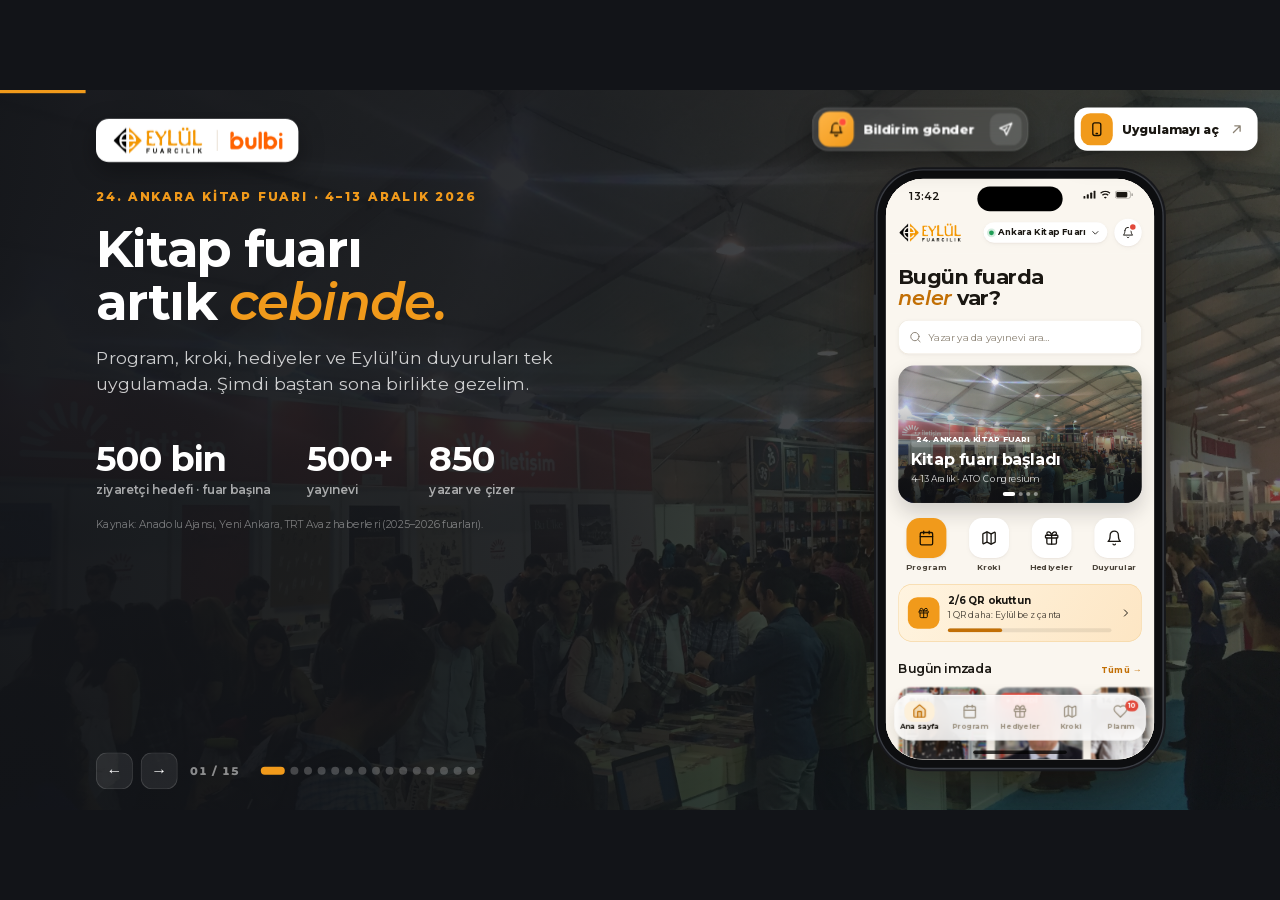
<file: index.html>
<!doctype html>
<html lang="tr">
<head>
  <meta charset="utf-8">
  <meta name="viewport" content="width=device-width, initial-scale=1">
  <title>Eylül Fuar Rehberi — Sunum</title>
  <meta name="description" content="Eylül Fuarcılık için Bulbi'nin hazırladığı mobil fuar rehberi konsept sunumu.">
  <link rel="icon" type="image/png" href="assets/eylul-fuarcilik-logo.png">
  <link rel="stylesheet" href="assets/fonts/fonts.css">
  <link rel="stylesheet" href="sunum.css?v=41">
</head>
<body>
  <div class="viewport" id="viewport">
    <div class="stage" id="stage">
      <div class="bg" id="bg"></div>
      <div class="slides" id="slides"></div>

      <div class="topbrand"><img class="eylul" src="assets/eylul-fuarcilik-logo.png" alt="Eylül Fuarcılık"><i></i><img class="bulbi" src="assets/bulbi-logo.png" alt="Bulbi"></div>
      <a class="open-app" href="app/" target="_blank" rel="noopener"><span class="oa-ico"><svg viewBox="0 0 24 24" aria-hidden="true"><rect x="6" y="2.5" width="12" height="19" rx="3"/><path d="M11 18.5h2"/></svg></span><span><b>Uygulamayı aç</b><small>Yeni sekmede, tam ekran</small></span><svg class="oa-go" viewBox="0 0 24 24" aria-hidden="true"><path d="M7 17 17 7M9 7h8v8"/></svg></a>

      <button class="demo-push" id="demo-push" type="button" aria-label="Telefona örnek bildirim gönder">
        <span class="dp-ico"><svg viewBox="0 0 24 24" aria-hidden="true"><path d="M18 9a6 6 0 0 0-12 0c0 6.5-2.5 8-2.5 8h17S18 15.5 18 9M10 20.5a2.2 2.2 0 0 0 4 0"/></svg></span>
        <span class="dp-txt"><b>Bildirim gönder</b><small>Telefona örnek bildirim</small></span>
        <span class="dp-go"><svg viewBox="0 0 24 24" aria-hidden="true"><path d="M21 3 3 10.5l7 3 3 7z"/><path d="m10 13.5 4-4"/></svg></span>
      </button>

      <div class="device" id="device" aria-label="Canlı uygulama">
        <span class="btn-l1"></span><span class="btn-l2"></span><span class="btn-r"></span>
        <div class="screen">
          <iframe id="phone" title="Eylül Fuar Rehberi uygulaması" src="app/?v=41&embed=1&reset=1#/"></iframe>
          <div class="island"></div>
          <div class="home-ind"></div>
        </div>
        <div class="device-caption">Canlı uygulama · dokunabilirsiniz</div>
      </div>

      <div class="browser" id="browser" aria-label="Organizatör paneli">
        <div class="bar"><i></i><i></i><i></i><span>panel.eylulfuar · Organizatör paneli</span></div>
        <iframe id="panel" title="Eylül organizatör paneli" data-src="panel.html"></iframe>
      </div>

      <footer class="foot">
        <div class="nav">
          <button id="prev" aria-label="Önceki slayt">←</button>
          <button id="next" aria-label="Sonraki slayt">→</button>
          <span class="count" id="count">01 / 08</span>
        </div>
        <div class="dots" id="dots"></div>
      </footer>
      <div class="progress"><b id="bar"></b></div>
    </div>
  </div>

  <aside class="notes" id="notes" hidden>
    <div class="notes-head"><strong>Konuşmacı notu</strong><span id="notes-step"></span><button id="notes-close" aria-label="Kapat">×</button></div>
    <div id="notes-body"></div>
    <small>N: notları aç/kapat · F: tam ekran · ←/→: slayt</small>
  </aside>

  <script src="assets/qrcode.min.js"></script>
  <script src="sunum.js?v=41"></script>
</body>
</html>
</file>
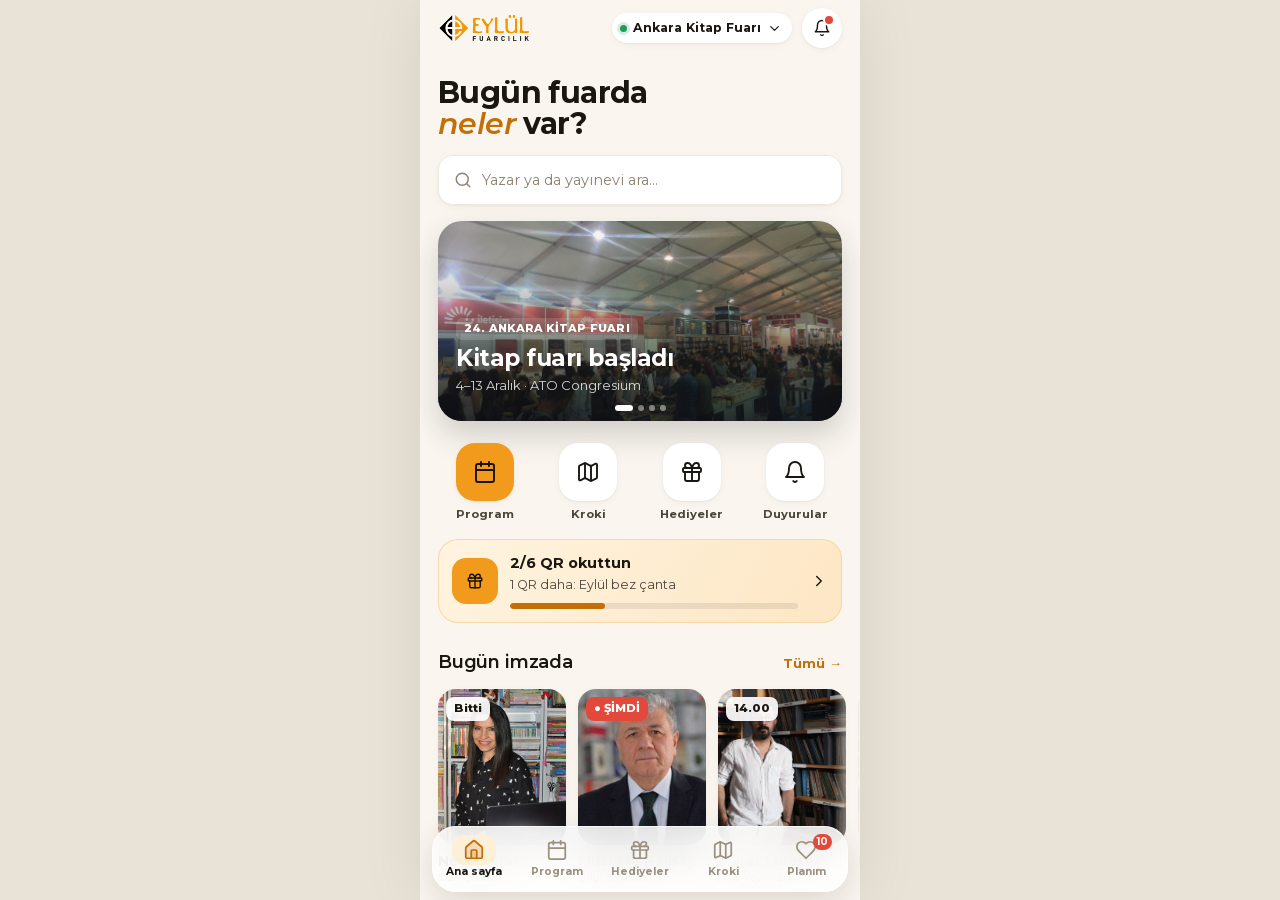
<file: app/index.html>
<!doctype html>
<html lang="tr">
<head>
  <meta charset="utf-8">
  <script>if (/\/app$/.test(location.pathname)) location.replace(location.pathname + '/' + location.search + location.hash);</script>
  <meta name="viewport" content="width=device-width, initial-scale=1, viewport-fit=cover">
  <meta name="theme-color" content="#faf6ef">
  <meta name="apple-mobile-web-app-capable" content="yes">
  <title>Eylül Fuar Rehberi</title>
  <link rel="icon" type="image/png" href="../assets/eylul-fuarcilik-logo.png">
  <link rel="stylesheet" href="style.css?v=41">
</head>
<body>
  <div class="app" id="app">
    <div class="fake-status" aria-hidden="true">
      <span id="clock">13:42</span>
      <span class="ind">
        <svg viewBox="0 0 18 12"><rect x="0" y="8" width="3" height="4" rx="1"/><rect x="5" y="5.5" width="3" height="6.5" rx="1"/><rect x="10" y="3" width="3" height="9" rx="1"/><rect x="15" y="0" width="3" height="12" rx="1"/></svg>
        <svg viewBox="0 0 16 12"><path d="M8 2.2c2.4 0 4.6.9 6.2 2.5l1.3-1.4C13.5 1.3 10.9.2 8 .2S2.5 1.3.5 3.3l1.3 1.4C3.4 3.1 5.6 2.2 8 2.2zm0 3.9c1.4 0 2.6.5 3.5 1.4l1.4-1.4C11.6 4.8 9.9 4.1 8 4.1s-3.6.7-4.9 2l1.4 1.4c.9-.9 2.1-1.4 3.5-1.4zM8 12l2.2-2.2c-1.2-1.2-3.2-1.2-4.4 0z"/></svg>
        <svg viewBox="0 0 27 12"><rect x=".5" y=".5" width="22" height="11" rx="3" fill="none" stroke="currentColor" opacity=".4"/><rect x="2" y="2" width="16" height="8" rx="1.6"/><rect x="24" y="4" width="2" height="4" rx="1" opacity=".4"/></svg>
      </span>
    </div>
    <header class="topbar" id="topbar"></header>
    <main class="view" id="view" tabindex="-1"></main>
    <nav class="tabbar" id="tabbar" aria-label="Ana menü"></nav>
    <button class="push" id="push" type="button" aria-live="assertive"></button>
    <div class="backdrop" id="backdrop"></div>
    <div class="sheet" id="sheet" role="dialog" aria-modal="true"></div>
    <div class="bookview" id="bookview" role="dialog" aria-modal="true"></div>
    <div class="scanner" id="scanner" role="dialog" aria-modal="true"></div>
    <div class="toast" id="toast" role="status"></div>
  </div>
  <script src="data.js?v=41"></script>
  <script src="app.js?v=41"></script>
</body>
</html>
</file>
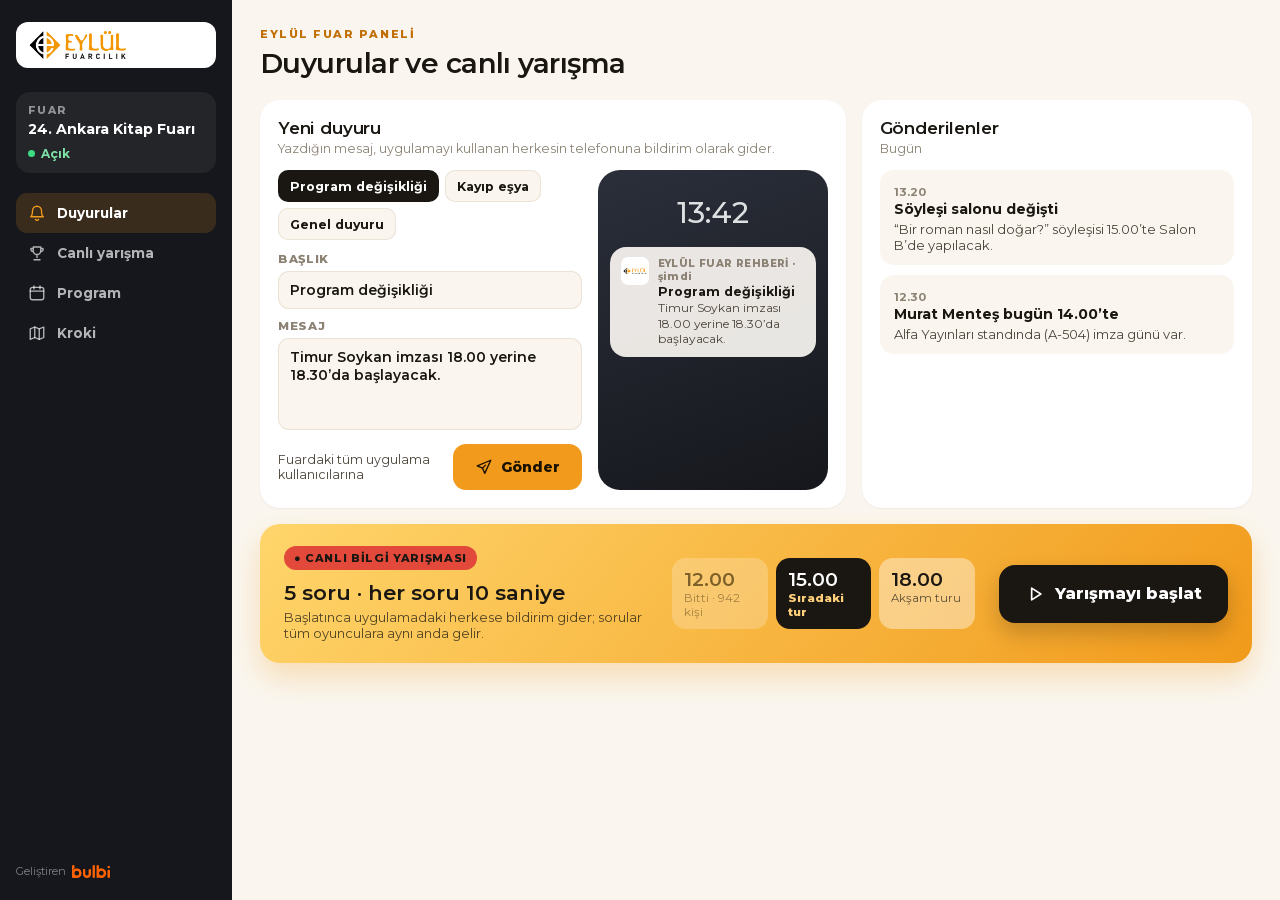
<file: panel.html>
<!doctype html>
<html lang="tr">
<head>
  <meta charset="utf-8">
  <meta name="viewport" content="width=device-width, initial-scale=1">
  <title>Eylül Fuar Paneli</title>
  <link rel="icon" type="image/png" href="assets/eylul-fuarcilik-logo.png">
  <link rel="stylesheet" href="assets/fonts/fonts.css">
  <style>
    :root {
      --paper: #faf6ef; --paper-2: #f2ebdf; --card: #fff; --ink: #1a1712; --ink-2: #4b443a; --muted: #8b8274; --line: #ebe3d6;
      --brand: #f19a1b; --brand-deep: #c26f05; --brand-soft: #fdf0d9; --night: #15171c; --ok: #1f9d55; --hot: #e2493b; --indigo: #5a57d6;
      --serif: 'Montserrat', -apple-system, 'Segoe UI', sans-serif; --sans: 'Montserrat', -apple-system, 'Segoe UI', sans-serif;
    }
    * { box-sizing: border-box; }
    html, body { margin: 0; height: 100%; }
    body { font-family: var(--sans); background: var(--paper); color: var(--ink); font-size: 14px; -webkit-font-smoothing: antialiased; }
    button, input, select, textarea { font: inherit; color: inherit; }
    button { cursor: pointer; border: 0; background: none; padding: 0; }
    .shell { display: grid; grid-template-columns: 232px 1fr; min-height: 100%; }
    aside { background: var(--night); color: #fff; padding: 22px 16px; display: flex; flex-direction: column; gap: 6px; }
    aside .logo { background: #fff; border-radius: 12px; padding: 9px 12px; margin-bottom: 18px; }
    aside .logo img { height: 28px; display: block; }
    aside .fair { padding: 12px; border-radius: 14px; background: rgba(255,255,255,.06); margin-bottom: 14px; }
    aside .fair small { display: block; font-size: 10.5px; letter-spacing: .14em; color: rgba(255,255,255,.5); font-weight: 800; }
    aside .fair b { display: block; margin-top: 3px; font-size: 14px; }
    aside .fair span { display: inline-flex; align-items: center; gap: 6px; margin-top: 8px; font-size: 12px; color: #7ee2a8; font-weight: 700; }
    aside .fair span::before { content: ''; width: 7px; height: 7px; border-radius: 50%; background: #3ddc84; }
    aside nav button { display: flex; width: 100%; align-items: center; gap: 11px; padding: 11px 12px; border-radius: 11px; color: rgba(255,255,255,.68); font-weight: 700; font-size: 13.5px; }
    aside nav button.on { background: rgba(241,154,27,.16); color: #fff; }
    aside nav button.on svg { color: var(--brand); }
    aside nav svg, .i { width: 18px; height: 18px; fill: none; stroke: currentColor; stroke-width: 1.8; stroke-linecap: round; stroke-linejoin: round; flex: none; }
    aside nav .n { margin-left: auto; background: var(--hot); color: #fff; font-size: 11px; padding: 1px 7px; border-radius: 8px; }
    aside .credit { margin-top: auto; font-size: 11px; color: rgba(255,255,255,.45); display: flex; align-items: center; gap: 6px; }
    aside .credit img { height: 13px; }
    main { padding: 24px 28px 34px; overflow: auto; }
    .head { display: flex; align-items: flex-end; justify-content: space-between; gap: 20px; margin-bottom: 20px; }
    .head small { font-size: 11px; letter-spacing: .14em; color: var(--brand-deep); font-weight: 800; }
    .head h1 { font-family: var(--serif); font-size: 28px; font-weight: 600; letter-spacing: -.02em; margin: 4px 0 0; }
    .head .live { display: inline-flex; align-items: center; gap: 8px; height: 36px; padding: 0 14px; border-radius: 11px; background: var(--card); box-shadow: inset 0 0 0 1px var(--line); font-weight: 700; font-size: 13px; }
    .head .live::before { content: ''; width: 8px; height: 8px; border-radius: 50%; background: var(--hot); animation: bl 1.4s infinite; }
    @keyframes bl { 50% { opacity: .2; } }
    .kpis { display: grid; grid-template-columns: repeat(5, 1fr); gap: 12px; margin-bottom: 14px; }
    .kpi { background: var(--card); border-radius: 18px; padding: 15px 16px; box-shadow: 0 1px 2px rgba(40,28,10,.05); }
    .kpi small { display: block; color: var(--muted); font-weight: 700; font-size: 12px; }
    .kpi b { display: block; font-family: var(--serif); font-size: 26px; font-weight: 600; letter-spacing: -.02em; margin-top: 4px; line-height: 1; }
    .kpi em { font-style: normal; font-size: 12px; font-weight: 800; color: var(--ok); }
    .grid { display: grid; grid-template-columns: 1.15fr 1fr; gap: 14px; }
    .card { background: var(--card); border-radius: 20px; padding: 18px; box-shadow: 0 1px 2px rgba(40,28,10,.05); }
    .card h2 { font-family: var(--serif); font-size: 17px; font-weight: 600; margin: 0 0 3px; letter-spacing: -.01em; }
    .card .sub { color: var(--muted); font-size: 12.5px; margin: 0 0 14px; }
    .tpl { display: flex; gap: 6px; flex-wrap: wrap; margin-bottom: 12px; }
    .tpl button { height: 32px; padding: 0 12px; border-radius: 10px; background: var(--paper); box-shadow: inset 0 0 0 1px var(--line); font-weight: 700; font-size: 12.5px; }
    .tpl button.on { background: var(--ink); color: #fff; box-shadow: none; }
    label.f { display: block; margin-bottom: 10px; }
    label.f span { display: block; font-size: 11.5px; font-weight: 800; color: var(--muted); letter-spacing: .06em; text-transform: uppercase; margin-bottom: 5px; }
    label.f input, label.f textarea, label.f select { width: 100%; border: 0; border-radius: 11px; background: var(--paper); box-shadow: inset 0 0 0 1px var(--line); padding: 10px 12px; font-weight: 600; outline: none; resize: none; }
    label.f input:focus, label.f textarea:focus { box-shadow: inset 0 0 0 2px var(--brand); }
    .compose { display: grid; grid-template-columns: 1fr 230px; gap: 16px; }
    .preview { background: linear-gradient(160deg, #2b2f3a, #15171c); border-radius: 22px; padding: 16px 12px; display: flex; flex-direction: column; gap: 10px; }
    .preview .time { color: rgba(255,255,255,.85); text-align: center; font-family: var(--serif); font-size: 30px; font-weight: 500; margin: 8px 0 6px; }
    .pv { background: rgba(250,247,242,.92); border-radius: 16px; padding: 10px 11px; display: flex; gap: 9px; }
    .pv img { width: 28px; height: 28px; border-radius: 7px; background: #fff; object-fit: contain; padding: 2px; flex: none; }
    .pv small { display: block; font-size: 10px; color: var(--muted); font-weight: 800; letter-spacing: .04em; }
    .pv b { display: block; font-size: 12.5px; margin-top: 1px; }
    .pv p { margin: 1px 0 0; font-size: 12px; color: var(--ink-2); line-height: 1.3; }
    .reach { display: flex; align-items: center; justify-content: space-between; gap: 12px; margin-top: 4px; }
    .reach div { font-size: 12.5px; color: var(--ink-2); }
    .reach b { font-size: 16px; }
    .send { height: 46px; padding: 0 22px; border-radius: 13px; background: var(--brand); color: #1a1100; font-weight: 800; display: inline-flex; align-items: center; gap: 8px; transition: transform .1s; }
    .send:active { transform: scale(.97); }
    .send.sent { background: var(--ok); color: #fff; }
    .zones { display: grid; grid-template-columns: repeat(5, 1fr); gap: 6px; }
    .zone { height: 64px; border-radius: 12px; padding: 8px 10px; display: flex; flex-direction: column; justify-content: space-between; color: #fff; font-size: 11.5px; font-weight: 700; }
    .zone b { font-family: var(--serif); font-size: 18px; font-weight: 600; }
    .bars { display: flex; align-items: flex-end; gap: 6px; height: 120px; margin-top: 10px; }
    .bars div { flex: 1; display: flex; flex-direction: column; align-items: center; gap: 5px; height: 100%; justify-content: flex-end; }
    .bars span { width: 100%; border-radius: 6px 6px 2px 2px; background: #efe5d4; }
    .bars span.now { background: var(--brand); }
    .bars small { font-size: 10.5px; color: var(--muted); font-weight: 700; }
    table { width: 100%; border-collapse: collapse; }
    th { text-align: left; font-size: 11px; color: var(--muted); letter-spacing: .08em; text-transform: uppercase; font-weight: 800; padding: 0 8px 8px; }
    td { padding: 9px 8px; border-top: 1px solid var(--line); font-weight: 600; font-size: 13.5px; vertical-align: middle; }
    td .who { white-space: nowrap; display: flex; align-items: center; gap: 10px; }
    td .who img { width: 34px; height: 34px; border-radius: 50%; object-fit: cover; }
    .pill { white-space: nowrap; display: inline-flex; align-items: center; height: 22px; padding: 0 8px; border-radius: 6px; font-size: 11px; font-weight: 800; }
    .pill.hot { background: #fde4e1; color: #b8291c; }
    .pill.ok { background: #dff3e6; color: #157a40; }
    .pill.wait { background: var(--brand-soft); color: #a85a00; }
    .mini { white-space: nowrap; height: 30px; padding: 0 11px; border-radius: 9px; background: var(--ink); color: #fff; font-weight: 800; font-size: 12px; }
    .rank { display: flex; flex-direction: column; gap: 9px; }
    .rank div { display: grid; grid-template-columns: 22px 1fr 54px; align-items: center; gap: 8px; font-weight: 700; font-size: 13px; }
    .rank i { display: block; height: 8px; border-radius: 4px; background: linear-gradient(90deg, var(--brand), #ffd38a); }
    .rank em { font-style: normal; color: var(--muted); font-size: 12px; text-align: right; }
    .row3 { display: grid; grid-template-columns: 1.4fr 1fr 1fr; gap: 14px; margin-top: 14px; }
    .toast { position: fixed; right: 24px; bottom: 24px; background: var(--ink); color: #fff; padding: 12px 16px; border-radius: 13px; font-weight: 700; transform: translateY(20px); opacity: 0; transition: .3s; }
    .toast.show { transform: none; opacity: 1; }
  .layout { display: grid; grid-template-columns: 1.5fr 1fr; gap: 16px; }
    .sent { display: flex; flex-direction: column; gap: 10px; }
    .sent div { padding: 12px 14px; border-radius: 14px; background: var(--paper); }
    .sent b { display: block; font-size: 14px; }
    .sent p { margin: 3px 0 0; font-size: 13px; color: var(--ink-2); }
    .sent small { font-size: 11.5px; color: var(--muted); font-weight: 700; }
    .quiz-panel { margin-top: 16px; display: grid; grid-template-columns: 1.2fr 1fr auto; gap: 24px; align-items: center; padding: 22px 24px; border-radius: 20px; color: var(--ink); background: linear-gradient(130deg, #ffd56b, #f19a1b); box-shadow: 0 14px 30px rgba(241, 154, 27, .28); }
    .quiz-panel .lp { display: inline-flex; align-items: center; gap: 6px; height: 24px; padding: 0 10px; border-radius: 99px; background: #e2493b; font-size: 11px; font-weight: 800; letter-spacing: .06em; }
    .quiz-panel h2 { font-family: var(--serif); font-size: 21px; font-weight: 600; margin: 10px 0 4px; }
    .quiz-panel p { margin: 0; font-size: 13px; color: rgba(26,23,18,.75); }
    .sess-row { display: flex; gap: 8px; }
    .sess-row div { flex: 1; padding: 10px 12px; border-radius: 14px; background: rgba(255,255,255,.4); }
    .sess-row b { display: block; font-family: var(--serif); font-size: 19px; font-weight: 600; }
    .sess-row small { display: block; font-size: 11.5px; color: rgba(26,23,18,.7); }
    .sess-row .now { background: var(--ink); color: #fff; }
    .sess-row .now small { color: #ffcf7a; font-weight: 800; }
    .sess-row .done { opacity: .55; }
    .quiz-go { height: 58px; padding: 0 26px; border-radius: 16px; background: var(--ink); color: #fff; font-weight: 800; font-size: 16px; display: inline-flex; align-items: center; gap: 10px; box-shadow: 0 10px 22px rgba(0,0,0,.2); white-space: nowrap; }
    .quiz-go.live { background: #fff; color: var(--ink); }
    .quiz-go svg { width: 20px; height: 20px; fill: none; stroke: currentColor; stroke-width: 2; stroke-linecap: round; stroke-linejoin: round; }
  </style>
</head>
<body>
<div class="shell">
  <aside>
    <div class="logo"><img src="assets/eylul-fuarcilik-logo.png" alt="Eylül Fuarcılık"></div>
    <div class="fair"><small>FUAR</small><b>24. Ankara Kitap Fuarı</b><span>Açık</span></div>
    <nav>
      <button class="on"><svg viewBox="0 0 24 24"><path d="M18 9a6 6 0 0 0-12 0c0 6.5-2.5 8-2.5 8h17S18 15.5 18 9M10 20.5a2.2 2.2 0 0 0 4 0"/></svg>Duyurular</button>
      <button><svg viewBox="0 0 24 24"><path d="M7 4h10v5a5 5 0 0 1-10 0zM7 6H4a3 3 0 0 0 3 4M17 6h3a3 3 0 0 1-3 4M12 14v4M8 21h8"/></svg>Canlı yarışma</button>
      <button><svg viewBox="0 0 24 24"><rect x="3" y="4.5" width="18" height="16.5" rx="3"/><path d="M8 2.5v4M16 2.5v4M3 9.5h18"/></svg>Program</button>
      <button><svg viewBox="0 0 24 24"><path d="m9 4-6 2.5v14L9 18l6 2.5 6-2.5v-14L15 6.5z"/><path d="M9 4v14M15 6.5v14"/></svg>Kroki</button>
    </nav>
    <div class="credit">Geliştiren <img src="assets/bulbi-logo.png" alt="Bulbi"></div>
  </aside>
  <main>
    <div class="head">
      <div><small>EYLÜL FUAR PANELİ</small><h1>Duyurular ve canlı yarışma</h1></div>
    </div>
    <div class="layout">
      <div class="card">
        <h2>Yeni duyuru</h2>
        <p class="sub">Yazdığın mesaj, uygulamayı kullanan herkesin telefonuna bildirim olarak gider.</p>
        <div class="compose">
          <div>
            <div class="tpl" id="tpl">
              <button class="on" data-t="0">Program değişikliği</button>
              <button data-t="1">Kayıp eşya</button>
              <button data-t="2">Genel duyuru</button>
            </div>
            <label class="f"><span>Başlık</span><input id="title" maxlength="48"></label>
            <label class="f"><span>Mesaj</span><textarea id="body" rows="4" maxlength="140"></textarea></label>
            <div class="reach"><div>Fuardaki tüm uygulama kullanıcılarına</div><button class="send" id="send"><svg class="i" viewBox="0 0 24 24"><path d="M21 3 3 10.5l7 3 3 7z"/><path d="m10 13.5 4-4"/></svg>Gönder</button></div>
          </div>
          <div class="preview">
            <div class="time">13:42</div>
            <div class="pv"><img src="assets/eylul-fuarcilik-logo.png" alt=""><div><small>EYLÜL FUAR REHBERİ · şimdi</small><b id="pv-t"></b><p id="pv-b"></p></div></div>
          </div>
        </div>
      </div>
      <div class="card">
        <h2>Gönderilenler</h2>
        <p class="sub">Bugün</p>
        <div class="sent" id="sent">
          <div><small>13.20</small><b>Söyleşi salonu değişti</b><p>“Bir roman nasıl doğar?” söyleşisi 15.00’te Salon B’de yapılacak.</p></div>
          <div><small>12.30</small><b>Murat Menteş bugün 14.00’te</b><p>Alfa Yayınları standında (A-504) imza günü var.</p></div>
        </div>
      </div>
    </div>
    <div class="quiz-panel">
      <div><span class="lp">● CANLI BİLGİ YARIŞMASI</span><h2>5 soru · her soru 10 saniye</h2><p>Başlatınca uygulamadaki herkese bildirim gider; sorular tüm oyunculara aynı anda gelir.</p></div>
      <div class="sess-row"><div class="done"><b>12.00</b><small>Bitti · 942 kişi</small></div><div class="now"><b>15.00</b><small>Sıradaki tur</small></div><div><b>18.00</b><small>Akşam turu</small></div></div>
      <button class="quiz-go" id="quiz-go"><svg viewBox="0 0 24 24"><path d="m8 5 11 7-11 7z"/></svg><span>Yarışmayı başlat</span></button>
    </div>
  </main>
</div>
<div class="toast" id="toast"></div>
<script>
  const $ = s => document.querySelector(s);
  const esc = v => String(v).replace(/[&<>"']/g, c => ({ '&': '&amp;', '<': '&lt;', '>': '&gt;', '"': '&quot;', "'": '&#39;' }[c]));
  const TEMPLATES = [
    { type: 'change', title: 'Program değişikliği', body: 'Timur Soykan imzası 18.00 yerine 18.30’da başlayacak.', link: '#/etkinlik/e11' },
    { type: 'eylul', title: 'Kayıp eşya', body: 'Mavi bir sırt çantası Danışma’ya teslim edildi. Girişin hemen sağında.', link: '#/harita?yer=danisma' },
    { type: 'eylul', title: 'Hoş geldiniz', body: 'Fuarımız bugün 20.00’ye kadar açık. Programa uygulamadan ulaşabilirsiniz.', link: '#/program' }
  ];
  let cur = 0;
  function setTpl(i) {
    cur = i; const t = TEMPLATES[i];
    document.querySelectorAll('#tpl button').forEach(b => b.classList.toggle('on', Number(b.dataset.t) === i));
    $('#title').value = t.title; $('#body').value = t.body; sync();
  }
  function sync() { $('#pv-t').textContent = $('#title').value; $('#pv-b').textContent = $('#body').value; }
  $('#tpl').addEventListener('click', e => { const b = e.target.closest('button'); if (b) setTpl(Number(b.dataset.t)); });
  ['title', 'body'].forEach(id => $('#' + id).addEventListener('input', sync));
  let bc; try { bc = new BroadcastChannel('eylul-demo'); } catch {}
  $('#send').addEventListener('click', () => {
    const t = TEMPLATES[cur];
    const notice = { type: t.type, title: $('#title').value, body: $('#body').value, link: t.link, nid: Date.now() + '-' + Math.random() };
    bc && bc.postMessage({ type: 'push', notice });
    parent !== window && parent.postMessage({ type: 'panel-push', notice }, '*');
    $('#sent').insertAdjacentHTML('afterbegin', `<div><small>şimdi</small><b>${esc(notice.title)}</b><p>${esc(notice.body)}</p></div>`);
    const b = $('#send'); b.classList.add('sent'); b.lastChild.textContent = 'Gönderildi ✓';
    toast('Duyuru gönderildi');
    setTimeout(() => { b.classList.remove('sent'); b.lastChild.textContent = 'Gönder'; }, 2200);
  });
  function toast(m) { const t = $('#toast'); t.textContent = m; t.classList.add('show'); setTimeout(() => t.classList.remove('show'), 2200); }
  $('#quiz-go').addEventListener('click', () => {
    const msg = { type: 'quiz-live', nid: Date.now() + '-' + Math.random() };
    bc && bc.postMessage(msg);
    parent !== window && parent.postMessage({ type: 'panel-quiz', nid: msg.nid }, '*');
    const b = $('#quiz-go'); b.classList.add('live'); b.lastChild.textContent = 'Yarışma canlıda ●';
    $('#sent').insertAdjacentHTML('afterbegin', `<div><small>şimdi</small><b>Canlı yarışma başladı!</b><p>1.284 kişi bekliyor. İlk soru 3 saniye içinde geliyor.</p></div>`);
    toast('Canlı yarışma başlatıldı · 1.284 oyuncu');
    setTimeout(() => { b.classList.remove('live'); b.lastChild.textContent = 'Yarışmayı başlat'; }, 6000);
  });
  setTpl(0);
</script>
</body>
</html>
</file>
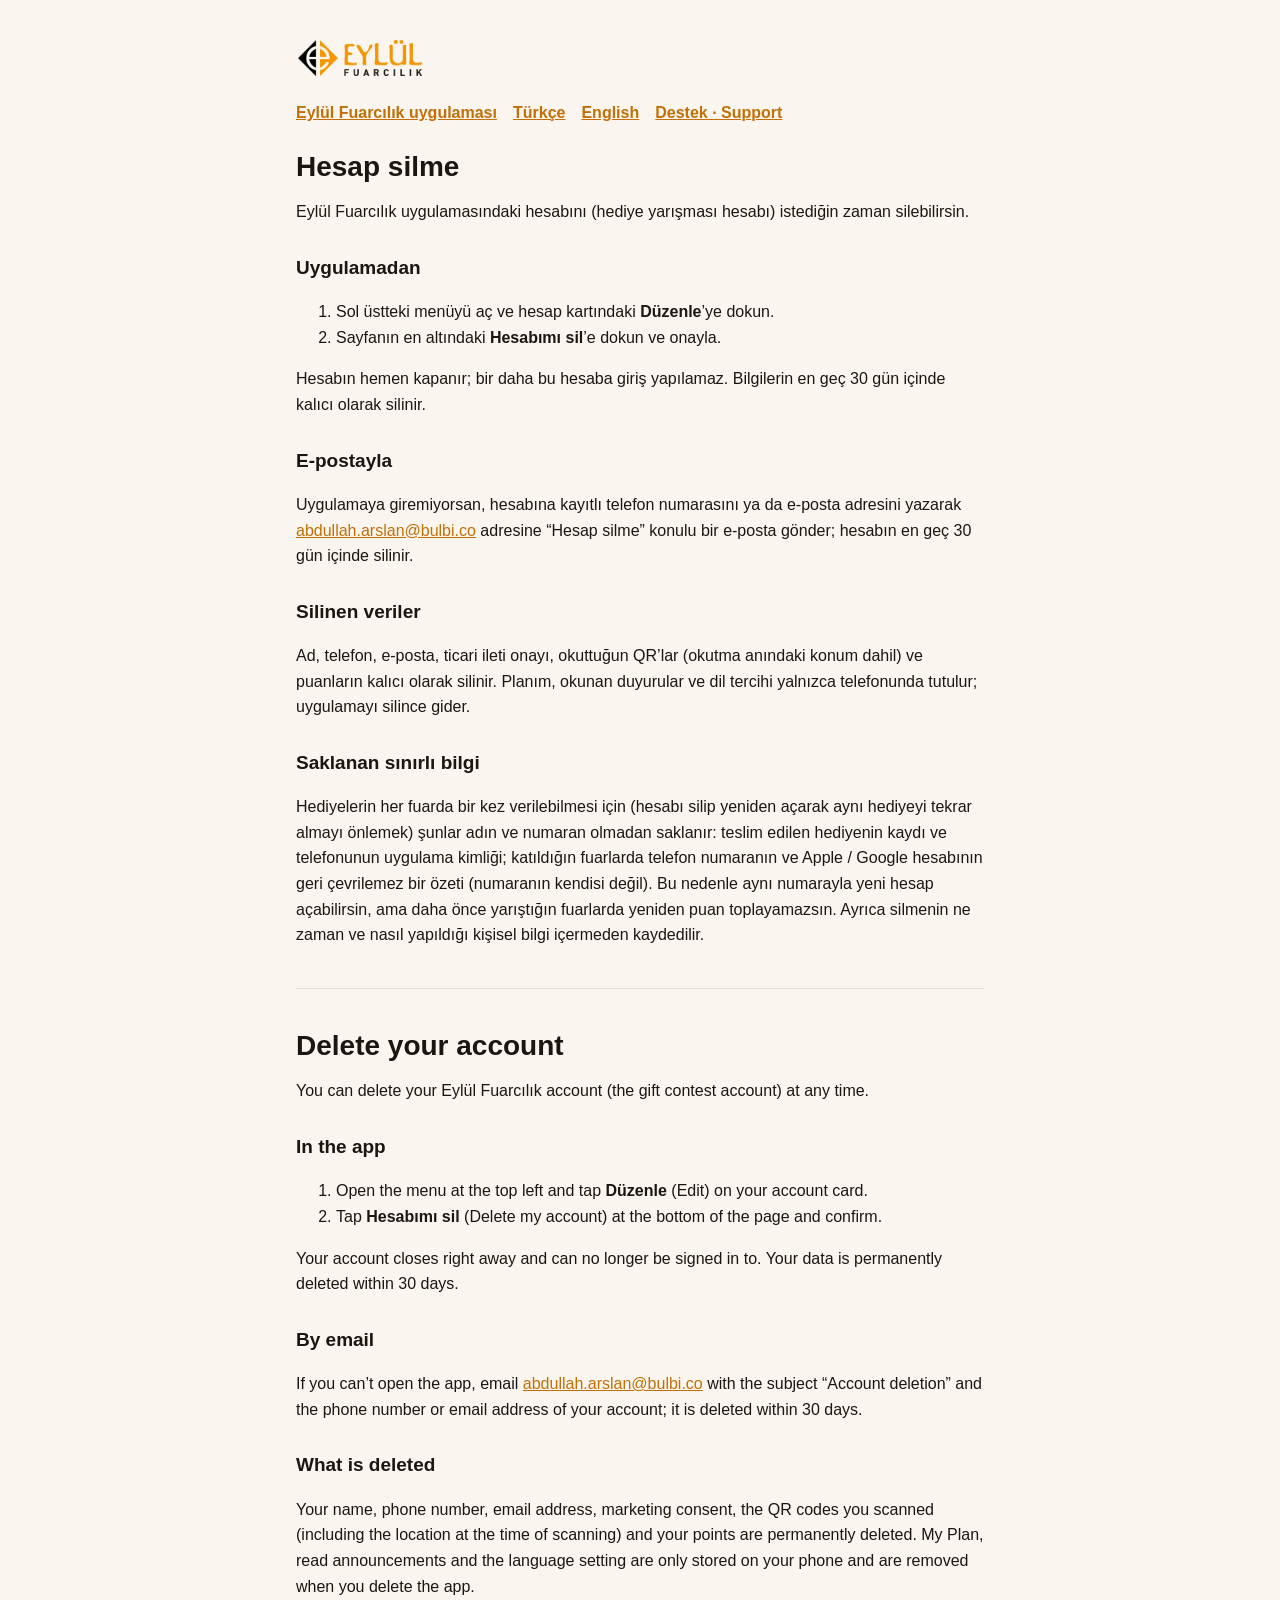
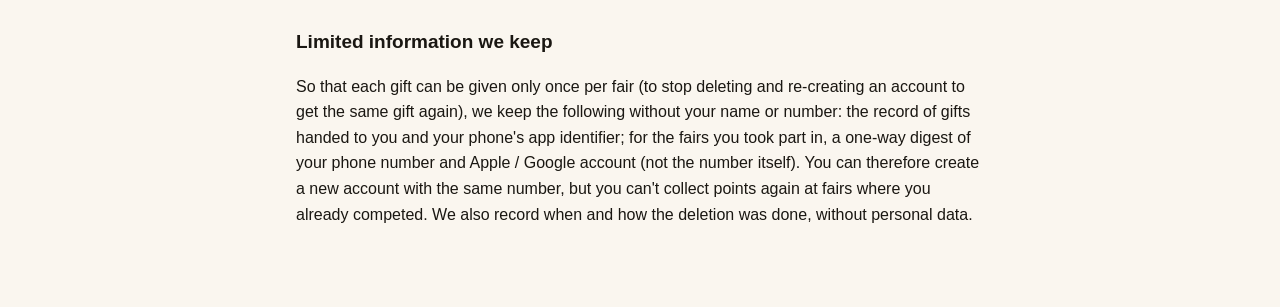
<file: legal/delete-account.html>
<!doctype html>
<html lang="tr">
<head>
<meta charset="utf-8">
<meta name="viewport" content="width=device-width, initial-scale=1">
<meta name="description" content="Eylül Fuarcılık uygulamasında hesabınızı nasıl silersiniz: uygulamadan ya da e-postayla, silinen ve saklanan veriler. How to delete your account.">
<link rel="canonical" href="https://fuar.bulbi.co/uploads/legal/delete-account.html">
<title>Hesap silme · Eylül Fuarcılık</title>
<link rel="icon" type="image/png" href="../assets/eylul-fuarcilik-logo.png">
<link rel="stylesheet" href="style.css">
</head>
<body>
<main>
  <header><img src="../assets/eylul-fuarcilik-logo.png" alt="Eylül Fuarcılık"></header>
  <nav><a href="https://fuar.bulbi.co/">Eylül Fuarcılık uygulaması</a><a href="#tr">Türkçe</a><a href="#en">English</a><a href="support.html">Destek · Support</a></nav>

  <section id="tr">
    <h1>Hesap silme</h1>
    <p>Eylül Fuarcılık uygulamasındaki hesabını (hediye yarışması hesabı) istediğin zaman silebilirsin.</p>
    <h2>Uygulamadan</h2>
    <ol>
      <li>Sol üstteki menüyü aç ve hesap kartındaki <strong>Düzenle</strong>’ye dokun.</li>
      <li>Sayfanın en altındaki <strong>Hesabımı sil</strong>’e dokun ve onayla.</li>
    </ol>
    <p>Hesabın hemen kapanır; bir daha bu hesaba giriş yapılamaz. Bilgilerin en geç 30 gün içinde kalıcı olarak silinir.</p>
    <h2>E-postayla</h2>
    <p>Uygulamaya giremiyorsan, hesabına kayıtlı telefon numarasını ya da e-posta adresini yazarak
      <a href="mailto:abdullah.arslan@bulbi.co?subject=Hesap%20silme%20-%20Ey%C3%BCl%20Fuarc%C4%B1l%C4%B1k">abdullah.arslan@bulbi.co</a>
      adresine “Hesap silme” konulu bir e-posta gönder; hesabın en geç 30 gün içinde silinir.</p>
    <h2>Silinen veriler</h2>
    <p>Ad, telefon, e-posta, ticari ileti onayı, okuttuğun QR’lar (okutma anındaki konum dahil) ve puanların kalıcı olarak
      silinir. Planım, okunan duyurular ve dil tercihi yalnızca telefonunda tutulur; uygulamayı silince gider.</p>
    <h2>Saklanan sınırlı bilgi</h2>
    <p>Hediyelerin her fuarda bir kez verilebilmesi için (hesabı silip yeniden açarak aynı hediyeyi tekrar almayı önlemek)
      şunlar adın ve numaran olmadan saklanır: teslim edilen hediyenin kaydı ve telefonunun uygulama kimliği; katıldığın
      fuarlarda telefon numaranın ve Apple / Google hesabının geri çevrilemez bir özeti (numaranın kendisi değil). Bu nedenle
      aynı numarayla yeni hesap açabilirsin, ama daha önce yarıştığın fuarlarda yeniden puan toplayamazsın. Ayrıca silmenin
      ne zaman ve nasıl yapıldığı kişisel bilgi içermeden kaydedilir.</p>
  </section>

  <hr>

  <section id="en" lang="en">
    <h1>Delete your account</h1>
    <p>You can delete your Eylül Fuarcılık account (the gift contest account) at any time.</p>
    <h2>In the app</h2>
    <ol>
      <li>Open the menu at the top left and tap <strong>Düzenle</strong> (Edit) on your account card.</li>
      <li>Tap <strong>Hesabımı sil</strong> (Delete my account) at the bottom of the page and confirm.</li>
    </ol>
    <p>Your account closes right away and can no longer be signed in to. Your data is permanently deleted within 30 days.</p>
    <h2>By email</h2>
    <p>If you can’t open the app, email
      <a href="mailto:abdullah.arslan@bulbi.co?subject=Account%20deletion%20-%20Ey%C3%BCl%20Fuarc%C4%B1l%C4%B1k">abdullah.arslan@bulbi.co</a>
      with the subject “Account deletion” and the phone number or email address of your account; it is deleted within 30 days.</p>
    <h2>What is deleted</h2>
    <p>Your name, phone number, email address, marketing consent, the QR codes you scanned (including the location at the time
      of scanning) and your points are permanently deleted. My Plan, read announcements and the language setting are only
      stored on your phone and are removed when you delete the app.</p>
    <h2>Limited information we keep</h2>
    <p>So that each gift can be given only once per fair (to stop deleting and re-creating an account to get the same gift
      again), we keep the following without your name or number: the record of gifts handed to you and your phone's app
      identifier; for the fairs you took part in, a one-way digest of your phone number and Apple / Google account (not the
      number itself). You can therefore create a new account with the same number, but you can't collect points again at
      fairs where you already competed. We also record when and how the deletion was done, without personal data.</p>
  </section>
</main>
</body>
</html>
</file>
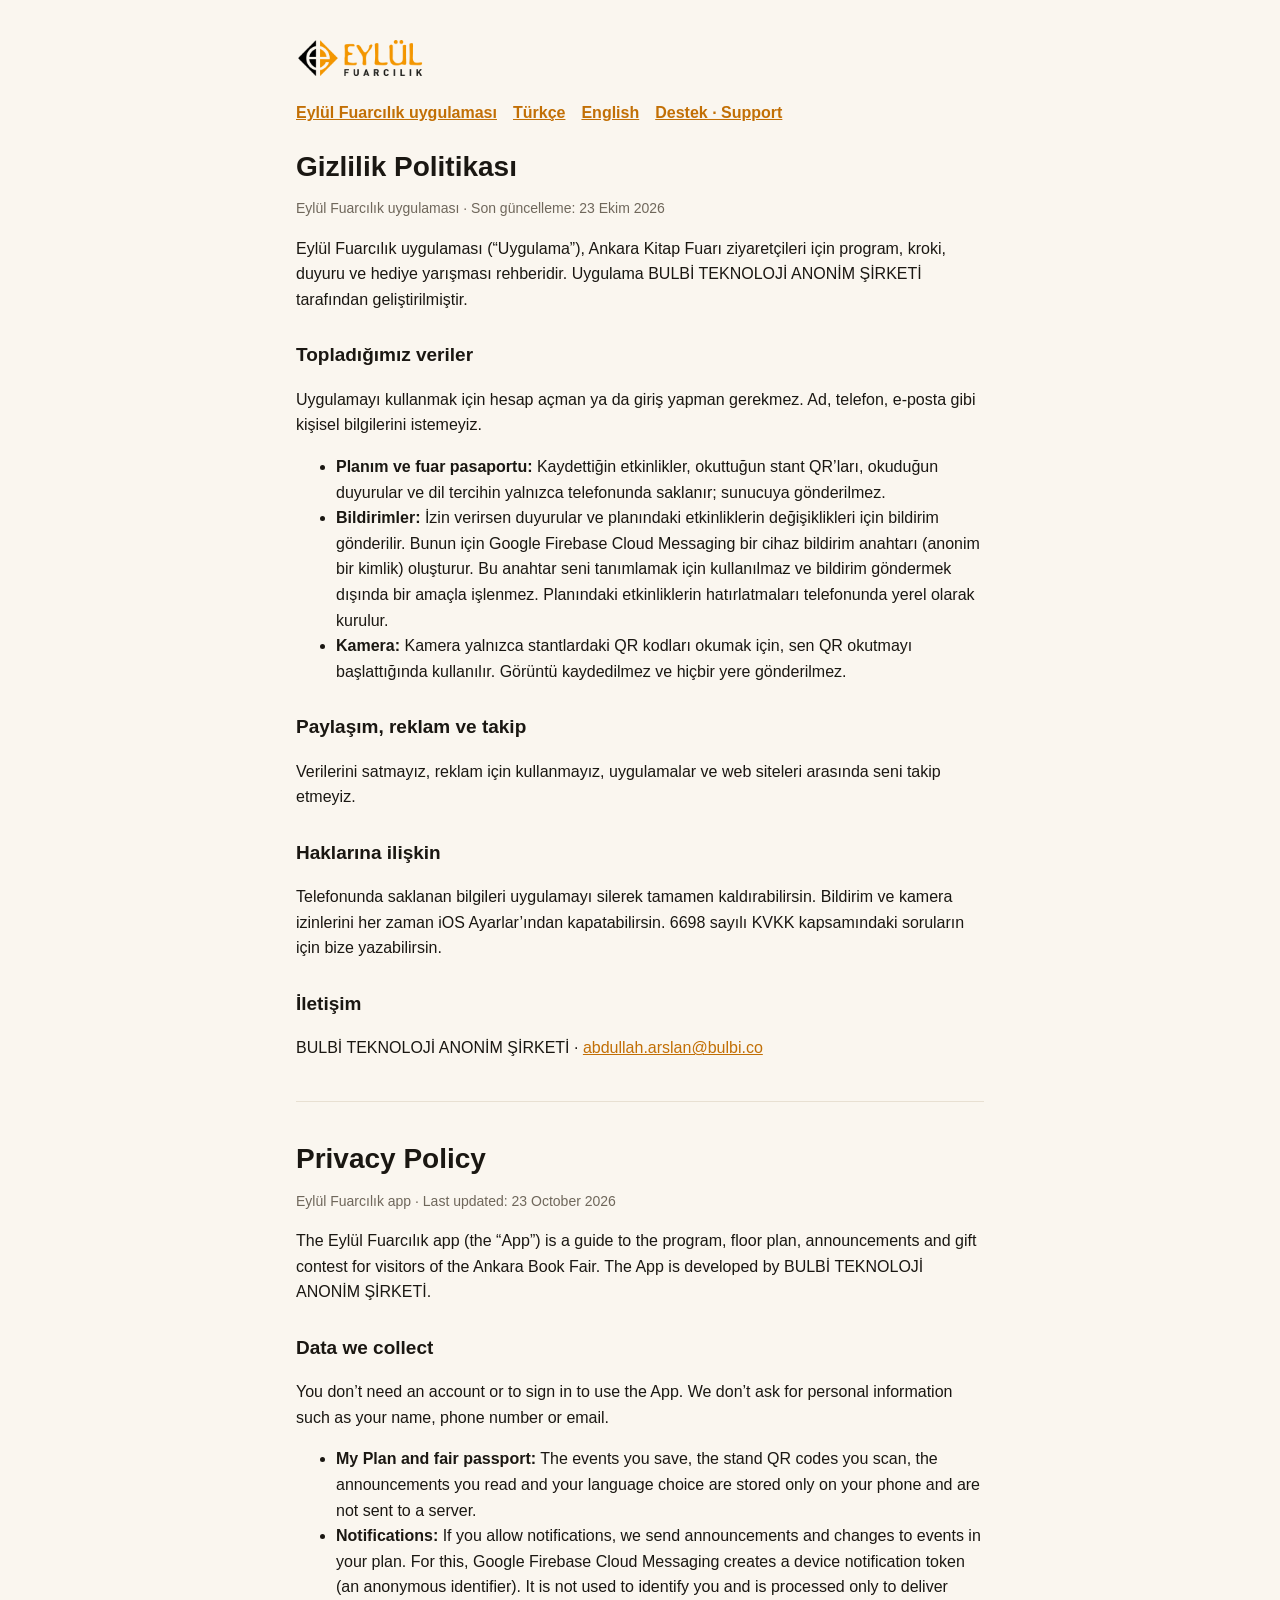
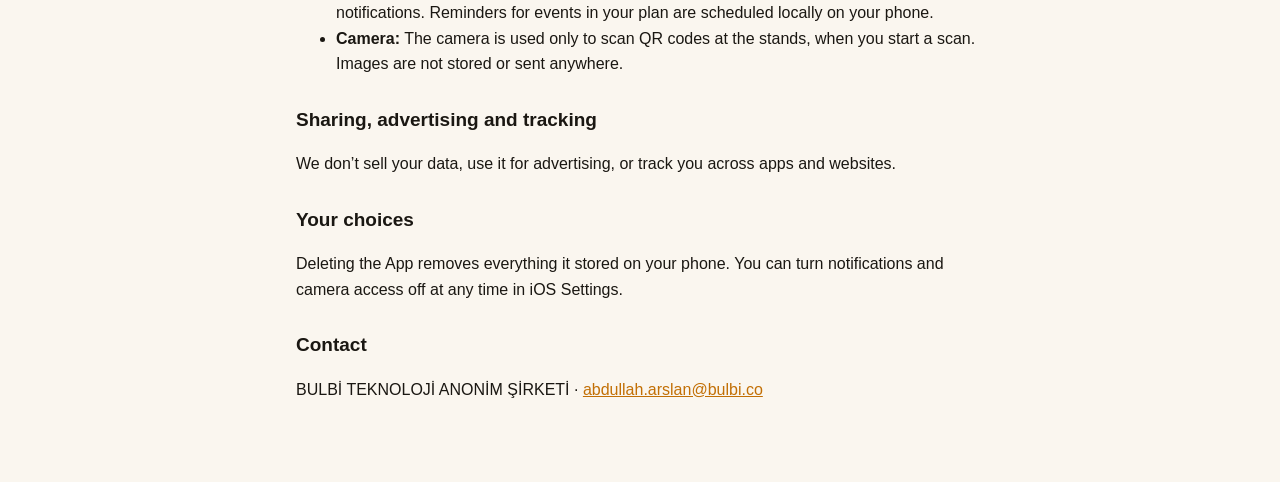
<file: legal/privacy.html>
<!doctype html>
<html lang="tr">
<head>
<meta charset="utf-8">
<meta name="viewport" content="width=device-width, initial-scale=1">
<meta name="description" content="Eylül Fuarcılık uygulaması gizlilik politikası: hangi verilerin toplandığı, nasıl kullanıldığı, paylaşım ve haklarınız. Privacy policy of the app.">
<link rel="canonical" href="https://fuar.bulbi.co/uploads/legal/privacy.html">
<title>Gizlilik Politikası · Eylül Fuarcılık</title>
<link rel="icon" type="image/png" href="../assets/eylul-fuarcilik-logo.png">
<link rel="stylesheet" href="style.css">
</head>
<body>
<main>
  <header><img src="../assets/eylul-fuarcilik-logo.png" alt="Eylül Fuarcılık"></header>
  <nav><a href="https://fuar.bulbi.co/">Eylül Fuarcılık uygulaması</a><a href="#tr">Türkçe</a><a href="#en">English</a><a href="support.html">Destek · Support</a></nav>

  <section id="tr">
    <h1>Gizlilik Politikası</h1>
    <p class="muted">Eylül Fuarcılık uygulaması · Son güncelleme: 23 Ekim 2026</p>
    <p>Eylül Fuarcılık uygulaması (“Uygulama”), Ankara Kitap Fuarı ziyaretçileri için program, kroki, duyuru ve hediye yarışması rehberidir. Uygulama BULBİ TEKNOLOJİ ANONİM ŞİRKETİ tarafından geliştirilmiştir.</p>
    <h2>Topladığımız veriler</h2>
    <p>Uygulamayı kullanmak için hesap açman ya da giriş yapman gerekmez. Ad, telefon, e-posta gibi kişisel bilgilerini istemeyiz.</p>
    <ul>
      <li><strong>Planım ve fuar pasaportu:</strong> Kaydettiğin etkinlikler, okuttuğun stant QR’ları, okuduğun duyurular ve dil tercihin yalnızca telefonunda saklanır; sunucuya gönderilmez.</li>
      <li><strong>Bildirimler:</strong> İzin verirsen duyurular ve planındaki etkinliklerin değişiklikleri için bildirim gönderilir. Bunun için Google Firebase Cloud Messaging bir cihaz bildirim anahtarı (anonim bir kimlik) oluşturur. Bu anahtar seni tanımlamak için kullanılmaz ve bildirim göndermek dışında bir amaçla işlenmez. Planındaki etkinliklerin hatırlatmaları telefonunda yerel olarak kurulur.</li>
      <li><strong>Kamera:</strong> Kamera yalnızca stantlardaki QR kodları okumak için, sen QR okutmayı başlattığında kullanılır. Görüntü kaydedilmez ve hiçbir yere gönderilmez.</li>
    </ul>
    <h2>Paylaşım, reklam ve takip</h2>
    <p>Verilerini satmayız, reklam için kullanmayız, uygulamalar ve web siteleri arasında seni takip etmeyiz.</p>
    <h2>Haklarına ilişkin</h2>
    <p>Telefonunda saklanan bilgileri uygulamayı silerek tamamen kaldırabilirsin. Bildirim ve kamera izinlerini her zaman iOS Ayarlar’ından kapatabilirsin. 6698 sayılı KVKK kapsamındaki soruların için bize yazabilirsin.</p>
    <h2>İletişim</h2>
    <p>BULBİ TEKNOLOJİ ANONİM ŞİRKETİ · <a href="mailto:abdullah.arslan@bulbi.co">abdullah.arslan@bulbi.co</a></p>
  </section>

  <hr>

  <section id="en" lang="en">
    <h1>Privacy Policy</h1>
    <p class="muted">Eylül Fuarcılık app · Last updated: 23 October 2026</p>
    <p>The Eylül Fuarcılık app (the “App”) is a guide to the program, floor plan, announcements and gift contest for visitors of the Ankara Book Fair. The App is developed by BULBİ TEKNOLOJİ ANONİM ŞİRKETİ.</p>
    <h2>Data we collect</h2>
    <p>You don’t need an account or to sign in to use the App. We don’t ask for personal information such as your name, phone number or email.</p>
    <ul>
      <li><strong>My Plan and fair passport:</strong> The events you save, the stand QR codes you scan, the announcements you read and your language choice are stored only on your phone and are not sent to a server.</li>
      <li><strong>Notifications:</strong> If you allow notifications, we send announcements and changes to events in your plan. For this, Google Firebase Cloud Messaging creates a device notification token (an anonymous identifier). It is not used to identify you and is processed only to deliver notifications. Reminders for events in your plan are scheduled locally on your phone.</li>
      <li><strong>Camera:</strong> The camera is used only to scan QR codes at the stands, when you start a scan. Images are not stored or sent anywhere.</li>
    </ul>
    <h2>Sharing, advertising and tracking</h2>
    <p>We don’t sell your data, use it for advertising, or track you across apps and websites.</p>
    <h2>Your choices</h2>
    <p>Deleting the App removes everything it stored on your phone. You can turn notifications and camera access off at any time in iOS Settings.</p>
    <h2>Contact</h2>
    <p>BULBİ TEKNOLOJİ ANONİM ŞİRKETİ · <a href="mailto:abdullah.arslan@bulbi.co">abdullah.arslan@bulbi.co</a></p>
  </section>
</main>
</body>
</html>
</file>
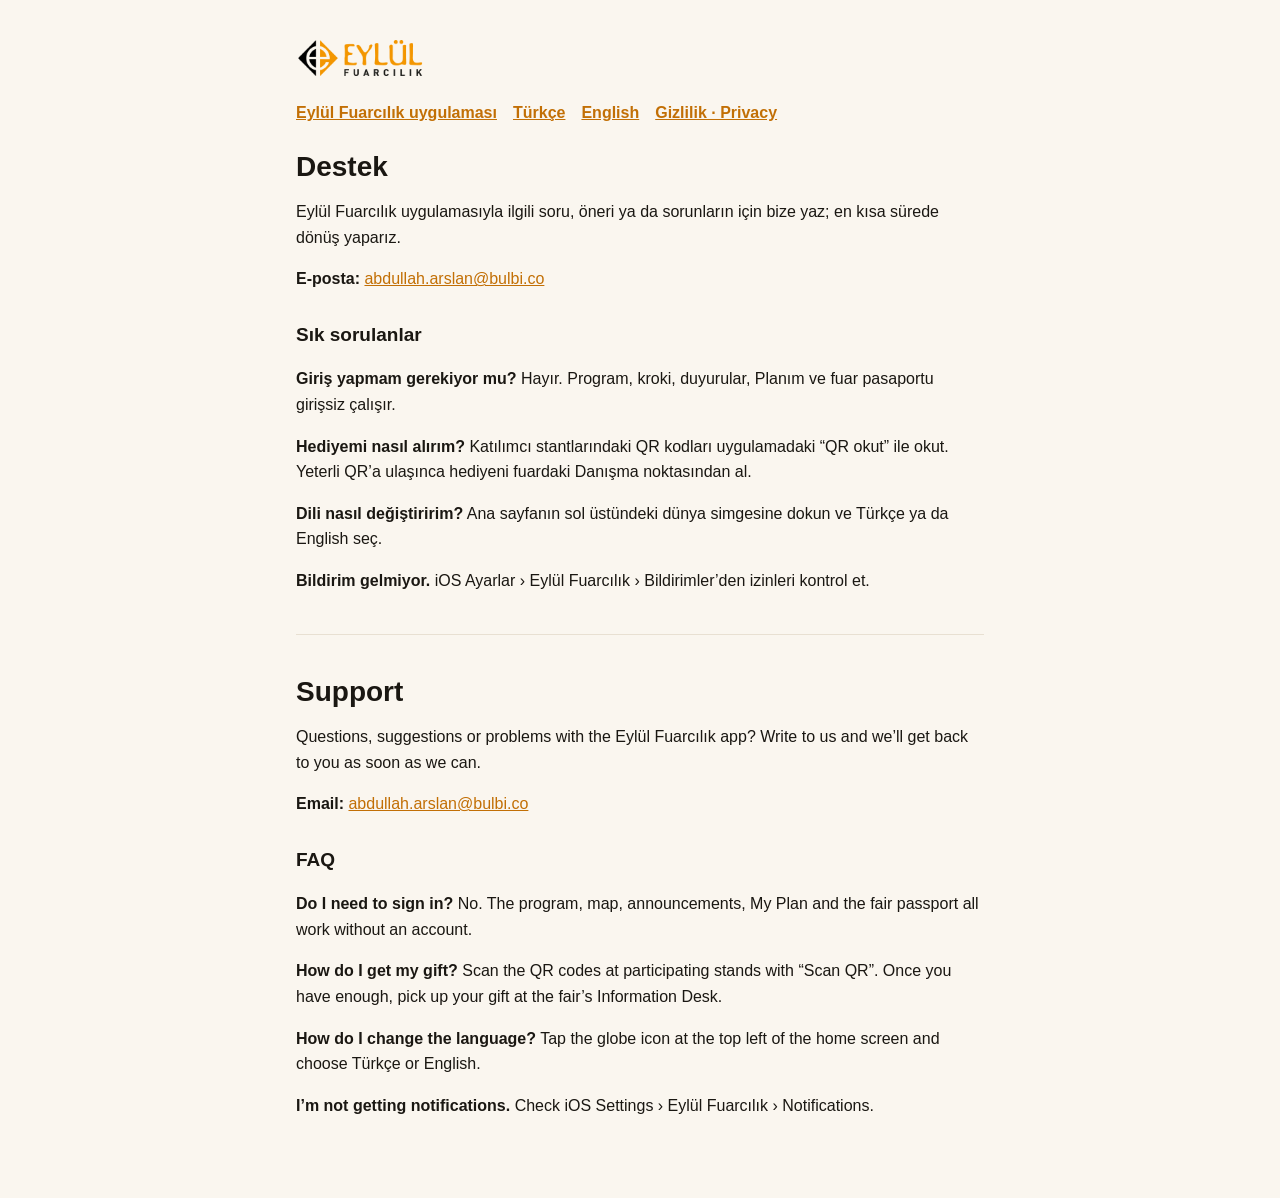
<file: legal/support.html>
<!doctype html>
<html lang="tr">
<head>
<meta charset="utf-8">
<meta name="viewport" content="width=device-width, initial-scale=1">
<meta name="description" content="Eylül Fuarcılık uygulaması destek: sık sorulan sorular, hediye yarışması, dil ve bildirim ayarları, iletişim. Support for the Eylül Fuarcılık app.">
<link rel="canonical" href="https://fuar.bulbi.co/uploads/legal/support.html">
<title>Destek · Eylül Fuarcılık</title>
<link rel="icon" type="image/png" href="../assets/eylul-fuarcilik-logo.png">
<link rel="stylesheet" href="style.css">
</head>
<body>
<main>
  <header><img src="../assets/eylul-fuarcilik-logo.png" alt="Eylül Fuarcılık"></header>
  <nav><a href="https://fuar.bulbi.co/">Eylül Fuarcılık uygulaması</a><a href="#tr">Türkçe</a><a href="#en">English</a><a href="privacy.html">Gizlilik · Privacy</a></nav>

  <section id="tr">
    <h1>Destek</h1>
    <p>Eylül Fuarcılık uygulamasıyla ilgili soru, öneri ya da sorunların için bize yaz; en kısa sürede dönüş yaparız.</p>
    <p><strong>E-posta:</strong> <a href="mailto:abdullah.arslan@bulbi.co?subject=Eyl%C3%BCl%20Fuarc%C4%B1l%C4%B1k%20uygulamas%C4%B1">abdullah.arslan@bulbi.co</a></p>
    <h2>Sık sorulanlar</h2>
    <p><strong>Giriş yapmam gerekiyor mu?</strong> Hayır. Program, kroki, duyurular, Planım ve fuar pasaportu girişsiz çalışır.</p>
    <p><strong>Hediyemi nasıl alırım?</strong> Katılımcı stantlarındaki QR kodları uygulamadaki “QR okut” ile okut. Yeterli QR’a ulaşınca hediyeni fuardaki Danışma noktasından al.</p>
    <p><strong>Dili nasıl değiştiririm?</strong> Ana sayfanın sol üstündeki dünya simgesine dokun ve Türkçe ya da English seç.</p>
    <p><strong>Bildirim gelmiyor.</strong> iOS Ayarlar › Eylül Fuarcılık › Bildirimler’den izinleri kontrol et.</p>
  </section>

  <hr>

  <section id="en" lang="en">
    <h1>Support</h1>
    <p>Questions, suggestions or problems with the Eylül Fuarcılık app? Write to us and we’ll get back to you as soon as we can.</p>
    <p><strong>Email:</strong> <a href="mailto:abdullah.arslan@bulbi.co?subject=Eyl%C3%BCl%20Fuarc%C4%B1l%C4%B1k%20app">abdullah.arslan@bulbi.co</a></p>
    <h2>FAQ</h2>
    <p><strong>Do I need to sign in?</strong> No. The program, map, announcements, My Plan and the fair passport all work without an account.</p>
    <p><strong>How do I get my gift?</strong> Scan the QR codes at participating stands with “Scan QR”. Once you have enough, pick up your gift at the fair’s Information Desk.</p>
    <p><strong>How do I change the language?</strong> Tap the globe icon at the top left of the home screen and choose Türkçe or English.</p>
    <p><strong>I’m not getting notifications.</strong> Check iOS Settings › Eylül Fuarcılık › Notifications.</p>
  </section>
</main>
</body>
</html>
</file>
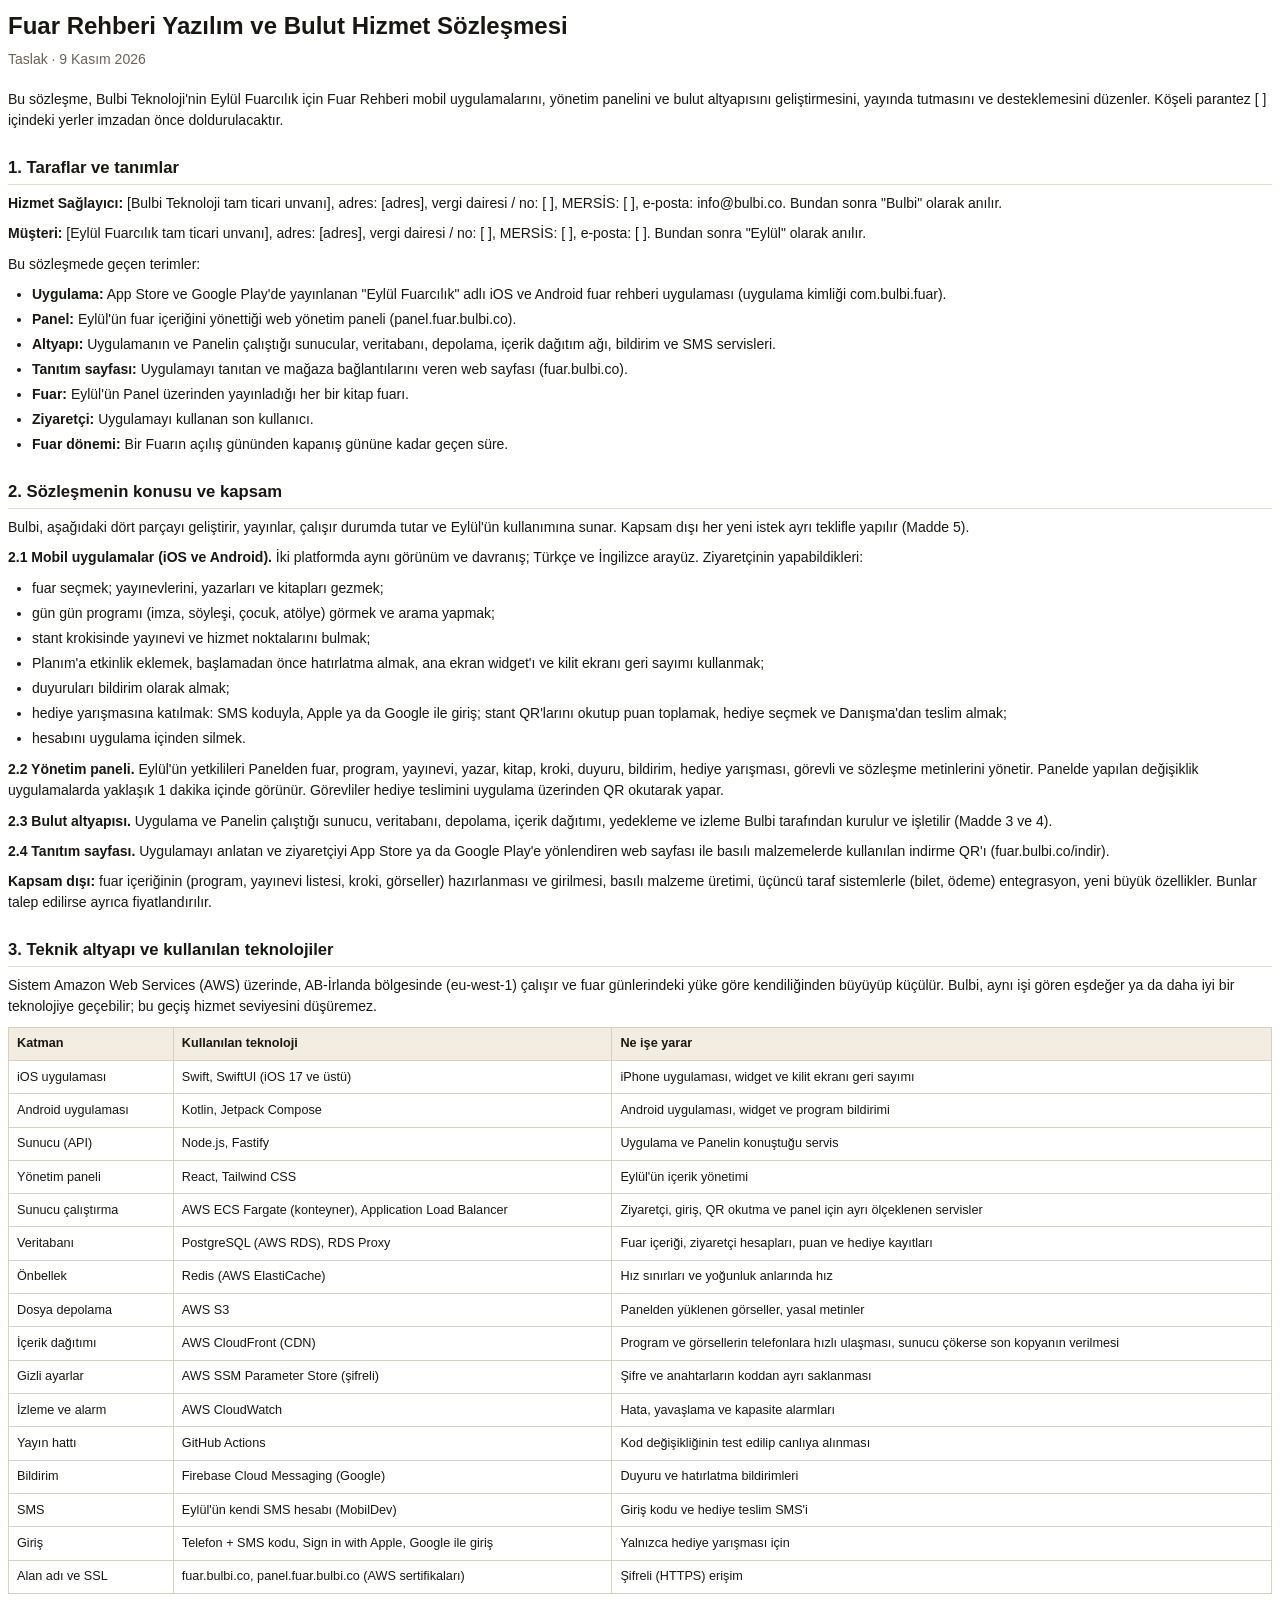
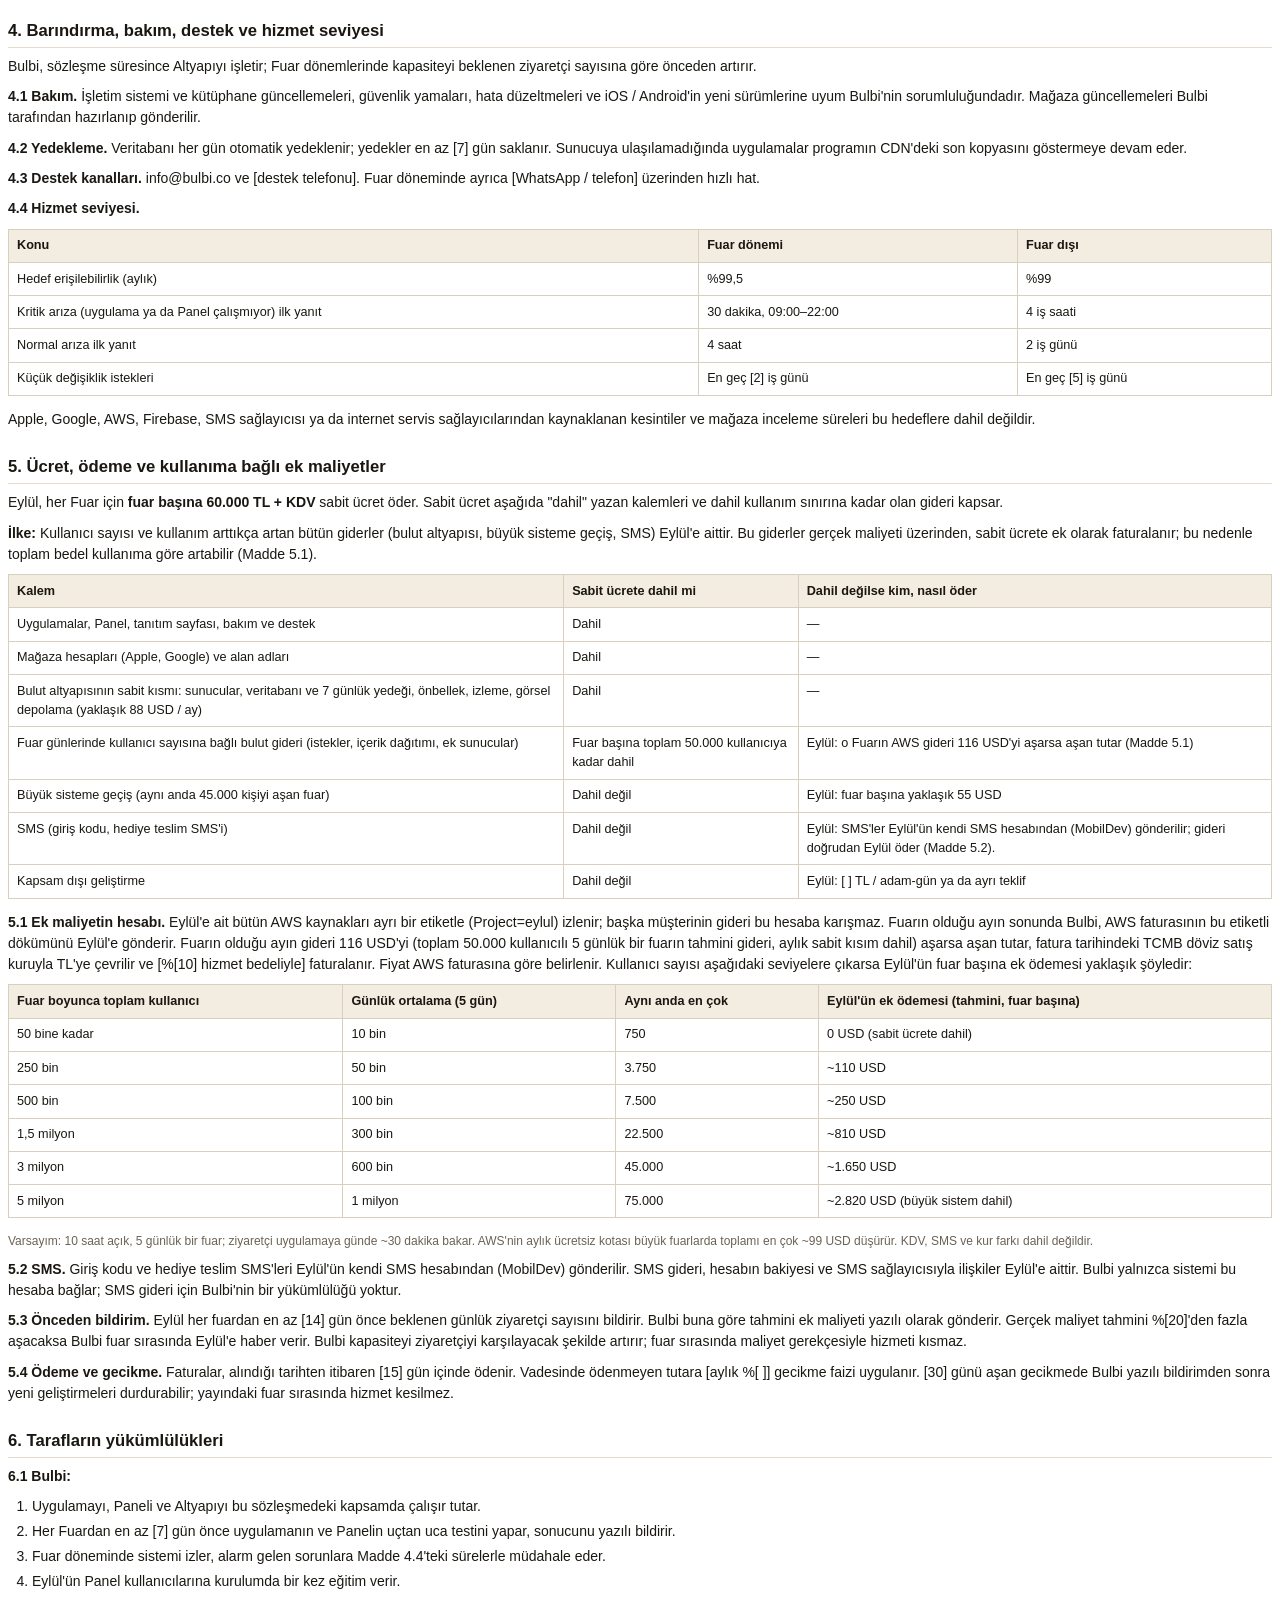
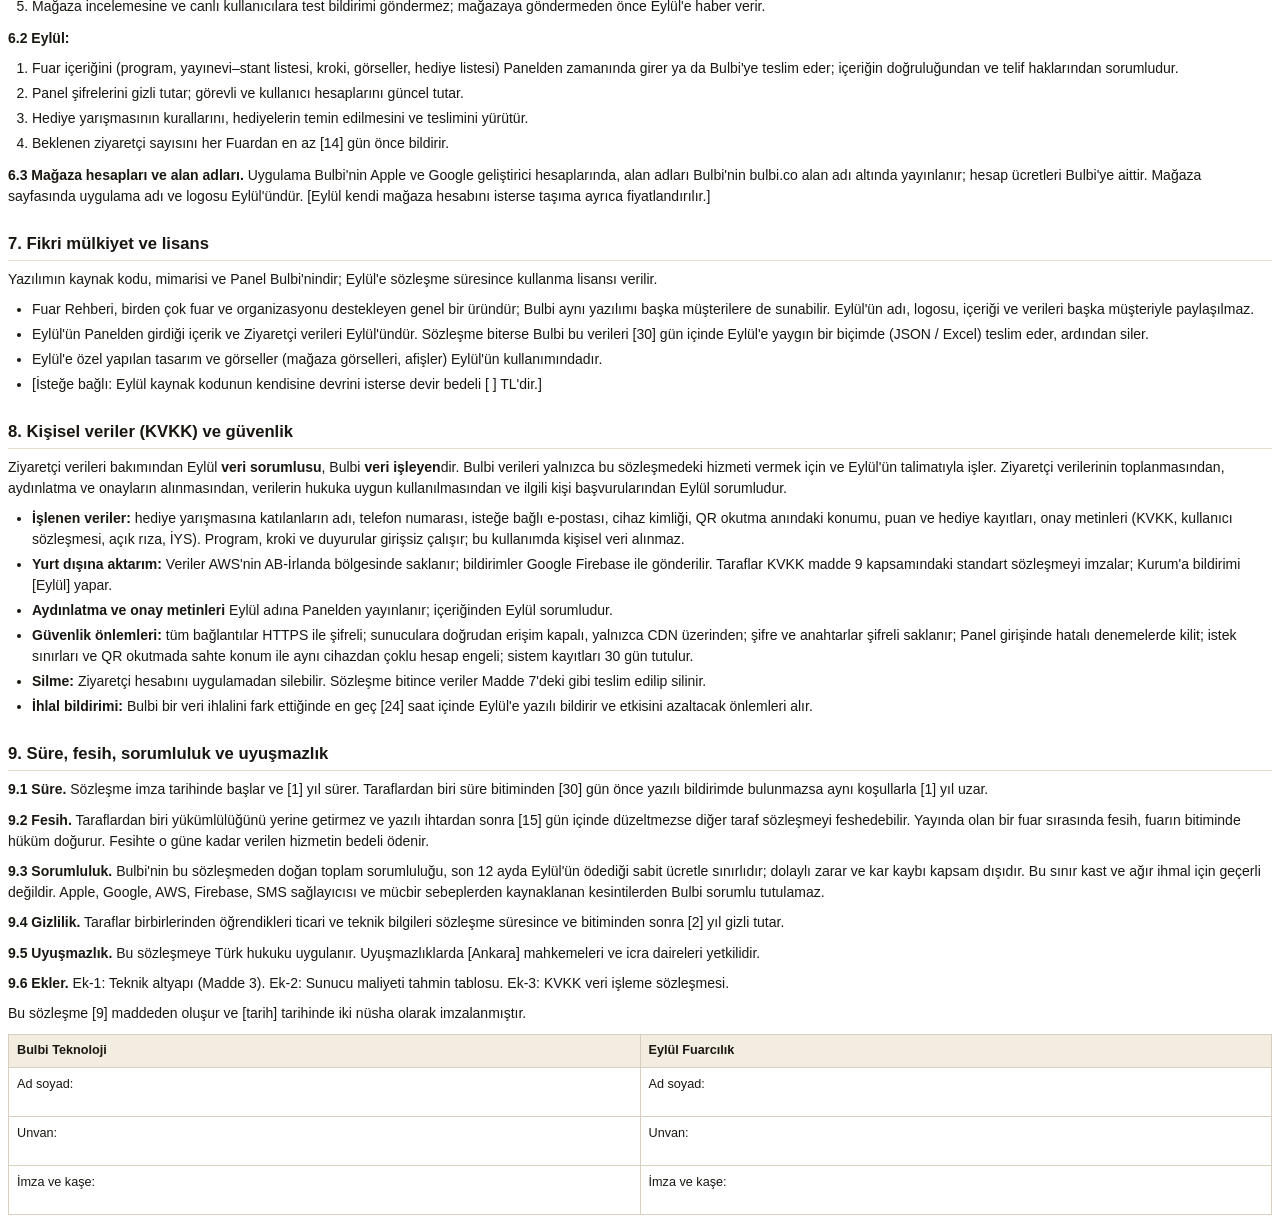
<file: sozlesme/Fuar-Rehberi-Hizmet-Sozlesmesi.html>
<!doctype html>
<html lang="tr">
<head>
<meta charset="utf-8">
<title>Fuar Rehberi Yazılım ve Bulut Hizmet Sözleşmesi</title>
<style>
@page { size: A4; margin: 18mm 18mm 20mm; }
body { font-family: -apple-system, "Helvetica Neue", Arial, sans-serif; font-size: 10.5pt; line-height: 1.5; color: #1a1712; }
h1 { font-size: 18pt; margin: 0 0 4pt; }
.date { color: #6b6255; margin-bottom: 14pt; }
h2 { font-size: 12.5pt; margin: 18pt 0 6pt; padding-bottom: 3pt; border-bottom: 1px solid #e6dccb; page-break-after: avoid; }
p { margin: 0 0 7pt; }
ul, ol { margin: 0 0 8pt; padding-left: 18pt; }
li { margin-bottom: 3pt; }
table { width: 100%; border-collapse: collapse; margin: 6pt 0 10pt; font-size: 9.5pt; }
tr { page-break-inside: avoid; }
th, td { border: 1px solid #d9cfbe; padding: 5pt 6pt; text-align: left; vertical-align: top; }
th { background: #f3ece0; }
.sign td { height: 26pt; width: 50%; }
.note { color: #6b6255; font-size: 9pt; }
</style>
</head>
<body>
<h1>Fuar Rehberi Yazılım ve Bulut Hizmet Sözleşmesi</h1>
<div class="date">Taslak · 9 Kasım 2026</div>

<p>Bu sözleşme, Bulbi Teknoloji'nin Eylül Fuarcılık için Fuar Rehberi mobil uygulamalarını, yönetim panelini ve bulut altyapısını geliştirmesini, yayında tutmasını ve desteklemesini düzenler. Köşeli parantez [ ] içindeki yerler imzadan önce doldurulacaktır.</p>

<h2>1. Taraflar ve tanımlar</h2>
<p><b>Hizmet Sağlayıcı:</b> [Bulbi Teknoloji tam ticari unvanı], adres: [adres], vergi dairesi / no: [ ], MERSİS: [ ], e-posta: info@bulbi.co. Bundan sonra "Bulbi" olarak anılır.</p>
<p><b>Müşteri:</b> [Eylül Fuarcılık tam ticari unvanı], adres: [adres], vergi dairesi / no: [ ], MERSİS: [ ], e-posta: [ ]. Bundan sonra "Eylül" olarak anılır.</p>
<p>Bu sözleşmede geçen terimler:</p>
<ul>
<li><b>Uygulama:</b> App Store ve Google Play'de yayınlanan "Eylül Fuarcılık" adlı iOS ve Android fuar rehberi uygulaması (uygulama kimliği com.bulbi.fuar).</li>
<li><b>Panel:</b> Eylül'ün fuar içeriğini yönettiği web yönetim paneli (panel.fuar.bulbi.co).</li>
<li><b>Altyapı:</b> Uygulamanın ve Panelin çalıştığı sunucular, veritabanı, depolama, içerik dağıtım ağı, bildirim ve SMS servisleri.</li>
<li><b>Tanıtım sayfası:</b> Uygulamayı tanıtan ve mağaza bağlantılarını veren web sayfası (fuar.bulbi.co).</li>
<li><b>Fuar:</b> Eylül'ün Panel üzerinden yayınladığı her bir kitap fuarı.</li>
<li><b>Ziyaretçi:</b> Uygulamayı kullanan son kullanıcı.</li>
<li><b>Fuar dönemi:</b> Bir Fuarın açılış gününden kapanış gününe kadar geçen süre.</li>
</ul>

<h2>2. Sözleşmenin konusu ve kapsam</h2>
<p>Bulbi, aşağıdaki dört parçayı geliştirir, yayınlar, çalışır durumda tutar ve Eylül'ün kullanımına sunar. Kapsam dışı her yeni istek ayrı teklifle yapılır (Madde 5).</p>
<p><b>2.1 Mobil uygulamalar (iOS ve Android).</b> İki platformda aynı görünüm ve davranış; Türkçe ve İngilizce arayüz. Ziyaretçinin yapabildikleri:</p>
<ul>
<li>fuar seçmek; yayınevlerini, yazarları ve kitapları gezmek;</li>
<li>gün gün programı (imza, söyleşi, çocuk, atölye) görmek ve arama yapmak;</li>
<li>stant krokisinde yayınevi ve hizmet noktalarını bulmak;</li>
<li>Planım'a etkinlik eklemek, başlamadan önce hatırlatma almak, ana ekran widget'ı ve kilit ekranı geri sayımı kullanmak;</li>
<li>duyuruları bildirim olarak almak;</li>
<li>hediye yarışmasına katılmak: SMS koduyla, Apple ya da Google ile giriş; stant QR'larını okutup puan toplamak, hediye seçmek ve Danışma'dan teslim almak;</li>
<li>hesabını uygulama içinden silmek.</li>
</ul>
<p><b>2.2 Yönetim paneli.</b> Eylül'ün yetkilileri Panelden fuar, program, yayınevi, yazar, kitap, kroki, duyuru, bildirim, hediye yarışması, görevli ve sözleşme metinlerini yönetir. Panelde yapılan değişiklik uygulamalarda yaklaşık 1 dakika içinde görünür. Görevliler hediye teslimini uygulama üzerinden QR okutarak yapar.</p>
<p><b>2.3 Bulut altyapısı.</b> Uygulama ve Panelin çalıştığı sunucu, veritabanı, depolama, içerik dağıtımı, yedekleme ve izleme Bulbi tarafından kurulur ve işletilir (Madde 3 ve 4).</p>
<p><b>2.4 Tanıtım sayfası.</b> Uygulamayı anlatan ve ziyaretçiyi App Store ya da Google Play'e yönlendiren web sayfası ile basılı malzemelerde kullanılan indirme QR'ı (fuar.bulbi.co/indir).</p>
<p><b>Kapsam dışı:</b> fuar içeriğinin (program, yayınevi listesi, kroki, görseller) hazırlanması ve girilmesi, basılı malzeme üretimi, üçüncü taraf sistemlerle (bilet, ödeme) entegrasyon, yeni büyük özellikler. Bunlar talep edilirse ayrıca fiyatlandırılır.</p>

<h2>3. Teknik altyapı ve kullanılan teknolojiler</h2>
<p>Sistem Amazon Web Services (AWS) üzerinde, AB-İrlanda bölgesinde (eu-west-1) çalışır ve fuar günlerindeki yüke göre kendiliğinden büyüyüp küçülür. Bulbi, aynı işi gören eşdeğer ya da daha iyi bir teknolojiye geçebilir; bu geçiş hizmet seviyesini düşüremez.</p>
<table>
<tr><th>Katman</th><th>Kullanılan teknoloji</th><th>Ne işe yarar</th></tr>
<tr><td>iOS uygulaması</td><td>Swift, SwiftUI (iOS 17 ve üstü)</td><td>iPhone uygulaması, widget ve kilit ekranı geri sayımı</td></tr>
<tr><td>Android uygulaması</td><td>Kotlin, Jetpack Compose</td><td>Android uygulaması, widget ve program bildirimi</td></tr>
<tr><td>Sunucu (API)</td><td>Node.js, Fastify</td><td>Uygulama ve Panelin konuştuğu servis</td></tr>
<tr><td>Yönetim paneli</td><td>React, Tailwind CSS</td><td>Eylül'ün içerik yönetimi</td></tr>
<tr><td>Sunucu çalıştırma</td><td>AWS ECS Fargate (konteyner), Application Load Balancer</td><td>Ziyaretçi, giriş, QR okutma ve panel için ayrı ölçeklenen servisler</td></tr>
<tr><td>Veritabanı</td><td>PostgreSQL (AWS RDS), RDS Proxy</td><td>Fuar içeriği, ziyaretçi hesapları, puan ve hediye kayıtları</td></tr>
<tr><td>Önbellek</td><td>Redis (AWS ElastiCache)</td><td>Hız sınırları ve yoğunluk anlarında hız</td></tr>
<tr><td>Dosya depolama</td><td>AWS S3</td><td>Panelden yüklenen görseller, yasal metinler</td></tr>
<tr><td>İçerik dağıtımı</td><td>AWS CloudFront (CDN)</td><td>Program ve görsellerin telefonlara hızlı ulaşması, sunucu çökerse son kopyanın verilmesi</td></tr>
<tr><td>Gizli ayarlar</td><td>AWS SSM Parameter Store (şifreli)</td><td>Şifre ve anahtarların koddan ayrı saklanması</td></tr>
<tr><td>İzleme ve alarm</td><td>AWS CloudWatch</td><td>Hata, yavaşlama ve kapasite alarmları</td></tr>
<tr><td>Yayın hattı</td><td>GitHub Actions</td><td>Kod değişikliğinin test edilip canlıya alınması</td></tr>
<tr><td>Bildirim</td><td>Firebase Cloud Messaging (Google)</td><td>Duyuru ve hatırlatma bildirimleri</td></tr>
<tr><td>SMS</td><td>Eylül'ün kendi SMS hesabı (MobilDev)</td><td>Giriş kodu ve hediye teslim SMS'i</td></tr>
<tr><td>Giriş</td><td>Telefon + SMS kodu, Sign in with Apple, Google ile giriş</td><td>Yalnızca hediye yarışması için</td></tr>
<tr><td>Alan adı ve SSL</td><td>fuar.bulbi.co, panel.fuar.bulbi.co (AWS sertifikaları)</td><td>Şifreli (HTTPS) erişim</td></tr>
</table>

<h2>4. Barındırma, bakım, destek ve hizmet seviyesi</h2>
<p>Bulbi, sözleşme süresince Altyapıyı işletir; Fuar dönemlerinde kapasiteyi beklenen ziyaretçi sayısına göre önceden artırır.</p>
<p><b>4.1 Bakım.</b> İşletim sistemi ve kütüphane güncellemeleri, güvenlik yamaları, hata düzeltmeleri ve iOS / Android'in yeni sürümlerine uyum Bulbi'nin sorumluluğundadır. Mağaza güncellemeleri Bulbi tarafından hazırlanıp gönderilir.</p>
<p><b>4.2 Yedekleme.</b> Veritabanı her gün otomatik yedeklenir; yedekler en az [7] gün saklanır. Sunucuya ulaşılamadığında uygulamalar programın CDN'deki son kopyasını göstermeye devam eder.</p>
<p><b>4.3 Destek kanalları.</b> info@bulbi.co ve [destek telefonu]. Fuar döneminde ayrıca [WhatsApp / telefon] üzerinden hızlı hat.</p>
<p><b>4.4 Hizmet seviyesi.</b></p>
<table>
<tr><th>Konu</th><th>Fuar dönemi</th><th>Fuar dışı</th></tr>
<tr><td>Hedef erişilebilirlik (aylık)</td><td>%99,5</td><td>%99</td></tr>
<tr><td>Kritik arıza (uygulama ya da Panel çalışmıyor) ilk yanıt</td><td>30 dakika, 09:00–22:00</td><td>4 iş saati</td></tr>
<tr><td>Normal arıza ilk yanıt</td><td>4 saat</td><td>2 iş günü</td></tr>
<tr><td>Küçük değişiklik istekleri</td><td>En geç [2] iş günü</td><td>En geç [5] iş günü</td></tr>
</table>
<p>Apple, Google, AWS, Firebase, SMS sağlayıcısı ya da internet servis sağlayıcılarından kaynaklanan kesintiler ve mağaza inceleme süreleri bu hedeflere dahil değildir.</p>

<h2>5. Ücret, ödeme ve kullanıma bağlı ek maliyetler</h2>
<p>Eylül, her Fuar için <b>fuar başına 60.000 TL + KDV</b> sabit ücret öder. Sabit ücret aşağıda "dahil" yazan kalemleri ve dahil kullanım sınırına kadar olan gideri kapsar.</p>
<p><b>İlke:</b> Kullanıcı sayısı ve kullanım arttıkça artan bütün giderler (bulut altyapısı, büyük sisteme geçiş, SMS) Eylül'e aittir. Bu giderler gerçek maliyeti üzerinden, sabit ücrete ek olarak faturalanır; bu nedenle toplam bedel kullanıma göre artabilir (Madde 5.1).</p>
<table>
<tr><th>Kalem</th><th>Sabit ücrete dahil mi</th><th>Dahil değilse kim, nasıl öder</th></tr>
<tr><td>Uygulamalar, Panel, tanıtım sayfası, bakım ve destek</td><td>Dahil</td><td>—</td></tr>
<tr><td>Mağaza hesapları (Apple, Google) ve alan adları</td><td>Dahil</td><td>—</td></tr>
<tr><td>Bulut altyapısının sabit kısmı: sunucular, veritabanı ve 7 günlük yedeği, önbellek, izleme, görsel depolama (yaklaşık 88 USD / ay)</td><td>Dahil</td><td>—</td></tr>
<tr><td>Fuar günlerinde kullanıcı sayısına bağlı bulut gideri (istekler, içerik dağıtımı, ek sunucular)</td><td>Fuar başına toplam 50.000 kullanıcıya kadar dahil</td><td>Eylül: o Fuarın AWS gideri 116 USD'yi aşarsa aşan tutar (Madde 5.1)</td></tr>
<tr><td>Büyük sisteme geçiş (aynı anda 45.000 kişiyi aşan fuar)</td><td>Dahil değil</td><td>Eylül: fuar başına yaklaşık 55 USD</td></tr>
<tr><td>SMS (giriş kodu, hediye teslim SMS'i)</td><td>Dahil değil</td><td>Eylül: SMS'ler Eylül'ün kendi SMS hesabından (MobilDev) gönderilir; gideri doğrudan Eylül öder (Madde 5.2).</td></tr>
<tr><td>Kapsam dışı geliştirme</td><td>Dahil değil</td><td>Eylül: [ ] TL / adam-gün ya da ayrı teklif</td></tr>
</table>
<p><b>5.1 Ek maliyetin hesabı.</b> Eylül'e ait bütün AWS kaynakları ayrı bir etiketle (Project=eylul) izlenir; başka müşterinin gideri bu hesaba karışmaz. Fuarın olduğu ayın sonunda Bulbi, AWS faturasının bu etiketli dökümünü Eylül'e gönderir. Fuarın olduğu ayın gideri 116 USD'yi (toplam 50.000 kullanıcılı 5 günlük bir fuarın tahmini gideri, aylık sabit kısım dahil) aşarsa aşan tutar, fatura tarihindeki TCMB döviz satış kuruyla TL'ye çevrilir ve [%[10] hizmet bedeliyle] faturalanır. Fiyat AWS faturasına göre belirlenir. Kullanıcı sayısı aşağıdaki seviyelere çıkarsa Eylül'ün fuar başına ek ödemesi yaklaşık şöyledir:</p>
<table>
<tr><th>Fuar boyunca toplam kullanıcı</th><th>Günlük ortalama (5 gün)</th><th>Aynı anda en çok</th><th>Eylül'ün ek ödemesi (tahmini, fuar başına)</th></tr>
<tr><td>50 bine kadar</td><td>10 bin</td><td>750</td><td>0 USD (sabit ücrete dahil)</td></tr>
<tr><td>250 bin</td><td>50 bin</td><td>3.750</td><td>~110 USD</td></tr>
<tr><td>500 bin</td><td>100 bin</td><td>7.500</td><td>~250 USD</td></tr>
<tr><td>1,5 milyon</td><td>300 bin</td><td>22.500</td><td>~810 USD</td></tr>
<tr><td>3 milyon</td><td>600 bin</td><td>45.000</td><td>~1.650 USD</td></tr>
<tr><td>5 milyon</td><td>1 milyon</td><td>75.000</td><td>~2.820 USD (büyük sistem dahil)</td></tr>
</table>
<p class="note">Varsayım: 10 saat açık, 5 günlük bir fuar; ziyaretçi uygulamaya günde ~30 dakika bakar. AWS'nin aylık ücretsiz kotası büyük fuarlarda toplamı en çok ~99 USD düşürür. KDV, SMS ve kur farkı dahil değildir.</p>
<p><b>5.2 SMS.</b> Giriş kodu ve hediye teslim SMS'leri Eylül'ün kendi SMS hesabından (MobilDev) gönderilir. SMS gideri, hesabın bakiyesi ve SMS sağlayıcısıyla ilişkiler Eylül'e aittir. Bulbi yalnızca sistemi bu hesaba bağlar; SMS gideri için Bulbi'nin bir yükümlülüğü yoktur.</p>
<p><b>5.3 Önceden bildirim.</b> Eylül her fuardan en az [14] gün önce beklenen günlük ziyaretçi sayısını bildirir. Bulbi buna göre tahmini ek maliyeti yazılı olarak gönderir. Gerçek maliyet tahmini %[20]'den fazla aşacaksa Bulbi fuar sırasında Eylül'e haber verir. Bulbi kapasiteyi ziyaretçiyi karşılayacak şekilde artırır; fuar sırasında maliyet gerekçesiyle hizmeti kısmaz.</p>
<p><b>5.4 Ödeme ve gecikme.</b> Faturalar, alındığı tarihten itibaren [15] gün içinde ödenir. Vadesinde ödenmeyen tutara [aylık %[ ]] gecikme faizi uygulanır. [30] günü aşan gecikmede Bulbi yazılı bildirimden sonra yeni geliştirmeleri durdurabilir; yayındaki fuar sırasında hizmet kesilmez.</p>

<h2>6. Tarafların yükümlülükleri</h2>
<p><b>6.1 Bulbi:</b></p>
<ol>
<li>Uygulamayı, Paneli ve Altyapıyı bu sözleşmedeki kapsamda çalışır tutar.</li>
<li>Her Fuardan en az [7] gün önce uygulamanın ve Panelin uçtan uca testini yapar, sonucunu yazılı bildirir.</li>
<li>Fuar döneminde sistemi izler, alarm gelen sorunlara Madde 4.4'teki sürelerle müdahale eder.</li>
<li>Eylül'ün Panel kullanıcılarına kurulumda bir kez eğitim verir.</li>
<li>Mağaza incelemesine ve canlı kullanıcılara test bildirimi göndermez; mağazaya göndermeden önce Eylül'e haber verir.</li>
</ol>
<p><b>6.2 Eylül:</b></p>
<ol>
<li>Fuar içeriğini (program, yayınevi–stant listesi, kroki, görseller, hediye listesi) Panelden zamanında girer ya da Bulbi'ye teslim eder; içeriğin doğruluğundan ve telif haklarından sorumludur.</li>
<li>Panel şifrelerini gizli tutar; görevli ve kullanıcı hesaplarını güncel tutar.</li>
<li>Hediye yarışmasının kurallarını, hediyelerin temin edilmesini ve teslimini yürütür.</li>
<li>Beklenen ziyaretçi sayısını her Fuardan en az [14] gün önce bildirir.</li>
</ol>
<p><b>6.3 Mağaza hesapları ve alan adları.</b> Uygulama Bulbi'nin Apple ve Google geliştirici hesaplarında, alan adları Bulbi'nin bulbi.co alan adı altında yayınlanır; hesap ücretleri Bulbi'ye aittir. Mağaza sayfasında uygulama adı ve logosu Eylül'ündür. [Eylül kendi mağaza hesabını isterse taşıma ayrıca fiyatlandırılır.]</p>

<h2>7. Fikri mülkiyet ve lisans</h2>
<p>Yazılımın kaynak kodu, mimarisi ve Panel Bulbi'nindir; Eylül'e sözleşme süresince kullanma lisansı verilir.</p>
<ul>
<li>Fuar Rehberi, birden çok fuar ve organizasyonu destekleyen genel bir üründür; Bulbi aynı yazılımı başka müşterilere de sunabilir. Eylül'ün adı, logosu, içeriği ve verileri başka müşteriyle paylaşılmaz.</li>
<li>Eylül'ün Panelden girdiği içerik ve Ziyaretçi verileri Eylül'ündür. Sözleşme biterse Bulbi bu verileri [30] gün içinde Eylül'e yaygın bir biçimde (JSON / Excel) teslim eder, ardından siler.</li>
<li>Eylül'e özel yapılan tasarım ve görseller (mağaza görselleri, afişler) Eylül'ün kullanımındadır.</li>
<li>[İsteğe bağlı: Eylül kaynak kodunun kendisine devrini isterse devir bedeli [ ] TL'dir.]</li>
</ul>

<h2>8. Kişisel veriler (KVKK) ve güvenlik</h2>
<p>Ziyaretçi verileri bakımından Eylül <b>veri sorumlusu</b>, Bulbi <b>veri işleyen</b>dir. Bulbi verileri yalnızca bu sözleşmedeki hizmeti vermek için ve Eylül'ün talimatıyla işler. Ziyaretçi verilerinin toplanmasından, aydınlatma ve onayların alınmasından, verilerin hukuka uygun kullanılmasından ve ilgili kişi başvurularından Eylül sorumludur.</p>
<ul>
<li><b>İşlenen veriler:</b> hediye yarışmasına katılanların adı, telefon numarası, isteğe bağlı e-postası, cihaz kimliği, QR okutma anındaki konumu, puan ve hediye kayıtları, onay metinleri (KVKK, kullanıcı sözleşmesi, açık rıza, İYS). Program, kroki ve duyurular girişsiz çalışır; bu kullanımda kişisel veri alınmaz.</li>
<li><b>Yurt dışına aktarım:</b> Veriler AWS'nin AB-İrlanda bölgesinde saklanır; bildirimler Google Firebase ile gönderilir. Taraflar KVKK madde 9 kapsamındaki standart sözleşmeyi imzalar; Kurum'a bildirimi [Eylül] yapar.</li>
<li><b>Aydınlatma ve onay metinleri</b> Eylül adına Panelden yayınlanır; içeriğinden Eylül sorumludur.</li>
<li><b>Güvenlik önlemleri:</b> tüm bağlantılar HTTPS ile şifreli; sunuculara doğrudan erişim kapalı, yalnızca CDN üzerinden; şifre ve anahtarlar şifreli saklanır; Panel girişinde hatalı denemelerde kilit; istek sınırları ve QR okutmada sahte konum ile aynı cihazdan çoklu hesap engeli; sistem kayıtları 30 gün tutulur.</li>
<li><b>Silme:</b> Ziyaretçi hesabını uygulamadan silebilir. Sözleşme bitince veriler Madde 7'deki gibi teslim edilip silinir.</li>
<li><b>İhlal bildirimi:</b> Bulbi bir veri ihlalini fark ettiğinde en geç [24] saat içinde Eylül'e yazılı bildirir ve etkisini azaltacak önlemleri alır.</li>
</ul>

<h2>9. Süre, fesih, sorumluluk ve uyuşmazlık</h2>
<p><b>9.1 Süre.</b> Sözleşme imza tarihinde başlar ve [1] yıl sürer. Taraflardan biri süre bitiminden [30] gün önce yazılı bildirimde bulunmazsa aynı koşullarla [1] yıl uzar.</p>
<p><b>9.2 Fesih.</b> Taraflardan biri yükümlülüğünü yerine getirmez ve yazılı ihtardan sonra [15] gün içinde düzeltmezse diğer taraf sözleşmeyi feshedebilir. Yayında olan bir fuar sırasında fesih, fuarın bitiminde hüküm doğurur. Fesihte o güne kadar verilen hizmetin bedeli ödenir.</p>
<p><b>9.3 Sorumluluk.</b> Bulbi'nin bu sözleşmeden doğan toplam sorumluluğu, son 12 ayda Eylül'ün ödediği sabit ücretle sınırlıdır; dolaylı zarar ve kar kaybı kapsam dışıdır. Bu sınır kast ve ağır ihmal için geçerli değildir. Apple, Google, AWS, Firebase, SMS sağlayıcısı ve mücbir sebeplerden kaynaklanan kesintilerden Bulbi sorumlu tutulamaz.</p>
<p><b>9.4 Gizlilik.</b> Taraflar birbirlerinden öğrendikleri ticari ve teknik bilgileri sözleşme süresince ve bitiminden sonra [2] yıl gizli tutar.</p>
<p><b>9.5 Uyuşmazlık.</b> Bu sözleşmeye Türk hukuku uygulanır. Uyuşmazlıklarda [Ankara] mahkemeleri ve icra daireleri yetkilidir.</p>
<p><b>9.6 Ekler.</b> Ek-1: Teknik altyapı (Madde 3). Ek-2: Sunucu maliyeti tahmin tablosu. Ek-3: KVKK veri işleme sözleşmesi.</p>
<p>Bu sözleşme [9] maddeden oluşur ve [tarih] tarihinde iki nüsha olarak imzalanmıştır.</p>
<table class="sign">
<tr><th>Bulbi Teknoloji</th><th>Eylül Fuarcılık</th></tr>
<tr><td>Ad soyad:</td><td>Ad soyad:</td></tr>
<tr><td>Unvan:</td><td>Unvan:</td></tr>
<tr><td>İmza ve kaşe:</td><td>İmza ve kaşe:</td></tr>
</table>
</body>
</html>
</file>
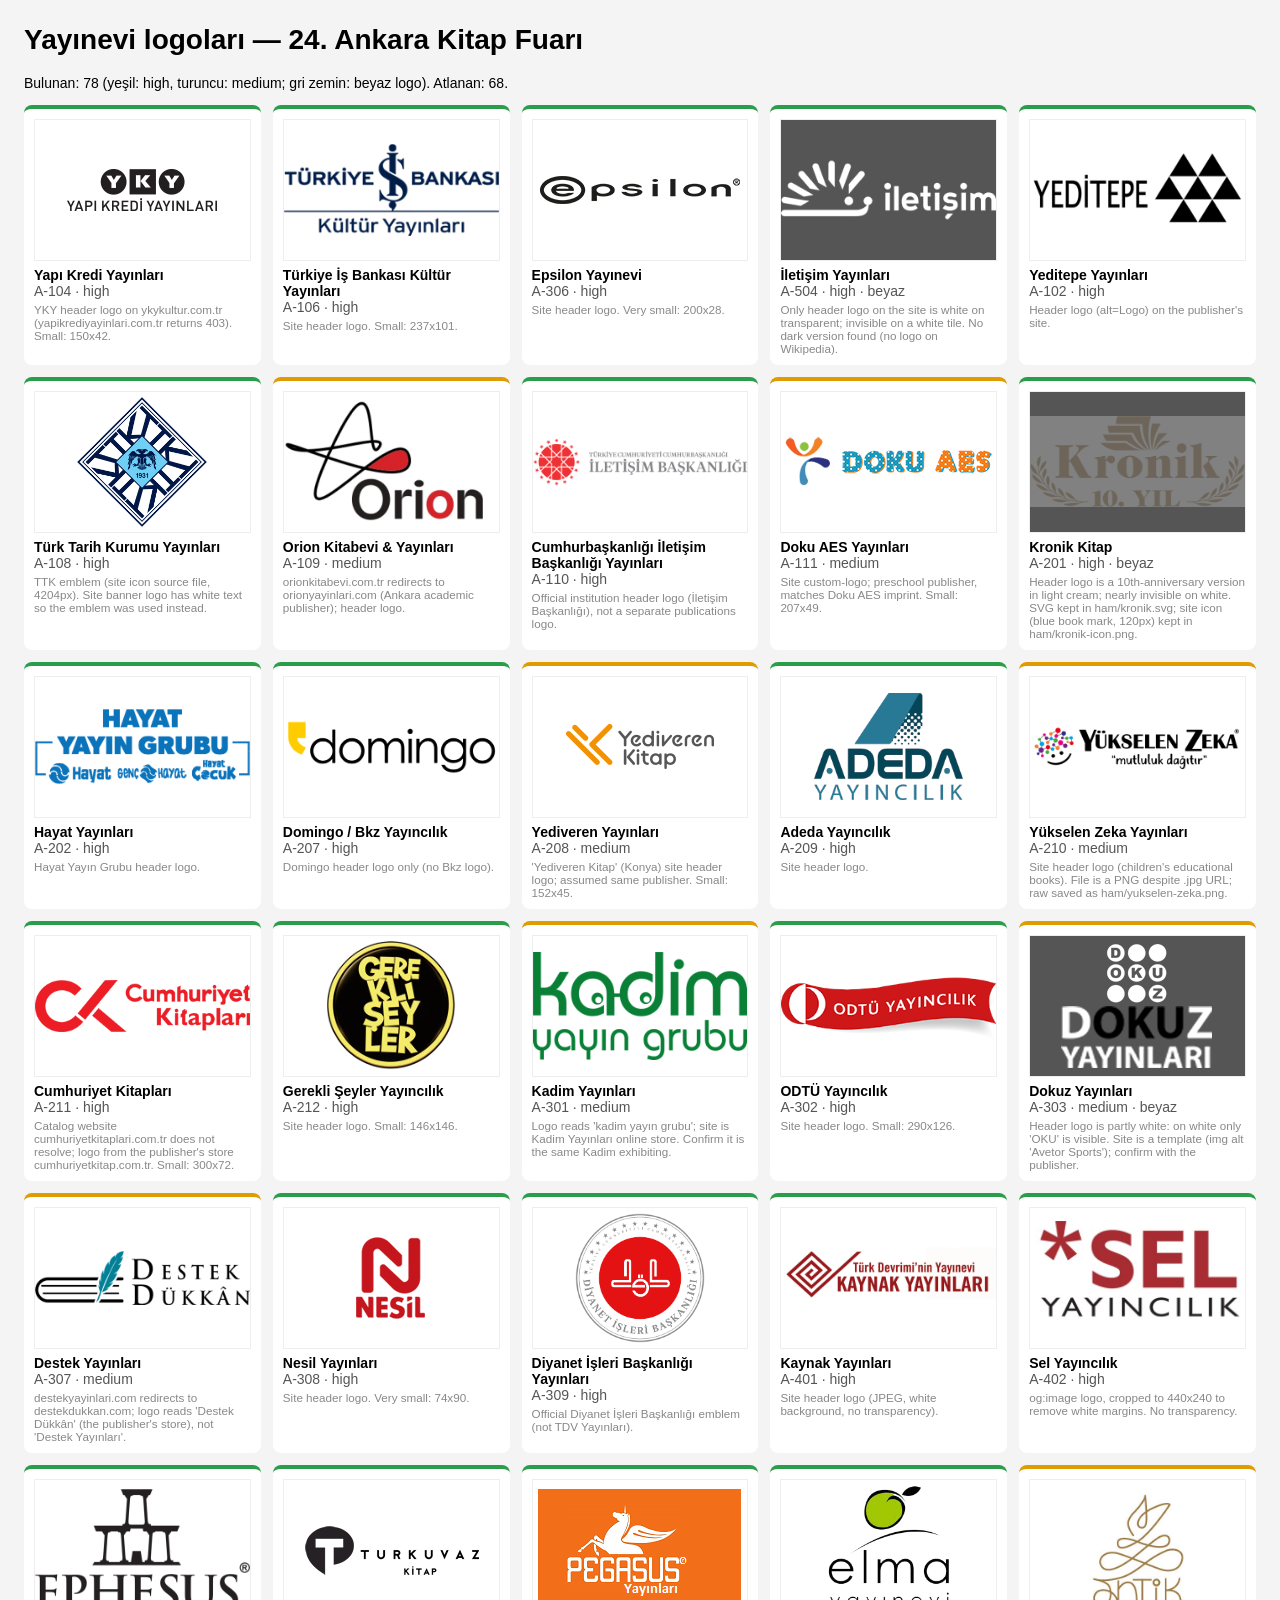
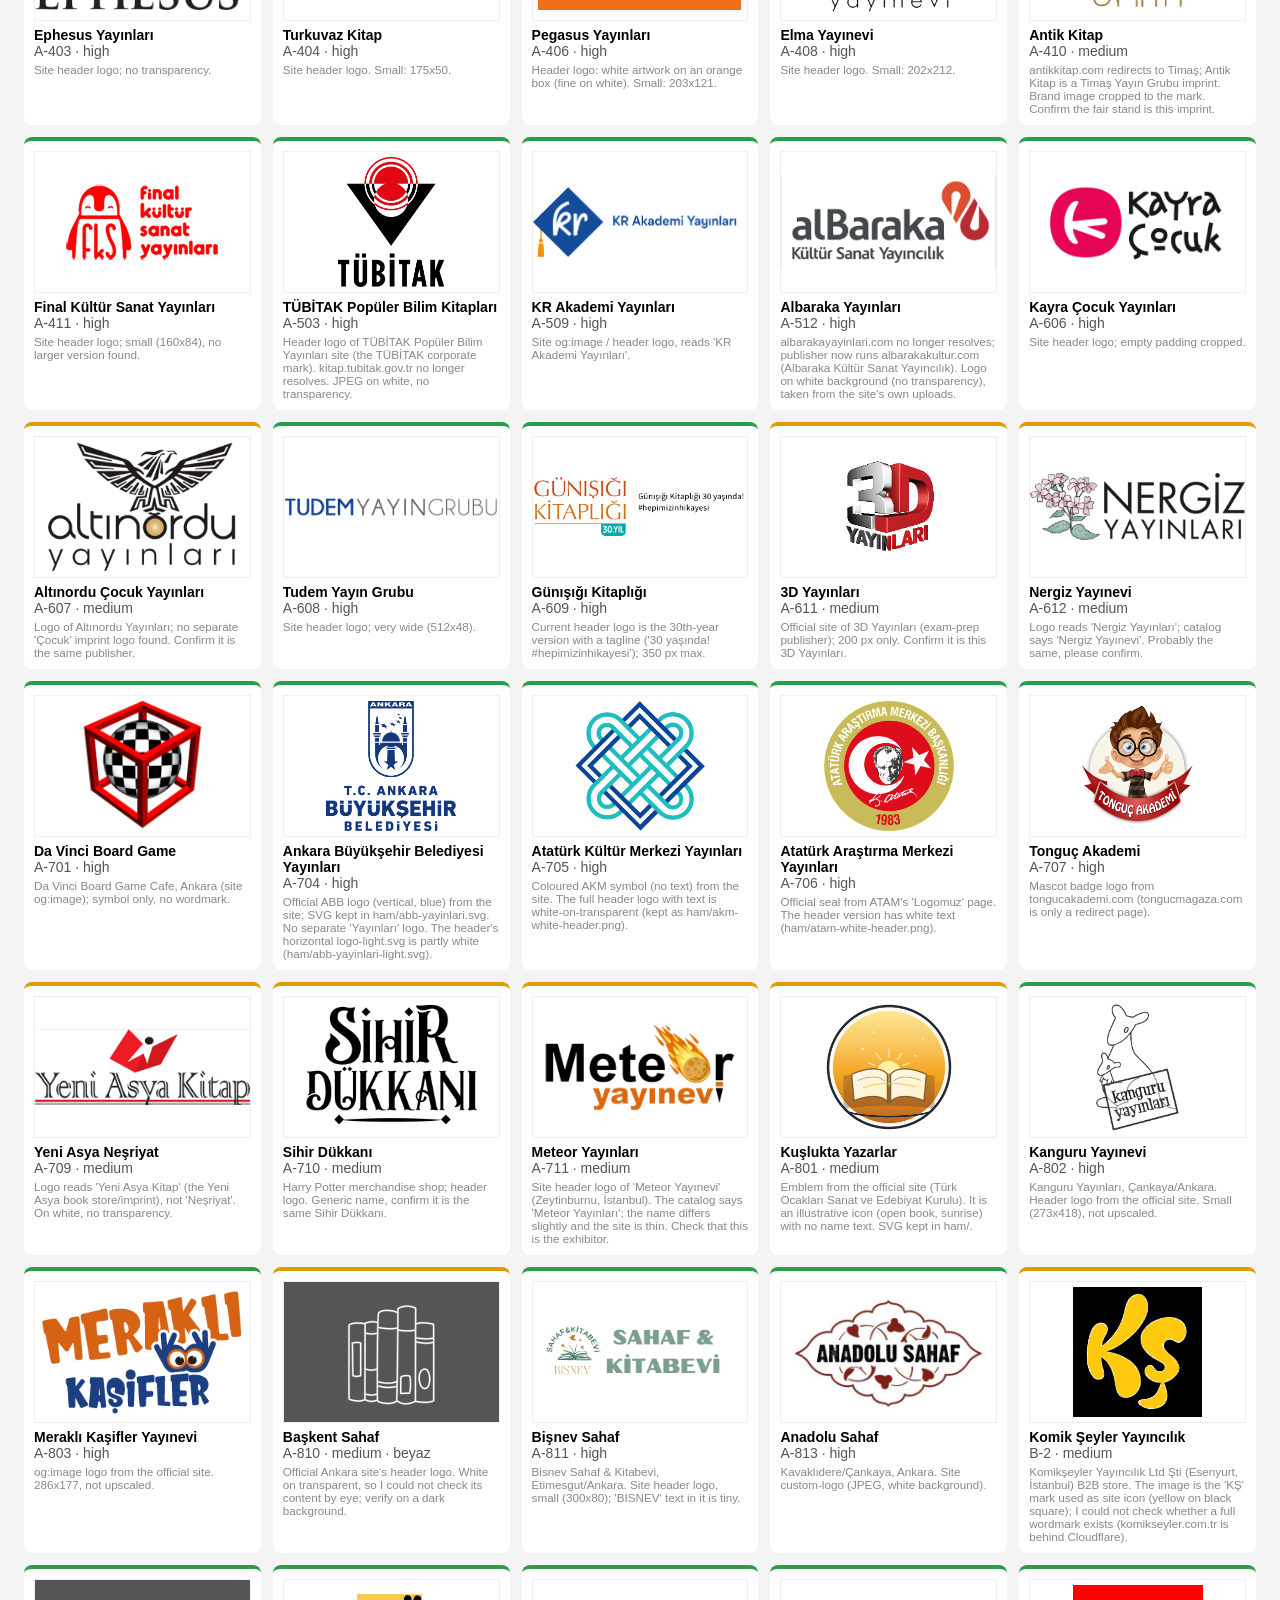
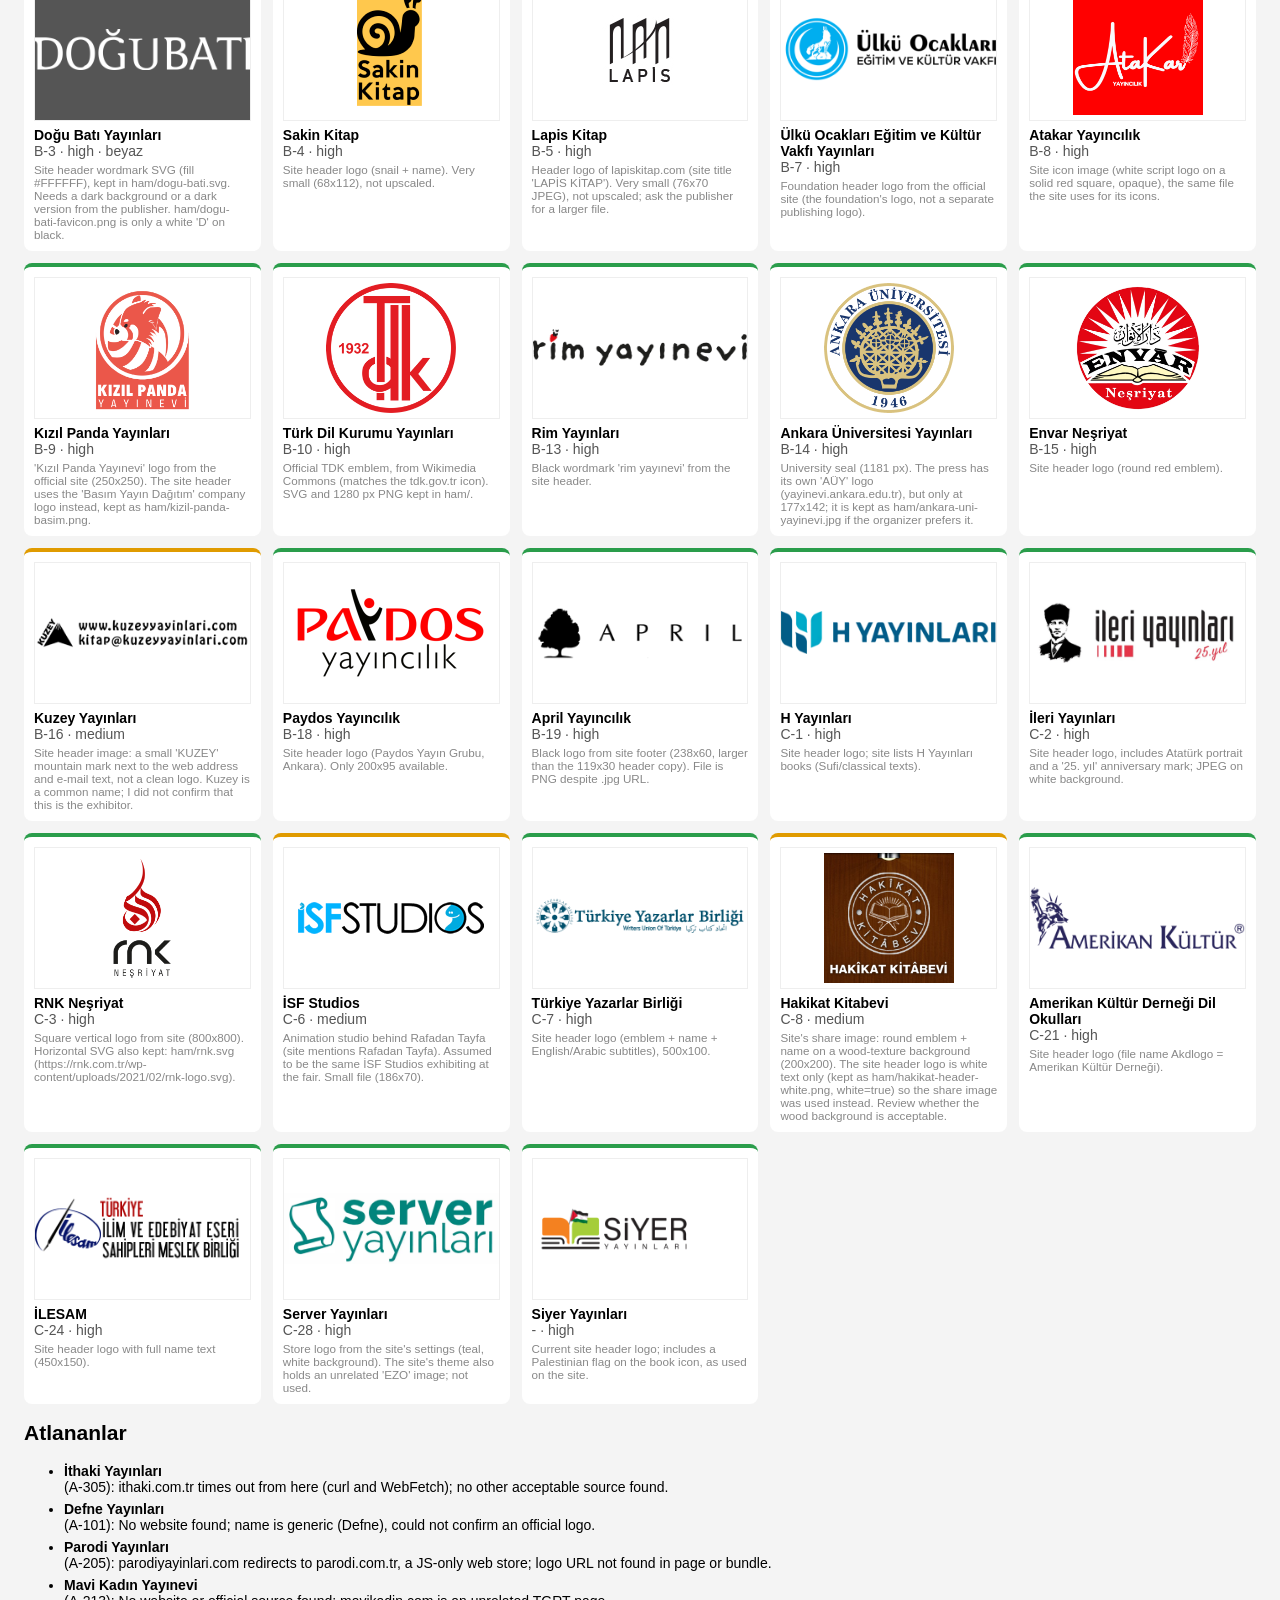
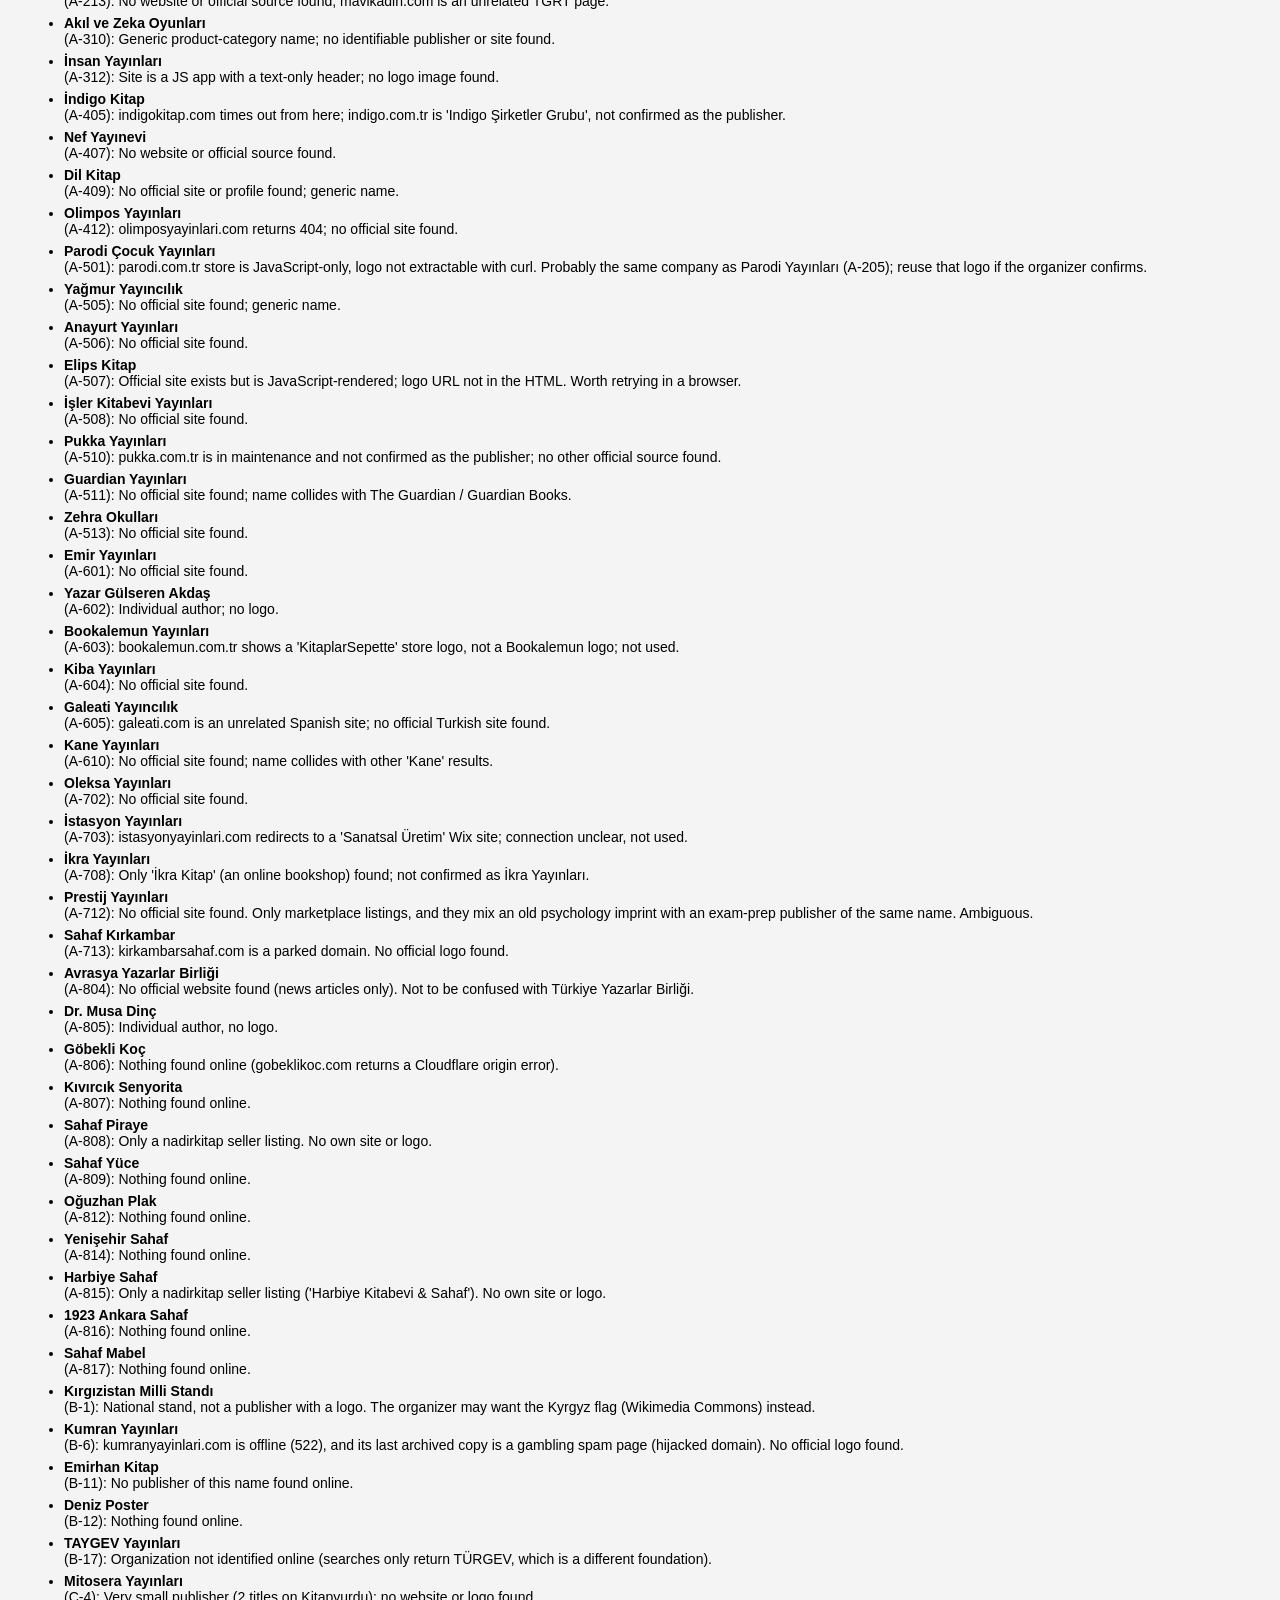
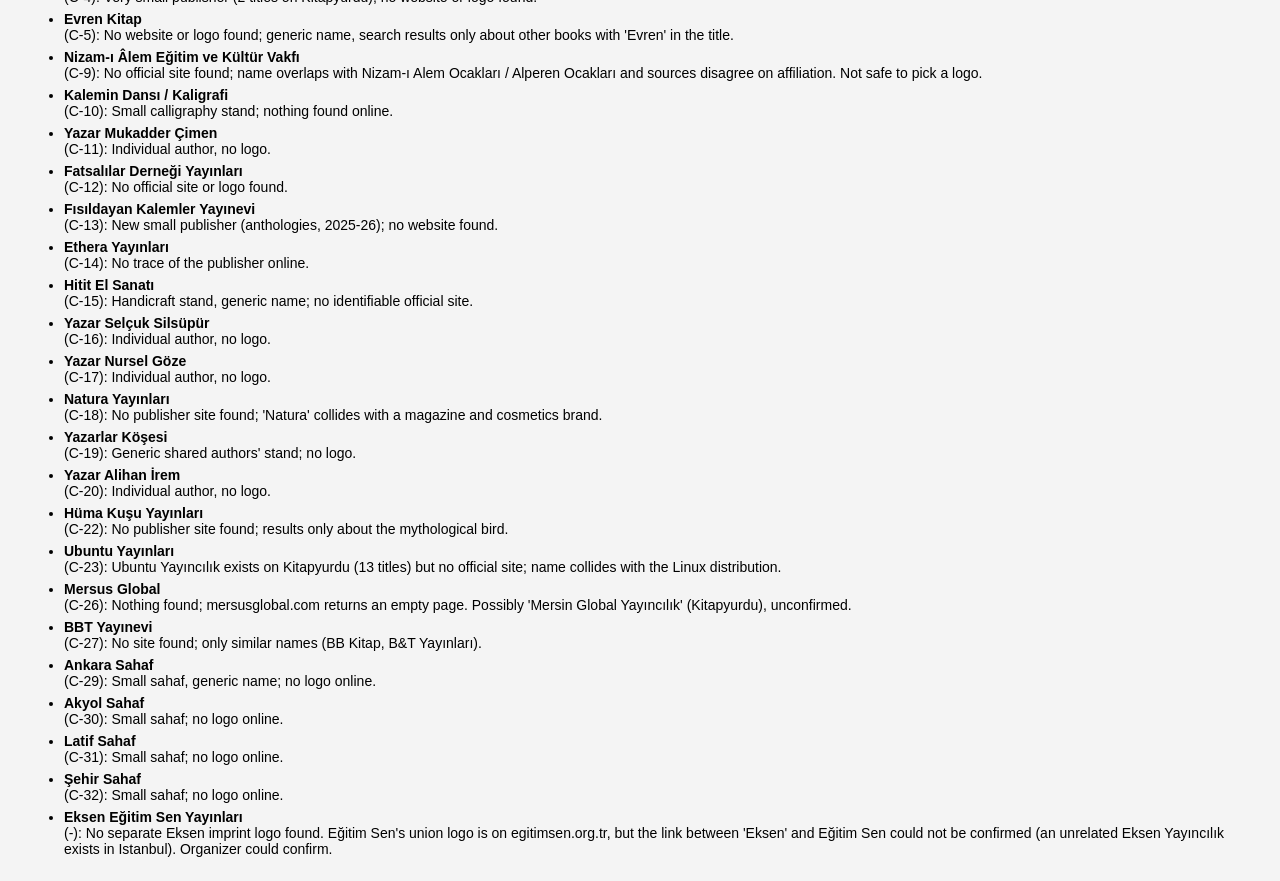
<file: baski/logolar/onizleme.html>
<!DOCTYPE html><html lang="tr"><meta charset="utf-8"><title>Yayınevi logoları</title>
<style>body{font:14px -apple-system,sans-serif;margin:24px;background:#f4f4f4}.g{display:grid;grid-template-columns:repeat(auto-fill,minmax(220px,1fr));gap:12px}
.c{background:#fff;border-radius:8px;padding:10px;border-top:4px solid #2a9d4b}.c.medium{border-top-color:#e09b00}.img{height:140px;display:flex;align-items:center;justify-content:center;background:#fff;border:1px solid #eee}
.w .img{background:#555}img{max-width:100%;max-height:130px}b{display:block;margin-top:6px}span{color:#555}small{display:block;color:#888;margin-top:4px}</style>
<h1>Yayınevi logoları — 24. Ankara Kitap Fuarı</h1><p>Bulunan: 78 (yeşil: high, turuncu: medium; gri zemin: beyaz logo). Atlanan: 68.</p>
<div class="g"><div class="c high"><div class="img"><img src="hazir/yapi-kredi.png" alt=""></div>
<b>Yapı Kredi Yayınları</b><span>A-104 · high</span><small>YKY header logo on ykykultur.com.tr (yapikrediyayinlari.com.tr returns 403). Small: 150x42.</small></div><div class="c high"><div class="img"><img src="hazir/is-bankasi.png" alt=""></div>
<b>Türkiye İş Bankası Kültür Yayınları</b><span>A-106 · high</span><small>Site header logo. Small: 237x101.</small></div><div class="c high"><div class="img"><img src="hazir/epsilon.png" alt=""></div>
<b>Epsilon Yayınevi</b><span>A-306 · high</span><small>Site header logo. Very small: 200x28.</small></div><div class="c w high"><div class="img"><img src="hazir/iletisim.png" alt=""></div>
<b>İletişim Yayınları</b><span>A-504 · high · beyaz</span><small>Only header logo on the site is white on transparent; invisible on a white tile. No dark version found (no logo on Wikipedia).</small></div><div class="c high"><div class="img"><img src="hazir/yeditepe.png" alt=""></div>
<b>Yeditepe Yayınları</b><span>A-102 · high</span><small>Header logo (alt=Logo) on the publisher&#x27;s site.</small></div><div class="c high"><div class="img"><img src="hazir/ttk.png" alt=""></div>
<b>Türk Tarih Kurumu Yayınları</b><span>A-108 · high</span><small>TTK emblem (site icon source file, 4204px). Site banner logo has white text so the emblem was used instead.</small></div><div class="c medium"><div class="img"><img src="hazir/orion.png" alt=""></div>
<b>Orion Kitabevi &amp; Yayınları</b><span>A-109 · medium</span><small>orionkitabevi.com.tr redirects to orionyayinlari.com (Ankara academic publisher); header logo.</small></div><div class="c high"><div class="img"><img src="hazir/iletisim-baskanligi.png" alt=""></div>
<b>Cumhurbaşkanlığı İletişim Başkanlığı Yayınları</b><span>A-110 · high</span><small>Official institution header logo (İletişim Başkanlığı), not a separate publications logo.</small></div><div class="c medium"><div class="img"><img src="hazir/doku-aes.png" alt=""></div>
<b>Doku AES Yayınları</b><span>A-111 · medium</span><small>Site custom-logo; preschool publisher, matches Doku AES imprint. Small: 207x49.</small></div><div class="c w high"><div class="img"><img src="hazir/kronik.png" alt=""></div>
<b>Kronik Kitap</b><span>A-201 · high · beyaz</span><small>Header logo is a 10th-anniversary version in light cream; nearly invisible on white. SVG kept in ham/kronik.svg; site icon (blue book mark, 120px) kept in ham/kronik-icon.png.</small></div><div class="c high"><div class="img"><img src="hazir/hayat.png" alt=""></div>
<b>Hayat Yayınları</b><span>A-202 · high</span><small>Hayat Yayın Grubu header logo.</small></div><div class="c high"><div class="img"><img src="hazir/domingo.png" alt=""></div>
<b>Domingo / Bkz Yayıncılık</b><span>A-207 · high</span><small>Domingo header logo only (no Bkz logo).</small></div><div class="c medium"><div class="img"><img src="hazir/yediveren.png" alt=""></div>
<b>Yediveren Yayınları</b><span>A-208 · medium</span><small>&#x27;Yediveren Kitap&#x27; (Konya) site header logo; assumed same publisher. Small: 152x45.</small></div><div class="c high"><div class="img"><img src="hazir/adeda.png" alt=""></div>
<b>Adeda Yayıncılık</b><span>A-209 · high</span><small>Site header logo.</small></div><div class="c medium"><div class="img"><img src="hazir/yukselen-zeka.png" alt=""></div>
<b>Yükselen Zeka Yayınları</b><span>A-210 · medium</span><small>Site header logo (children&#x27;s educational books). File is a PNG despite .jpg URL; raw saved as ham/yukselen-zeka.png.</small></div><div class="c high"><div class="img"><img src="hazir/cumhuriyet.png" alt=""></div>
<b>Cumhuriyet Kitapları</b><span>A-211 · high</span><small>Catalog website cumhuriyetkitaplari.com.tr does not resolve; logo from the publisher&#x27;s store cumhuriyetkitap.com.tr. Small: 300x72.</small></div><div class="c high"><div class="img"><img src="hazir/gerekli-seyler.png" alt=""></div>
<b>Gerekli Şeyler Yayıncılık</b><span>A-212 · high</span><small>Site header logo. Small: 146x146.</small></div><div class="c medium"><div class="img"><img src="hazir/kadim.png" alt=""></div>
<b>Kadim Yayınları</b><span>A-301 · medium</span><small>Logo reads &#x27;kadim yayın grubu&#x27;; site is Kadim Yayınları online store. Confirm it is the same Kadim exhibiting.</small></div><div class="c high"><div class="img"><img src="hazir/odtu.png" alt=""></div>
<b>ODTÜ Yayıncılık</b><span>A-302 · high</span><small>Site header logo. Small: 290x126.</small></div><div class="c w medium"><div class="img"><img src="hazir/dokuz.png" alt=""></div>
<b>Dokuz Yayınları</b><span>A-303 · medium · beyaz</span><small>Header logo is partly white: on white only &#x27;OKU&#x27; is visible. Site is a template (img alt &#x27;Avetor Sports&#x27;); confirm with the publisher.</small></div><div class="c medium"><div class="img"><img src="hazir/destek.png" alt=""></div>
<b>Destek Yayınları</b><span>A-307 · medium</span><small>destekyayinlari.com redirects to destekdukkan.com; logo reads &#x27;Destek Dükkân&#x27; (the publisher&#x27;s store), not &#x27;Destek Yayınları&#x27;.</small></div><div class="c high"><div class="img"><img src="hazir/nesil.png" alt=""></div>
<b>Nesil Yayınları</b><span>A-308 · high</span><small>Site header logo. Very small: 74x90.</small></div><div class="c high"><div class="img"><img src="hazir/diyanet.png" alt=""></div>
<b>Diyanet İşleri Başkanlığı Yayınları</b><span>A-309 · high</span><small>Official Diyanet İşleri Başkanlığı emblem (not TDV Yayınları).</small></div><div class="c high"><div class="img"><img src="hazir/kaynak.png" alt=""></div>
<b>Kaynak Yayınları</b><span>A-401 · high</span><small>Site header logo (JPEG, white background, no transparency).</small></div><div class="c high"><div class="img"><img src="hazir/sel.png" alt=""></div>
<b>Sel Yayıncılık</b><span>A-402 · high</span><small>og:image logo, cropped to 440x240 to remove white margins. No transparency.</small></div><div class="c high"><div class="img"><img src="hazir/ephesus.png" alt=""></div>
<b>Ephesus Yayınları</b><span>A-403 · high</span><small>Site header logo; no transparency.</small></div><div class="c high"><div class="img"><img src="hazir/turkuvaz.png" alt=""></div>
<b>Turkuvaz Kitap</b><span>A-404 · high</span><small>Site header logo. Small: 175x50.</small></div><div class="c high"><div class="img"><img src="hazir/pegasus.png" alt=""></div>
<b>Pegasus Yayınları</b><span>A-406 · high</span><small>Header logo: white artwork on an orange box (fine on white). Small: 203x121.</small></div><div class="c high"><div class="img"><img src="hazir/elma.png" alt=""></div>
<b>Elma Yayınevi</b><span>A-408 · high</span><small>Site header logo. Small: 202x212.</small></div><div class="c medium"><div class="img"><img src="hazir/antik.png" alt=""></div>
<b>Antik Kitap</b><span>A-410 · medium</span><small>antikkitap.com redirects to Timaş; Antik Kitap is a Timaş Yayın Grubu imprint. Brand image cropped to the mark. Confirm the fair stand is this imprint.</small></div><div class="c high"><div class="img"><img src="hazir/final.png" alt=""></div>
<b>Final Kültür Sanat Yayınları</b><span>A-411 · high</span><small>Site header logo; small (160x84), no larger version found.</small></div><div class="c high"><div class="img"><img src="hazir/tubitak.png" alt=""></div>
<b>TÜBİTAK Popüler Bilim Kitapları</b><span>A-503 · high</span><small>Header logo of TÜBİTAK Popüler Bilim Yayınları site (the TÜBİTAK corporate mark). kitap.tubitak.gov.tr no longer resolves. JPEG on white, no transparency.</small></div><div class="c high"><div class="img"><img src="hazir/kr-akademi.png" alt=""></div>
<b>KR Akademi Yayınları</b><span>A-509 · high</span><small>Site og:image / header logo, reads &#x27;KR Akademi Yayınları&#x27;.</small></div><div class="c high"><div class="img"><img src="hazir/albaraka.png" alt=""></div>
<b>Albaraka Yayınları</b><span>A-512 · high</span><small>albarakayayinlari.com no longer resolves; publisher now runs albarakakultur.com (Albaraka Kültür Sanat Yayıncılık). Logo on white background (no transparency), taken from the site&#x27;s own uploads.</small></div><div class="c high"><div class="img"><img src="hazir/kayra-cocuk.png" alt=""></div>
<b>Kayra Çocuk Yayınları</b><span>A-606 · high</span><small>Site header logo; empty padding cropped.</small></div><div class="c medium"><div class="img"><img src="hazir/altinordu-cocuk.png" alt=""></div>
<b>Altınordu Çocuk Yayınları</b><span>A-607 · medium</span><small>Logo of Altınordu Yayınları; no separate &#x27;Çocuk&#x27; imprint logo found. Confirm it is the same publisher.</small></div><div class="c high"><div class="img"><img src="hazir/tudem.png" alt=""></div>
<b>Tudem Yayın Grubu</b><span>A-608 · high</span><small>Site header logo; very wide (512x48).</small></div><div class="c high"><div class="img"><img src="hazir/gunisigi.png" alt=""></div>
<b>Günışığı Kitaplığı</b><span>A-609 · high</span><small>Current header logo is the 30th-year version with a tagline (&#x27;30 yaşında! #hepimizinhikayesi&#x27;); 350 px max.</small></div><div class="c medium"><div class="img"><img src="hazir/3d-yayinlari.png" alt=""></div>
<b>3D Yayınları</b><span>A-611 · medium</span><small>Official site of 3D Yayınları (exam-prep publisher); 200 px only. Confirm it is this 3D Yayınları.</small></div><div class="c medium"><div class="img"><img src="hazir/nergiz.png" alt=""></div>
<b>Nergiz Yayınevi</b><span>A-612 · medium</span><small>Logo reads &#x27;Nergiz Yayınları&#x27;; catalog says &#x27;Nergiz Yayınevi&#x27;. Probably the same, please confirm.</small></div><div class="c high"><div class="img"><img src="hazir/da-vinci.png" alt=""></div>
<b>Da Vinci Board Game</b><span>A-701 · high</span><small>Da Vinci Board Game Cafe, Ankara (site og:image); symbol only, no wordmark.</small></div><div class="c high"><div class="img"><img src="hazir/abb-yayinlari.png" alt=""></div>
<b>Ankara Büyükşehir Belediyesi Yayınları</b><span>A-704 · high</span><small>Official ABB logo (vertical, blue) from the site; SVG kept in ham/abb-yayinlari.svg. No separate &#x27;Yayınları&#x27; logo. The header&#x27;s horizontal logo-light.svg is partly white (ham/abb-yayinlari-light.svg).</small></div><div class="c high"><div class="img"><img src="hazir/akm.png" alt=""></div>
<b>Atatürk Kültür Merkezi Yayınları</b><span>A-705 · high</span><small>Coloured AKM symbol (no text) from the site. The full header logo with text is white-on-transparent (kept as ham/akm-white-header.png).</small></div><div class="c high"><div class="img"><img src="hazir/atam.png" alt=""></div>
<b>Atatürk Araştırma Merkezi Yayınları</b><span>A-706 · high</span><small>Official seal from ATAM&#x27;s &#x27;Logomuz&#x27; page. The header version has white text (ham/atam-white-header.png).</small></div><div class="c high"><div class="img"><img src="hazir/tonguc.png" alt=""></div>
<b>Tonguç Akademi</b><span>A-707 · high</span><small>Mascot badge logo from tongucakademi.com (tongucmagaza.com is only a redirect page).</small></div><div class="c medium"><div class="img"><img src="hazir/yeni-asya.png" alt=""></div>
<b>Yeni Asya Neşriyat</b><span>A-709 · medium</span><small>Logo reads &#x27;Yeni Asya Kitap&#x27; (the Yeni Asya book store/imprint), not &#x27;Neşriyat&#x27;. On white, no transparency.</small></div><div class="c medium"><div class="img"><img src="hazir/sihir-dukkani.png" alt=""></div>
<b>Sihir Dükkanı</b><span>A-710 · medium</span><small>Harry Potter merchandise shop; header logo. Generic name, confirm it is the same Sihir Dükkanı.</small></div><div class="c medium"><div class="img"><img src="hazir/meteor.png" alt=""></div>
<b>Meteor Yayınları</b><span>A-711 · medium</span><small>Site header logo of &#x27;Meteor Yayınevi&#x27; (Zeytinburnu, İstanbul). The catalog says &#x27;Meteor Yayınları&#x27;; the name differs slightly and the site is thin. Check that this is the exhibitor.</small></div><div class="c medium"><div class="img"><img src="hazir/kuslukta-yazarlar.png" alt=""></div>
<b>Kuşlukta Yazarlar</b><span>A-801 · medium</span><small>Emblem from the official site (Türk Ocakları Sanat ve Edebiyat Kurulu). It is an illustrative icon (open book, sunrise) with no name text. SVG kept in ham/.</small></div><div class="c high"><div class="img"><img src="hazir/kanguru.png" alt=""></div>
<b>Kanguru Yayınevi</b><span>A-802 · high</span><small>Kanguru Yayınları, Çankaya/Ankara. Header logo from the official site. Small (273x418), not upscaled.</small></div><div class="c high"><div class="img"><img src="hazir/merakli-kasifler.png" alt=""></div>
<b>Meraklı Kaşifler Yayınevi</b><span>A-803 · high</span><small>og:image logo from the official site. 286x177, not upscaled.</small></div><div class="c w medium"><div class="img"><img src="hazir/baskent-sahaf.png" alt=""></div>
<b>Başkent Sahaf</b><span>A-810 · medium · beyaz</span><small>Official Ankara site&#x27;s header logo. White on transparent, so I could not check its content by eye; verify on a dark background.</small></div><div class="c high"><div class="img"><img src="hazir/bisnev-sahaf.png" alt=""></div>
<b>Bişnev Sahaf</b><span>A-811 · high</span><small>Bisnev Sahaf &amp; Kitabevi, Etimesgut/Ankara. Site header logo, small (300x80); &#x27;BISNEV&#x27; text in it is tiny.</small></div><div class="c high"><div class="img"><img src="hazir/anadolu-sahaf.png" alt=""></div>
<b>Anadolu Sahaf</b><span>A-813 · high</span><small>Kavaklıdere/Çankaya, Ankara. Site custom-logo (JPEG, white background).</small></div><div class="c medium"><div class="img"><img src="hazir/komik-seyler.png" alt=""></div>
<b>Komik Şeyler Yayıncılık</b><span>B-2 · medium</span><small>Komikşeyler Yayıncılık Ltd Şti (Esenyurt, İstanbul) B2B store. The image is the &#x27;KŞ&#x27; mark used as site icon (yellow on black square); I could not check whether a full wordmark exists (komikseyler.com.tr is behind Cloudflare).</small></div><div class="c w high"><div class="img"><img src="hazir/dogu-bati.png" alt=""></div>
<b>Doğu Batı Yayınları</b><span>B-3 · high · beyaz</span><small>Site header wordmark SVG (fill #FFFFFF), kept in ham/dogu-bati.svg. Needs a dark background or a dark version from the publisher. ham/dogu-bati-favicon.png is only a white &#x27;D&#x27; on black.</small></div><div class="c high"><div class="img"><img src="hazir/sakin-kitap.png" alt=""></div>
<b>Sakin Kitap</b><span>B-4 · high</span><small>Site header logo (snail + name). Very small (68x112), not upscaled.</small></div><div class="c high"><div class="img"><img src="hazir/lapis.png" alt=""></div>
<b>Lapis Kitap</b><span>B-5 · high</span><small>Header logo of lapiskitap.com (site title &#x27;LAPİS KİTAP&#x27;). Very small (76x70 JPEG), not upscaled; ask the publisher for a larger file.</small></div><div class="c high"><div class="img"><img src="hazir/ulku-ocaklari.png" alt=""></div>
<b>Ülkü Ocakları Eğitim ve Kültür Vakfı Yayınları</b><span>B-7 · high</span><small>Foundation header logo from the official site (the foundation&#x27;s logo, not a separate publishing logo).</small></div><div class="c high"><div class="img"><img src="hazir/atakar.png" alt=""></div>
<b>Atakar Yayıncılık</b><span>B-8 · high</span><small>Site icon image (white script logo on a solid red square, opaque), the same file the site uses for its icons.</small></div><div class="c high"><div class="img"><img src="hazir/kizil-panda.png" alt=""></div>
<b>Kızıl Panda Yayınları</b><span>B-9 · high</span><small>&#x27;Kızıl Panda Yayınevi&#x27; logo from the official site (250x250). The site header uses the &#x27;Basım Yayın Dağıtım&#x27; company logo instead, kept as ham/kizil-panda-basim.png.</small></div><div class="c high"><div class="img"><img src="hazir/tdk.png" alt=""></div>
<b>Türk Dil Kurumu Yayınları</b><span>B-10 · high</span><small>Official TDK emblem, from Wikimedia Commons (matches the tdk.gov.tr icon). SVG and 1280 px PNG kept in ham/.</small></div><div class="c high"><div class="img"><img src="hazir/rim.png" alt=""></div>
<b>Rim Yayınları</b><span>B-13 · high</span><small>Black wordmark &#x27;rim yayınevi&#x27; from the site header.</small></div><div class="c high"><div class="img"><img src="hazir/ankara-uni.png" alt=""></div>
<b>Ankara Üniversitesi Yayınları</b><span>B-14 · high</span><small>University seal (1181 px). The press has its own &#x27;AÜY&#x27; logo (yayinevi.ankara.edu.tr), but only at 177x142; it is kept as ham/ankara-uni-yayinevi.jpg if the organizer prefers it.</small></div><div class="c high"><div class="img"><img src="hazir/envar.png" alt=""></div>
<b>Envar Neşriyat</b><span>B-15 · high</span><small>Site header logo (round red emblem).</small></div><div class="c medium"><div class="img"><img src="hazir/kuzey.png" alt=""></div>
<b>Kuzey Yayınları</b><span>B-16 · medium</span><small>Site header image: a small &#x27;KUZEY&#x27; mountain mark next to the web address and e-mail text, not a clean logo. Kuzey is a common name; I did not confirm that this is the exhibitor.</small></div><div class="c high"><div class="img"><img src="hazir/paydos.png" alt=""></div>
<b>Paydos Yayıncılık</b><span>B-18 · high</span><small>Site header logo (Paydos Yayın Grubu, Ankara). Only 200x95 available.</small></div><div class="c high"><div class="img"><img src="hazir/april.png" alt=""></div>
<b>April Yayıncılık</b><span>B-19 · high</span><small>Black logo from site footer (238x60, larger than the 119x30 header copy). File is PNG despite .jpg URL.</small></div><div class="c high"><div class="img"><img src="hazir/h-yayinlari.png" alt=""></div>
<b>H Yayınları</b><span>C-1 · high</span><small>Site header logo; site lists H Yayınları books (Sufi/classical texts).</small></div><div class="c high"><div class="img"><img src="hazir/ileri.png" alt=""></div>
<b>İleri Yayınları</b><span>C-2 · high</span><small>Site header logo, includes Atatürk portrait and a &#x27;25. yıl&#x27; anniversary mark; JPEG on white background.</small></div><div class="c high"><div class="img"><img src="hazir/rnk.png" alt=""></div>
<b>RNK Neşriyat</b><span>C-3 · high</span><small>Square vertical logo from site (800x800). Horizontal SVG also kept: ham/rnk.svg (https://rnk.com.tr/wp-content/uploads/2021/02/rnk-logo.svg).</small></div><div class="c medium"><div class="img"><img src="hazir/isf-studios.png" alt=""></div>
<b>İSF Studios</b><span>C-6 · medium</span><small>Animation studio behind Rafadan Tayfa (site mentions Rafadan Tayfa). Assumed to be the same İSF Studios exhibiting at the fair. Small file (186x70).</small></div><div class="c high"><div class="img"><img src="hazir/tyb.png" alt=""></div>
<b>Türkiye Yazarlar Birliği</b><span>C-7 · high</span><small>Site header logo (emblem + name + English/Arabic subtitles), 500x100.</small></div><div class="c medium"><div class="img"><img src="hazir/hakikat.png" alt=""></div>
<b>Hakikat Kitabevi</b><span>C-8 · medium</span><small>Site&#x27;s share image: round emblem + name on a wood-texture background (200x200). The site header logo is white text only (kept as ham/hakikat-header-white.png, white=true) so the share image was used instead. Review whether the wood background is acceptable.</small></div><div class="c high"><div class="img"><img src="hazir/amerikan-kultur.png" alt=""></div>
<b>Amerikan Kültür Derneği Dil Okulları</b><span>C-21 · high</span><small>Site header logo (file name Akdlogo = Amerikan Kültür Derneği).</small></div><div class="c high"><div class="img"><img src="hazir/ilesam.png" alt=""></div>
<b>İLESAM</b><span>C-24 · high</span><small>Site header logo with full name text (450x150).</small></div><div class="c high"><div class="img"><img src="hazir/server.png" alt=""></div>
<b>Server Yayınları</b><span>C-28 · high</span><small>Store logo from the site&#x27;s settings (teal, white background). The site&#x27;s theme also holds an unrelated &#x27;EZO&#x27; image; not used.</small></div><div class="c high"><div class="img"><img src="hazir/siyer.png" alt=""></div>
<b>Siyer Yayınları</b><span>- · high</span><small>Current site header logo; includes a Palestinian flag on the book icon, as used on the site.</small></div></div><h2>Atlananlar</h2><ul><li><b>İthaki Yayınları</b> (A-305): ithaki.com.tr times out from here (curl and WebFetch); no other acceptable source found.</li><li><b>Defne Yayınları</b> (A-101): No website found; name is generic (Defne), could not confirm an official logo.</li><li><b>Parodi Yayınları</b> (A-205): parodiyayinlari.com redirects to parodi.com.tr, a JS-only web store; logo URL not found in page or bundle.</li><li><b>Mavi Kadın Yayınevi</b> (A-213): No website or official source found; mavikadin.com is an unrelated TGRT page.</li><li><b>Akıl ve Zeka Oyunları</b> (A-310): Generic product-category name; no identifiable publisher or site found.</li><li><b>İnsan Yayınları</b> (A-312): Site is a JS app with a text-only header; no logo image found.</li><li><b>İndigo Kitap</b> (A-405): indigokitap.com times out from here; indigo.com.tr is &#x27;Indigo Şirketler Grubu&#x27;, not confirmed as the publisher.</li><li><b>Nef Yayınevi</b> (A-407): No website or official source found.</li><li><b>Dil Kitap</b> (A-409): No official site or profile found; generic name.</li><li><b>Olimpos Yayınları</b> (A-412): olimposyayinlari.com returns 404; no official site found.</li><li><b>Parodi Çocuk Yayınları</b> (A-501): parodi.com.tr store is JavaScript-only, logo not extractable with curl. Probably the same company as Parodi Yayınları (A-205); reuse that logo if the organizer confirms.</li><li><b>Yağmur Yayıncılık</b> (A-505): No official site found; generic name.</li><li><b>Anayurt Yayınları</b> (A-506): No official site found.</li><li><b>Elips Kitap</b> (A-507): Official site exists but is JavaScript-rendered; logo URL not in the HTML. Worth retrying in a browser.</li><li><b>İşler Kitabevi Yayınları</b> (A-508): No official site found.</li><li><b>Pukka Yayınları</b> (A-510): pukka.com.tr is in maintenance and not confirmed as the publisher; no other official source found.</li><li><b>Guardian Yayınları</b> (A-511): No official site found; name collides with The Guardian / Guardian Books.</li><li><b>Zehra Okulları</b> (A-513): No official site found.</li><li><b>Emir Yayınları</b> (A-601): No official site found.</li><li><b>Yazar Gülseren Akdaş</b> (A-602): Individual author; no logo.</li><li><b>Bookalemun Yayınları</b> (A-603): bookalemun.com.tr shows a &#x27;KitaplarSepette&#x27; store logo, not a Bookalemun logo; not used.</li><li><b>Kiba Yayınları</b> (A-604): No official site found.</li><li><b>Galeati Yayıncılık</b> (A-605): galeati.com is an unrelated Spanish site; no official Turkish site found.</li><li><b>Kane Yayınları</b> (A-610): No official site found; name collides with other &#x27;Kane&#x27; results.</li><li><b>Oleksa Yayınları</b> (A-702): No official site found.</li><li><b>İstasyon Yayınları</b> (A-703): istasyonyayinlari.com redirects to a &#x27;Sanatsal Üretim&#x27; Wix site; connection unclear, not used.</li><li><b>İkra Yayınları</b> (A-708): Only &#x27;İkra Kitap&#x27; (an online bookshop) found; not confirmed as İkra Yayınları.</li><li><b>Prestij Yayınları</b> (A-712): No official site found. Only marketplace listings, and they mix an old psychology imprint with an exam-prep publisher of the same name. Ambiguous.</li><li><b>Sahaf Kırkambar</b> (A-713): kirkambarsahaf.com is a parked domain. No official logo found.</li><li><b>Avrasya Yazarlar Birliği</b> (A-804): No official website found (news articles only). Not to be confused with Türkiye Yazarlar Birliği.</li><li><b>Dr. Musa Dinç</b> (A-805): Individual author, no logo.</li><li><b>Göbekli Koç</b> (A-806): Nothing found online (gobeklikoc.com returns a Cloudflare origin error).</li><li><b>Kıvırcık Senyorita</b> (A-807): Nothing found online.</li><li><b>Sahaf Piraye</b> (A-808): Only a nadirkitap seller listing. No own site or logo.</li><li><b>Sahaf Yüce</b> (A-809): Nothing found online.</li><li><b>Oğuzhan Plak</b> (A-812): Nothing found online.</li><li><b>Yenişehir Sahaf</b> (A-814): Nothing found online.</li><li><b>Harbiye Sahaf</b> (A-815): Only a nadirkitap seller listing (&#x27;Harbiye Kitabevi &amp; Sahaf&#x27;). No own site or logo.</li><li><b>1923 Ankara Sahaf</b> (A-816): Nothing found online.</li><li><b>Sahaf Mabel</b> (A-817): Nothing found online.</li><li><b>Kırgızistan Milli Standı</b> (B-1): National stand, not a publisher with a logo. The organizer may want the Kyrgyz flag (Wikimedia Commons) instead.</li><li><b>Kumran Yayınları</b> (B-6): kumranyayinlari.com is offline (522), and its last archived copy is a gambling spam page (hijacked domain). No official logo found.</li><li><b>Emirhan Kitap</b> (B-11): No publisher of this name found online.</li><li><b>Deniz Poster</b> (B-12): Nothing found online.</li><li><b>TAYGEV Yayınları</b> (B-17): Organization not identified online (searches only return TÜRGEV, which is a different foundation).</li><li><b>Mitosera Yayınları</b> (C-4): Very small publisher (2 titles on Kitapyurdu); no website or logo found.</li><li><b>Evren Kitap</b> (C-5): No website or logo found; generic name, search results only about other books with &#x27;Evren&#x27; in the title.</li><li><b>Nizam-ı Âlem Eğitim ve Kültür Vakfı</b> (C-9): No official site found; name overlaps with Nizam-ı Alem Ocakları / Alperen Ocakları and sources disagree on affiliation. Not safe to pick a logo.</li><li><b>Kalemin Dansı / Kaligrafi</b> (C-10): Small calligraphy stand; nothing found online.</li><li><b>Yazar Mukadder Çimen</b> (C-11): Individual author, no logo.</li><li><b>Fatsalılar Derneği Yayınları</b> (C-12): No official site or logo found.</li><li><b>Fısıldayan Kalemler Yayınevi</b> (C-13): New small publisher (anthologies, 2025-26); no website found.</li><li><b>Ethera Yayınları</b> (C-14): No trace of the publisher online.</li><li><b>Hitit El Sanatı</b> (C-15): Handicraft stand, generic name; no identifiable official site.</li><li><b>Yazar Selçuk Silsüpür</b> (C-16): Individual author, no logo.</li><li><b>Yazar Nursel Göze</b> (C-17): Individual author, no logo.</li><li><b>Natura Yayınları</b> (C-18): No publisher site found; &#x27;Natura&#x27; collides with a magazine and cosmetics brand.</li><li><b>Yazarlar Köşesi</b> (C-19): Generic shared authors&#x27; stand; no logo.</li><li><b>Yazar Alihan İrem</b> (C-20): Individual author, no logo.</li><li><b>Hüma Kuşu Yayınları</b> (C-22): No publisher site found; results only about the mythological bird.</li><li><b>Ubuntu Yayınları</b> (C-23): Ubuntu Yayıncılık exists on Kitapyurdu (13 titles) but no official site; name collides with the Linux distribution.</li><li><b>Mersus Global</b> (C-26): Nothing found; mersusglobal.com returns an empty page. Possibly &#x27;Mersin Global Yayıncılık&#x27; (Kitapyurdu), unconfirmed.</li><li><b>BBT Yayınevi</b> (C-27): No site found; only similar names (BB Kitap, B&amp;T Yayınları).</li><li><b>Ankara Sahaf</b> (C-29): Small sahaf, generic name; no logo online.</li><li><b>Akyol Sahaf</b> (C-30): Small sahaf; no logo online.</li><li><b>Latif Sahaf</b> (C-31): Small sahaf; no logo online.</li><li><b>Şehir Sahaf</b> (C-32): Small sahaf; no logo online.</li><li><b>Eksen Eğitim Sen Yayınları</b> (-): No separate Eksen imprint logo found. Eğitim Sen&#x27;s union logo is on egitimsen.org.tr, but the link between &#x27;Eksen&#x27; and Eğitim Sen could not be confirmed (an unrelated Eksen Yayıncılık exists in Istanbul). Organizer could confirm.</li></ul></html>
</file>
<file: assets/fonts/fonts.css>
@font-face {
  font-family: 'Montserrat';
  font-style: italic;
  font-weight: 500 700;
  font-display: swap;
  src: url(montserrat-italic-latin-ext.woff2) format('woff2');
  unicode-range: U+0100-02BA, U+02BD-02C5, U+02C7-02CC, U+02CE-02D7, U+02DD-02FF, U+0304, U+0308, U+0329, U+1D00-1DBF, U+1E00-1E9F, U+1EF2-1EFF, U+2020, U+20A0-20AB, U+20AD-20C4, U+2113, U+2C60-2C7F, U+A720-A7FF;
}
@font-face {
  font-family: 'Montserrat';
  font-style: italic;
  font-weight: 500 700;
  font-display: swap;
  src: url(montserrat-italic-latin.woff2) format('woff2');
  unicode-range: U+0000-00FF, U+0131, U+0152-0153, U+02BB-02BC, U+02C6, U+02DA, U+02DC, U+0304, U+0308, U+0329, U+2000-206F, U+20AC, U+2122, U+2191, U+2193, U+2212, U+2215, U+FEFF, U+FFFD;
}
@font-face {
  font-family: 'Montserrat';
  font-style: normal;
  font-weight: 400 800;
  font-display: swap;
  src: url(montserrat-normal-latin-ext.woff2) format('woff2');
  unicode-range: U+0100-02BA, U+02BD-02C5, U+02C7-02CC, U+02CE-02D7, U+02DD-02FF, U+0304, U+0308, U+0329, U+1D00-1DBF, U+1E00-1E9F, U+1EF2-1EFF, U+2020, U+20A0-20AB, U+20AD-20C4, U+2113, U+2C60-2C7F, U+A720-A7FF;
}
@font-face {
  font-family: 'Montserrat';
  font-style: normal;
  font-weight: 400 800;
  font-display: swap;
  src: url(montserrat-normal-latin.woff2) format('woff2');
  unicode-range: U+0000-00FF, U+0131, U+0152-0153, U+02BB-02BC, U+02C6, U+02DA, U+02DC, U+0304, U+0308, U+0329, U+2000-206F, U+20AC, U+2122, U+2191, U+2193, U+2212, U+2215, U+FEFF, U+FFFD;
}
</file>
<file: sunum.css>
:root {
  --paper: #faf6ef; --paper-2: #f2ebdf; --ink: #1a1712; --ink-2: #4b443a; --muted: #8b8274; --line: #e6ddcf;
  --brand: #f19a1b; --brand-deep: #c26f05; --night: #121418; --night-2: #1d2027; --teal: #0b8e78;
  --serif: 'Montserrat', -apple-system, 'Segoe UI', sans-serif; --sans: 'Montserrat', -apple-system, 'Segoe UI', sans-serif;
}
* { box-sizing: border-box; }
html, body { margin: 0; height: 100%; overflow: hidden; }
body { background: var(--night); font-family: var(--sans); color: var(--ink); -webkit-font-smoothing: antialiased; transition: background .6s; }
body.light { background: #e9e1d3; }
button { font: inherit; color: inherit; border: 0; background: none; cursor: pointer; padding: 0; }

.viewport { position: fixed; inset: 0; overflow: hidden; }
.stage { position: absolute; left: 50%; top: 50%; width: 1600px; height: 900px; overflow: hidden; transform-origin: center; transform: translate(-50%, -50%); background: var(--paper); border-radius: 0; }

/* ---------- Arka plan ---------- */
.bg { position: absolute; inset: 0; transition: opacity .7s, background .7s; background: var(--paper); }
.bg::before { content: ''; position: absolute; width: 900px; height: 900px; right: -180px; top: -20px; border-radius: 50%; background: radial-gradient(circle, rgba(241, 154, 27, .22), rgba(241, 154, 27, 0) 65%); transition: opacity .7s, transform .9s; }
.bg::after { content: ''; position: absolute; inset: 0; opacity: 0; transition: opacity .8s; background: linear-gradient(90deg, rgba(18, 20, 24, .97) 0%, rgba(18, 20, 24, .88) 46%, rgba(18, 20, 24, .55) 100%), url('assets/ankara-fuar-arsiv.jpg') center / cover; }
.stage.dark .bg { background: var(--night); }
.stage.dark .bg::after { opacity: 1; }
.stage.dark.plain .bg::after { opacity: 0; }
.stage.dark .bg::before { opacity: .55; }
.stage.full .bg::before { transform: translateX(260px); }
.stage.teal .bg::before { background: radial-gradient(circle, rgba(11, 142, 120, .24), rgba(11, 142, 120, 0) 65%); }

/* ---------- Slaytlar ---------- */
.slides { position: absolute; inset: 0; }
.slide { position: absolute; inset: 0; padding: 124px 0 0 120px; opacity: 0; pointer-events: none; transform: translateY(18px); transition: opacity .5s ease, transform .6s cubic-bezier(.2, .8, .2, 1); }
.slide.on { opacity: 1; pointer-events: auto; transform: none; transition-delay: .12s; }
.slide.leave { transform: translateY(-14px); }
.slide .col { width: 700px; }
.slide.wide .col { width: 1360px; }

.kicker { display: inline-flex; align-items: center; gap: 12px; font-size: 15px; font-weight: 800; letter-spacing: .18em; color: var(--brand-deep); text-transform: uppercase; }
.kicker .num { display: inline-grid; place-items: center; min-width: 34px; padding: 0 8px; height: 34px; border-radius: 10px; background: var(--brand); color: #1a1100; letter-spacing: 0; font-size: 14px; }
.dark .kicker { color: var(--brand); }
h1.title { font-family: var(--serif); font-weight: 600; font-size: 65px; line-height: .98; letter-spacing: -.03em; margin: 22px 0 22px; }
h1.title em { font-style: italic; font-weight: 500; color: var(--brand-deep); }
.dark h1.title { color: #fff; }
.dark h1.title em { color: var(--brand); }
.teal h1.title em { color: var(--teal); }
.lead { font-size: 23px; line-height: 1.45; color: var(--ink-2); margin: 0; max-width: 640px; }
.dark .lead { color: rgba(255, 255, 255, .78); }

.points { list-style: none; margin: 30px 0 0; padding: 0; display: flex; flex-direction: column; gap: 14px; }
.points li { display: flex; gap: 14px; align-items: flex-start; font-size: 19.5px; font-weight: 600; line-height: 1.35; }
.points li::before { content: ''; flex: none; width: 24px; height: 24px; margin-top: 1px; border-radius: 8px; background: var(--brand) url("data:image/svg+xml,%3Csvg xmlns='http://www.w3.org/2000/svg' viewBox='0 0 24 24' fill='none' stroke='%231a1100' stroke-width='3' stroke-linecap='round' stroke-linejoin='round'%3E%3Cpath d='m5 12.5 4.5 4.5L19 7.5'/%3E%3C/svg%3E") center / 15px no-repeat; }
.teal .points li::before { background-color: #ffb21f; }

.solves { display: inline-flex; align-items: center; gap: 10px; margin-top: 28px; padding: 10px 16px; border-radius: 12px; background: #fff; box-shadow: inset 0 0 0 1px var(--line); font-size: 15px; font-weight: 700; color: var(--ink-2); }
.solves b { color: var(--hot, #e2493b); font-weight: 800; letter-spacing: .06em; font-size: 12.5px; text-transform: uppercase; }

.try { margin-top: 30px; display: flex; flex-wrap: wrap; gap: 10px; align-items: center; }
.try > span { font-size: 13px; font-weight: 800; letter-spacing: .14em; color: var(--muted); text-transform: uppercase; margin-right: 4px; }
.try button { display: inline-flex; align-items: center; gap: 9px; height: 48px; padding: 0 20px 0 16px; border-radius: 14px; background: var(--ink); color: #fff; font-weight: 800; font-size: 16px; transition: transform .12s, background .2s; box-shadow: 0 8px 18px rgba(26, 23, 18, .16); }
.try button:hover { background: #2c2720; }
.try button:active { transform: scale(.96); }
.try button i { font-style: normal; display: grid; place-items: center; width: 24px; height: 24px; border-radius: 7px; background: var(--brand); color: #1a1100; font-size: 12px; }
.try button.ghost { background: #fff; color: var(--ink); box-shadow: inset 0 0 0 1px var(--line); }
.try button.ghost i { background: var(--paper-2); color: var(--ink-2); }
.try button.pulse { animation: pulse 2.2s infinite; }
@keyframes pulse { 0% { box-shadow: 0 0 0 0 rgba(241, 154, 27, .55); } 70% { box-shadow: 0 0 0 14px rgba(241, 154, 27, 0); } 100% { box-shadow: 0 0 0 0 rgba(241, 154, 27, 0); } }
.dark .try button.ghost { background: rgba(255, 255, 255, .08); color: #fff; box-shadow: inset 0 0 0 1px rgba(255, 255, 255, .15); }

/* Kapak */
.stats { display: flex; gap: 46px; margin-top: 54px; }
.stats div b { display: block; font-family: var(--serif); font-size: 44px; font-weight: 600; letter-spacing: -.03em; color: #fff; line-height: 1; }
.stats div small { white-space: nowrap; display: block; margin-top: 8px; font-size: 15px; color: rgba(255, 255, 255, .62); font-weight: 600; }
.src { margin-top: 26px; font-size: 13px; color: var(--muted); }
.dark .src { color: rgba(255, 255, 255, .42); }
.cover-brand { display: flex; align-items: center; gap: 16px; margin-bottom: 40px; }
.cover-brand .pill { background: #fff; border-radius: 14px; padding: 10px 16px; display: flex; align-items: center; gap: 14px; }
.cover-brand .pill img.e { height: 34px; }
.cover-brand .pill img.b { height: 24px; }
.cover-brand .pill span { color: var(--muted); font-weight: 700; }

/* Sorunlar */
.pains { display: grid; grid-template-columns: repeat(3, 1fr); gap: 22px; margin-top: 60px; width: 1360px; }
.pains .pain { min-height: 300px; padding: 32px; }
.pains .pain h3 { font-size: 34px; }
.pains .pain p { font-size: 20px; }
.pain { padding: 26px 26px 22px; border-radius: 24px; background: rgba(255, 255, 255, .06); box-shadow: inset 0 0 0 1px rgba(255, 255, 255, .1); color: #fff; display: flex; flex-direction: column; gap: 10px; min-height: 200px; backdrop-filter: blur(6px); }
.pain .n { font-family: var(--serif); font-size: 16px; color: var(--brand); font-weight: 600; }
.pain h3 { margin: 0; font-family: var(--serif); font-size: 26px; font-weight: 600; letter-spacing: -.01em; }
.pain p { margin: 0; font-size: 17px; line-height: 1.45; color: rgba(255, 255, 255, .74); flex: 1; }
.pain small { font-size: 12.5px; color: rgba(255, 255, 255, .42); font-weight: 600; }
.pain .arrow { font-size: 14px; color: var(--brand); font-weight: 800; }

/* Değer */
.values { display: grid; grid-template-columns: repeat(4, 1fr); gap: 18px; margin-top: 46px; width: 1360px; }
.value { background: #fff; border-radius: 26px; padding: 28px 26px; box-shadow: 0 1px 2px rgba(40, 28, 10, .05), 0 18px 40px rgba(40, 28, 10, .06); display: flex; flex-direction: column; gap: 12px; min-height: 330px; }
.value .ico { width: 54px; height: 54px; border-radius: 16px; display: grid; place-items: center; background: #fdf0d9; color: var(--brand-deep); }
.value .ico svg { width: 28px; height: 28px; fill: none; stroke: currentColor; stroke-width: 1.8; stroke-linecap: round; stroke-linejoin: round; }
.value h3 { margin: 6px 0 0; font-family: var(--serif); font-size: 25px; font-weight: 600; letter-spacing: -.01em; line-height: 1.05; }
.value p { margin: 0; font-size: 17px; line-height: 1.5; color: var(--ink-2); }
.value .chips { margin-top: auto; display: flex; flex-wrap: wrap; gap: 6px; }
.value .chips span { font-size: 12.5px; font-weight: 800; padding: 5px 9px; border-radius: 8px; background: var(--paper); color: var(--ink-2); }
.extras { display: flex; gap: 12px; margin-top: 22px; }
.extras span { display: inline-flex; align-items: center; gap: 8px; font-size: 16px; font-weight: 700; color: var(--ink-2); padding: 10px 16px; border-radius: 12px; background: rgba(255, 255, 255, .6); box-shadow: inset 0 0 0 1px var(--line); }
.extras span::before { content: '✓'; color: var(--brand-deep); font-weight: 900; }

/* Yol haritası */
.road { position: relative; display: grid; grid-template-columns: repeat(4, 1fr); gap: 28px; margin-top: 76px; width: 1360px; }
.road::before { content: ''; position: absolute; left: 14px; right: 14px; top: 13px; height: 3px; background: linear-gradient(90deg, var(--brand) 0 30%, var(--line) 30%); border-radius: 2px; }
.stop { position: relative; padding-top: 50px; }
.stop::before { content: ''; position: absolute; top: 0; left: 0; width: 29px; height: 29px; border-radius: 50%; background: #fff; box-shadow: inset 0 0 0 3px var(--line); }
.stop.done::before { background: var(--brand); box-shadow: 0 0 0 6px rgba(241, 154, 27, .2); }
.stop.big::before { background: var(--ink); box-shadow: 0 0 0 6px rgba(26, 23, 18, .12); }
.stop small { font-size: 14px; font-weight: 800; letter-spacing: .12em; color: var(--brand-deep); text-transform: uppercase; }
.stop h3 { margin: 10px 0 12px; font-family: var(--serif); font-size: 32px; font-weight: 600; line-height: 1.05; letter-spacing: -.01em; }
.stop p { margin: 0; font-size: 19px; line-height: 1.5; color: var(--ink-2); }
.stop .tag { display: inline-block; margin-top: 14px; font-size: 13px; font-weight: 800; padding: 6px 10px; border-radius: 8px; background: var(--ink); color: #fff; }

/* İş birliği */
.deal { display: grid; grid-template-columns: 1fr 1fr; gap: 22px; margin-top: 46px; width: 1360px; }
.side { border-radius: 28px; padding: 40px 40px 38px; }
.side.b { background: #fff; }
.side.e { background: rgba(255, 255, 255, .07); box-shadow: inset 0 0 0 1px rgba(255, 255, 255, .14); color: #fff; }
.side .who { display: flex; align-items: center; gap: 14px; margin-bottom: 22px; }
.side .who img { height: 30px; }
.side.e .who img { background: #fff; border-radius: 10px; padding: 6px 10px; height: 44px; }
.side .who span { font-size: 15px; font-weight: 800; letter-spacing: .14em; text-transform: uppercase; color: var(--muted); }
.side.e .who span { color: rgba(255, 255, 255, .55); }
.side ul { list-style: none; margin: 0; padding: 0; display: flex; flex-direction: column; gap: 22px; }
.side li { display: flex; gap: 14px; font-size: 24px; font-weight: 600; line-height: 1.35; }
.side li::before { content: ''; flex: none; width: 10px; height: 10px; margin-top: 10px; border-radius: 50%; background: var(--brand); }
.side.b li { color: var(--ink); }
.win { margin-top: 40px; font-size: 26px; color: rgba(255, 255, 255, .8); max-width: 1100px; line-height: 1.45; }
.win b { color: var(--brand); }

/* Kapanış */
.qr-box { display: flex; align-items: center; gap: 28px; margin-top: 46px; }
.qr-box .qr { width: 200px; height: 200px; padding: 14px; background: #fff; border-radius: 22px; display: grid; place-items: center; }
.qr-box .qr svg { width: 100%; height: 100%; }
.qr-box p { margin: 0; font-size: 21px; color: rgba(255, 255, 255, .78); line-height: 1.45; max-width: 360px; }
.qr-box p b { color: #fff; display: block; font-family: var(--serif); font-size: 26px; font-weight: 600; margin-bottom: 6px; }

/* Panel slaytı */
.slide.panel-slide .lead { max-width: 820px; }
.slide.panel-slide .col { width: 980px; }

/* ---------- Telefon ---------- */
.device { position: absolute; left: 1068px; top: 40px; width: 414px; height: 868px; border-radius: 66px; background: #0d0e10; padding: 12px; box-shadow: 0 0 0 2px #3a3d44, 0 0 0 5px #17181c, 0 50px 90px rgba(30, 20, 5, .35), 0 20px 40px rgba(30, 20, 5, .22); transform-origin: 50% 50%; transform: scale(.86); transition: transform .9s cubic-bezier(.2, .8, .2, 1), left .9s cubic-bezier(.2, .8, .2, 1), opacity .6s; z-index: 5; }
.device .screen { position: relative; width: 390px; height: 844px; border-radius: 54px; overflow: hidden; background: var(--paper); }
.device iframe { width: 390px; height: 844px; border: 0; display: block; }
.device .island { position: absolute; top: 11px; left: 50%; width: 124px; height: 36px; margin-left: -62px; border-radius: 20px; background: #000; z-index: 3; pointer-events: none; }
.device .home-ind { position: absolute; bottom: 8px; left: 50%; width: 136px; height: 5px; margin-left: -68px; border-radius: 3px; background: rgba(0, 0, 0, .75); z-index: 3; pointer-events: none; }
.device span[class^='btn-'] { position: absolute; width: 4px; border-radius: 2px; background: #2a2c31; }
.device .btn-l1 { left: -6px; top: 180px; height: 60px; }
.device .btn-l2 { left: -6px; top: 256px; height: 60px; }
.device .btn-r { right: -6px; top: 220px; height: 96px; }
.device-caption { display: none; position: absolute; left: 0; right: 0; bottom: -40px; text-align: center; font-size: 14px; font-weight: 700; color: var(--muted); letter-spacing: .02em; }
.dark .device-caption { color: rgba(255, 255, 255, .45); }
.device.away { left: 1700px; opacity: 0; pointer-events: none; }
.device.side { left: 1128px; transform: scale(.8); }

/* ---------- Tarayıcı (panel) ---------- */
.browser { position: absolute; left: 120px; top: 296px; width: 1440px; height: 900px; transform-origin: 0 0; transform: scale(.58); border-radius: 22px; overflow: hidden; background: #fff; box-shadow: 0 0 0 1px rgba(0, 0, 0, .06), 0 50px 100px rgba(30, 20, 5, .25); opacity: 0; pointer-events: none; transition: opacity .6s, transform .8s cubic-bezier(.2, .8, .2, 1); z-index: 4; }
.browser.on { opacity: 1; pointer-events: auto; }
.browser .bar { height: 46px; display: flex; align-items: center; gap: 8px; padding: 0 18px; background: #efe9de; border-bottom: 1px solid #e3dbcd; }
.browser .bar i { width: 13px; height: 13px; border-radius: 50%; background: #e0d6c6; }
.browser .bar i:nth-child(1) { background: #ff6159; } .browser .bar i:nth-child(2) { background: #ffbd2e; } .browser .bar i:nth-child(3) { background: #28c941; }
.browser .bar span { margin-left: 18px; padding: 6px 16px; border-radius: 9px; background: #fff; font-size: 14px; font-weight: 700; color: var(--muted); }
.browser iframe { width: 1440px; height: 854px; border: 0; display: block; }

/* ---------- Alt bilgi ---------- */
.foot { position: absolute; left: 120px; bottom: 26px; display: flex; align-items: center; gap: 22px; z-index: 6; }
.foot .brand { display: flex; align-items: center; gap: 12px; padding: 8px 14px; border-radius: 12px; background: rgba(255, 255, 255, .85); }
.foot .brand img.eylul { height: 22px; }
.foot .brand img.bulbi { height: 15px; }
.foot .brand span { color: var(--muted); font-weight: 800; }
.dots { display: flex; gap: 7px; }
.dots button { width: 9px; height: 9px; border-radius: 50%; background: rgba(26, 23, 18, .18); transition: all .3s; }
.dots button.on { width: 28px; border-radius: 5px; background: var(--brand); }
.dark .dots button { background: rgba(255, 255, 255, .22); }
.dark .dots button.on { background: var(--brand); }
.nav { display: flex; align-items: center; gap: 10px; }
.nav .count { font-weight: 800; font-size: 14px; color: var(--muted); letter-spacing: .08em; margin-left: 6px; font-variant-numeric: tabular-nums; }
.nav button { width: 46px; height: 46px; border-radius: 14px; background: #fff; box-shadow: inset 0 0 0 1px var(--line); font-size: 20px; font-weight: 700; }
.dark .nav button { background: rgba(255, 255, 255, .08); color: #fff; box-shadow: inset 0 0 0 1px rgba(255, 255, 255, .14); }
.dark .nav .count { color: rgba(255, 255, 255, .5); }
.progress { position: absolute; left: 0; right: 0; top: 0; height: 4px; background: transparent; z-index: 7; }
.progress b { display: block; height: 100%; background: var(--brand); transition: width .6s cubic-bezier(.2, .8, .2, 1); }

/* ---------- Notlar ---------- */
.notes { position: fixed; left: 18px; bottom: 18px; width: 420px; max-height: 52vh; overflow: auto; z-index: 50; background: rgba(18, 20, 24, .96); color: #fff; border-radius: 18px; padding: 16px 18px 14px; box-shadow: 0 20px 50px rgba(0, 0, 0, .4); font-size: 15px; line-height: 1.55; }
.notes-head { display: flex; align-items: center; gap: 10px; margin-bottom: 8px; }
.notes-head strong { color: var(--brand); font-size: 12.5px; letter-spacing: .14em; text-transform: uppercase; }
.notes-head span { color: rgba(255, 255, 255, .5); font-size: 12.5px; font-weight: 700; }
.notes-head button { margin-left: auto; color: #fff; font-size: 22px; line-height: 1; }
.notes p { margin: 0 0 8px; }
.notes b { color: #ffd38a; }
.notes small { display: block; margin-top: 8px; color: rgba(255, 255, 255, .4); font-size: 12px; }
.help-chip { position: fixed; right: 16px; top: 14px; z-index: 40; height: 32px; padding: 0 12px; border-radius: 10px; background: rgba(0, 0, 0, .35); color: rgba(255, 255, 255, .8); font-size: 12px; font-weight: 800; letter-spacing: .06em; }
body.light .help-chip { background: rgba(26, 23, 18, .12); color: var(--ink-2); }
.notes:not([hidden]) + .help-chip { display: none; }

@media (prefers-reduced-motion: reduce) { *, *::before, *::after { transition: none !important; animation: none !important; } }
.needs { margin-top: 56px; width: 1360px; display: flex; align-items: center; gap: 22px; padding: 24px 28px; border-radius: 24px; background: #fff; box-shadow: 0 1px 2px rgba(40, 28, 10, .05), 0 18px 40px rgba(40, 28, 10, .06); }
.needs strong { font-family: var(--serif); font-size: 21px; font-weight: 600; flex: none; }
.needs div { display: flex; flex-wrap: wrap; gap: 10px; }
.needs span { font-size: 17px; font-weight: 700; padding: 9px 14px; border-radius: 11px; background: var(--paper); color: var(--ink-2); }

/* Üstte sabit Eylül × Bulbi */
.topbrand { position: absolute; z-index: 8; left: 120px; top: 36px; display: flex; align-items: center; gap: 16px; height: 54px; padding: 0 20px; border-radius: 16px; background: #fff; box-shadow: 0 1px 2px rgba(40, 28, 10, .06), 0 10px 26px rgba(40, 28, 10, .10); }
.topbrand img.eylul { height: 32px; }
.topbrand img.bulbi { height: 22px; }
.topbrand i { width: 1px; height: 26px; background: #e4dacb; }
.dark .topbrand { box-shadow: 0 10px 30px rgba(0, 0, 0, .35); }

/* Telefonun üstündeki sunum butonu */
.demo-push { position: absolute; z-index: 8; left: 1275px; top: 18px; transform: translateX(-50%); display: inline-flex; align-items: center; gap: 12px; height: 60px; padding: 0 8px 0 8px; border-radius: 20px;
  background: rgba(21, 23, 28, .92); color: #fff; text-align: left;
  box-shadow: 0 14px 34px rgba(21, 23, 28, .28), inset 0 0 0 1px rgba(255, 255, 255, .08);
  backdrop-filter: blur(12px); -webkit-backdrop-filter: blur(12px);
  transition: transform .2s cubic-bezier(.2, .8, .2, 1), box-shadow .2s, opacity .5s; }
.demo-push:hover { transform: translateX(-50%) translateY(-2px); box-shadow: 0 18px 40px rgba(21, 23, 28, .34), inset 0 0 0 1px rgba(255, 255, 255, .12); }
.demo-push:active { transform: translateX(-50%) scale(.97); }
.demo-push svg { width: 20px; height: 20px; fill: none; stroke: currentColor; stroke-width: 2; stroke-linecap: round; stroke-linejoin: round; }
.demo-push .dp-ico { position: relative; width: 44px; height: 44px; border-radius: 14px; display: grid; place-items: center; background: linear-gradient(140deg, #ffb547, var(--brand)); color: #1a1100; }
.demo-push .dp-ico::after { content: ''; position: absolute; top: 9px; right: 10px; width: 8px; height: 8px; border-radius: 50%; background: #ff4d3d; box-shadow: 0 0 0 2px #ffb547; }
.demo-push .dp-txt b { display: block; font-size: 16px; font-weight: 800; letter-spacing: -.01em; }
.demo-push .dp-txt small { display: block; font-size: 12px; color: rgba(255, 255, 255, .6); font-weight: 600; margin-top: 1px; }
.demo-push .dp-go { width: 40px; height: 40px; border-radius: 12px; display: grid; place-items: center; background: rgba(255, 255, 255, .1); margin-left: 6px; }
.demo-push.sent .dp-ico svg { animation: ring .7s ease; }
.demo-push.sent .dp-go { animation: fly .6s ease; }
@keyframes ring { 0%, 100% { transform: rotate(0); } 20% { transform: rotate(18deg); } 40% { transform: rotate(-16deg); } 60% { transform: rotate(10deg); } 80% { transform: rotate(-6deg); } }
@keyframes fly { 0% { transform: none; } 45% { transform: translate(6px, -6px); opacity: .2; } 55% { transform: translate(-6px, 6px); opacity: .2; } 100% { transform: none; opacity: 1; } }
.dark .demo-push { background: rgba(255, 255, 255, .12); box-shadow: 0 14px 34px rgba(0, 0, 0, .35), inset 0 0 0 1px rgba(255, 255, 255, .18); }
.stage.full .demo-push { opacity: 0; pointer-events: none; }
.stage:has(.device.side) .demo-push { left: 1328px; }

/* ---------- Tur adımları (sol taraf) ---------- */
.stepbar { display: flex; align-items: center; gap: 14px; width: 640px; }
.stepbar .sb-n { font-family: var(--serif); font-size: 19px; font-weight: 600; color: var(--brand-deep); white-space: nowrap; }
.stepbar .sb-n em { font-style: normal; font-size: 15px; color: var(--muted); margin-left: 4px; font-family: var(--sans); font-weight: 700; }
.stepbar .sb-name { font-size: 14px; font-weight: 800; letter-spacing: .16em; text-transform: uppercase; color: var(--ink-2); white-space: nowrap; }
.stepbar .sb-track { flex: 1; height: 6px; border-radius: 3px; background: rgba(26, 23, 18, .08); overflow: hidden; }
.stepbar .sb-track b { display: block; height: 100%; border-radius: 3px; background: linear-gradient(90deg, var(--brand), #ffd38a); }
.teal .stepbar .sb-n { color: var(--teal); }
.teal .stepbar .sb-track b { background: linear-gradient(90deg, var(--teal), #6fd3bf); }
.slide .stepbar + h1.title { margin-top: 26px; }

.fcards { display: grid; grid-template-columns: repeat(3, 1fr); gap: 14px; width: 680px; margin-top: 32px; }
.fcard { background: #fff; border-radius: 22px; padding: 18px 18px 16px; box-shadow: 0 1px 2px rgba(40, 28, 10, .05), 0 14px 30px rgba(40, 28, 10, .07); display: flex; flex-direction: column; gap: 4px; }
.fcard .f-ico { width: 46px; height: 46px; border-radius: 14px; display: grid; place-items: center; background: #fdf0d9; color: var(--brand-deep); margin-bottom: 10px; }
.teal .fcard .f-ico { background: #dcf3ec; color: var(--teal); }
.fcard svg, .act svg { width: 24px; height: 24px; fill: none; stroke: currentColor; stroke-width: 1.9; stroke-linecap: round; stroke-linejoin: round; }
.fcard b { font-size: 18px; font-weight: 800; letter-spacing: -.01em; }
.fcard small { font-size: 14.5px; color: var(--ink-2); line-height: 1.35; }

.acts { display: flex; gap: 12px; margin-top: 28px; width: 680px; }
.act { flex: 1; display: flex; align-items: center; gap: 12px; padding: 12px 12px 12px 12px; border-radius: 20px; background: var(--ink); color: #fff; text-align: left; box-shadow: 0 12px 26px rgba(26, 23, 18, .18); transition: transform .15s, box-shadow .2s; }
.act:hover { transform: translateY(-2px); box-shadow: 0 16px 32px rgba(26, 23, 18, .24); }
.act:active { transform: scale(.98); }
.act .a-ico { width: 46px; height: 46px; border-radius: 14px; display: grid; place-items: center; background: var(--brand); color: #1a1100; flex: none; }
.act .a-txt { flex: 1; min-width: 0; }
.act b { display: block; font-size: 17px; font-weight: 800; }
.act small { display: block; font-size: 13px; color: rgba(255, 255, 255, .65); margin-top: 2px; white-space: nowrap; overflow: hidden; text-overflow: ellipsis; }
.act .a-go { width: 34px; height: 34px; border-radius: 50%; display: grid; place-items: center; background: rgba(255, 255, 255, .12); flex: none; }
.act .a-go svg { width: 18px; height: 18px; }
.act.ghost { background: #fff; color: var(--ink); box-shadow: 0 1px 2px rgba(40, 28, 10, .05), 0 12px 26px rgba(40, 28, 10, .08), inset 0 0 0 1px var(--line); }
.act.ghost .a-ico { background: #fdf0d9; color: var(--brand-deep); }
.act.ghost small { color: var(--muted); }
.act.ghost .a-go { background: var(--paper-2); }
.teal .act .a-ico { background: #ffb21f; }
.teal .act.ghost .a-ico { background: #dcf3ec; color: var(--teal); }

/* ---------- Alt çubuk: şimdi / sıradaki ---------- */
.nowbar { display: flex; align-items: center; gap: 10px; font-size: 14px; font-weight: 700; color: var(--muted); white-space: nowrap; }
.nowbar b { color: var(--ink); }
.nowbar button { display: inline-flex; align-items: center; gap: 6px; height: 34px; padding: 0 12px; border-radius: 10px; background: #fff; box-shadow: inset 0 0 0 1px var(--line); color: var(--ink); font-weight: 800; font-size: 13px; }
.dark .nowbar { color: rgba(255, 255, 255, .5); }
.dark .nowbar b { color: #fff; }
.dark .nowbar button { background: rgba(255, 255, 255, .08); color: #fff; box-shadow: inset 0 0 0 1px rgba(255, 255, 255, .14); }


/* Üstte: uygulamayı yeni sekmede aç */
.open-app { position: absolute; z-index: 8; left: 394px; top: 36px; display: inline-flex; align-items: center; gap: 12px; height: 54px; padding: 0 16px 0 8px; border-radius: 16px; background: #fff; color: var(--ink); text-decoration: none; box-shadow: 0 1px 2px rgba(40, 28, 10, .06), 0 10px 26px rgba(40, 28, 10, .10); transition: transform .15s, box-shadow .2s; }
.open-app:hover { transform: translateY(-2px); box-shadow: 0 14px 30px rgba(40, 28, 10, .16); }
.open-app .oa-ico { width: 40px; height: 40px; border-radius: 12px; display: grid; place-items: center; background: var(--brand); color: #1a1100; }
.open-app svg { width: 20px; height: 20px; fill: none; stroke: currentColor; stroke-width: 2; stroke-linecap: round; stroke-linejoin: round; }
.open-app b { display: block; font-size: 15px; font-weight: 800; }
.open-app small { display: block; font-size: 11.5px; color: var(--muted); font-weight: 600; }
.open-app .oa-go { color: var(--muted); }
.dark .open-app { box-shadow: 0 10px 30px rgba(0, 0, 0, .35); }

/* Montserrat ile başlık ölçüleri */
h1.title { font-size: 64px; font-weight: 700; line-height: 1.04; letter-spacing: -.025em; }
h1.title em { font-weight: 600; }
.stats div b { font-weight: 700; }

/* Sağ altta ilerleme noktaları */
.foot { right: auto; }
.foot .dots { display: flex; margin-left: 4px; }
.dots button { width: 10px; height: 10px; }
.dots button.on { width: 30px; }
.dots button:hover { background: rgba(26, 23, 18, .35); }

/* Sağ üst: yalnızca "Uygulamayı aç" */
.open-app { left: auto; right: 28px; top: 22px; height: 54px; }
.open-app small { display: none; }
.demo-push { left: 1150px; top: 22px; height: 54px; }
.stage:has(.device.side) .demo-push { left: 1150px; }
.demo-push .dp-txt small { display: none; }

/* Tablet ve dokunmatik ekranlar */
@media (hover: none) {
  .act:hover, .open-app:hover, .demo-push:hover { transform: none; }
  .nav button { width: 54px; height: 54px; }
}

/* Sahne dışında kalan boşluk sahneyle aynı renkte olsun (tablet, dikey ekran) */
body.light { background: var(--paper); }

/* → ile sıradaki buton vurgulanır, oynatılanlar işaretlenir */
.act.upnext { box-shadow: 0 0 0 3px var(--brand), 0 12px 26px rgba(26, 23, 18, .18); }
.act.done .a-go { background: var(--ok); color: #fff; }
.act.done .a-go svg { display: none; }
.act.done .a-go::after { content: '✓'; font-weight: 900; font-size: 14px; }
.nowbar button { max-width: 300px; overflow: hidden; text-overflow: ellipsis; }

/* Tur adımları: sade düzen */
h1.title.tour { font-size: 70px; margin: 26px 0 14px; }
.slide .lead { font-size: 22px; max-width: 640px; }
.feats { list-style: none; margin: 34px 0 0; padding: 0; display: flex; flex-direction: column; gap: 14px; width: 640px; }
.feats li { display: flex; align-items: center; gap: 16px; font-size: 21px; font-weight: 600; color: var(--ink); }
.feats .f-ico { width: 44px; height: 44px; border-radius: 13px; display: grid; place-items: center; background: #fdf0d9; color: var(--brand-deep); flex: none; }
.teal .feats .f-ico { background: #dcf3ec; color: var(--teal); }
.feats svg { width: 22px; height: 22px; fill: none; stroke: currentColor; stroke-width: 1.9; stroke-linecap: round; stroke-linejoin: round; }
.acts { width: auto; margin-top: 36px; gap: 12px; }
.act { flex: none; padding: 10px 12px 10px 10px; gap: 12px; }
.act b { font-size: 16px; margin-right: 6px; }
.act .a-ico { width: 40px; height: 40px; border-radius: 12px; }
.act .a-go { width: 30px; height: 30px; }

/* Kapanış: uygulama ortada */
.device.center { left: 593px; top: 16px; transform: scale(.9); }
.stage .closing { position: absolute; inset: 0; display: flex; align-items: center; justify-content: space-between; padding: 0 70px; pointer-events: none; font-weight: 700; font-size: 64px; letter-spacing: -.03em; color: #fff; }
.closing .cl-l { width: 460px; text-align: right; }
.closing .cl-r { width: 460px; }
.closing em { font-style: italic; color: var(--brand); }
.slide:has(.closing) { padding: 0; }
.slide:has(.closing) .col { width: auto; }
.stage:has(.device.center) .demo-push { opacity: 0; pointer-events: none; }

/* İki cümlelik açıklamalar */
.slide .stepbar ~ .lead { font-size: 20px; line-height: 1.5; max-width: 660px; color: var(--ink-2); }
</file>
<file: app/style.css>
@import url('../assets/fonts/fonts.css');

:root {
  --paper: #faf6ef;
  --paper-2: #f2ebdf;
  --card: #ffffff;
  --ink: #1a1712;
  --ink-2: #4b443a;
  --muted: #8b8274;
  --line: #e8e0d2;
  --line-2: #efe8dc;

  --brand: #f19a1b;
  --brand-deep: #c26f05;
  --brand-soft: #fdf0d9;
  --night: #15171c;
  --night-2: #23262e;

  --imza: #f19a1b;
  --soylesi: #5a57d6;
  --cocuk: #10a38b;
  --atolye: #e2497a;
  --ok: #1f9d55;
  --warn: #e8a317;
  --hot: #e2493b;

  --serif: 'Montserrat', -apple-system, 'Segoe UI', sans-serif;
  --sans: 'Montserrat', -apple-system, 'Segoe UI', Roboto, sans-serif;

  --r-lg: 22px;
  --r-md: 16px;
  --r-sm: 11px;
  --shadow-1: 0 1px 2px rgba(40, 28, 10, .05), 0 2px 8px rgba(40, 28, 10, .04);
  --shadow-2: 0 2px 6px rgba(40, 28, 10, .06), 0 12px 28px rgba(40, 28, 10, .09);
  --safe-top: env(safe-area-inset-top, 0px);
  --safe-bottom: env(safe-area-inset-bottom, 0px);
  --tabbar-h: 66px;
}

* { box-sizing: border-box; -webkit-tap-highlight-color: transparent; }
html, body { margin: 0; height: 100%; }
body {
  background: #e9e2d6;
  color: var(--ink);
  font-family: var(--sans);
  font-size: 15px;
  line-height: 1.45;
  -webkit-font-smoothing: antialiased;
  overflow: hidden;
}
button { font: inherit; color: inherit; background: none; border: 0; padding: 0; cursor: pointer; text-align: inherit; }
a { color: inherit; text-decoration: none; }
img { display: block; max-width: 100%; }
svg.i { width: 22px; height: 22px; fill: none; stroke: currentColor; stroke-width: 1.8; stroke-linecap: round; stroke-linejoin: round; flex: none; }
svg.i.sm { width: 18px; height: 18px; }
svg.i.xs { width: 15px; height: 15px; stroke-width: 2; }

/* ---------- Shell ---------- */
.app {
  position: relative;
  max-width: 440px;
  height: 100%;
  margin: 0 auto;
  background: var(--paper);
  display: flex;
  flex-direction: column;
  overflow: hidden;
  box-shadow: 0 0 60px rgba(0, 0, 0, .08);
}
.app.embed { max-width: none; box-shadow: none; --safe-top: 50px; --safe-bottom: 20px; }

.fake-status {
  display: none;
  position: absolute; inset: 0 0 auto 0; height: 50px; z-index: 95;
  padding: 17px 30px 0 34px;
  justify-content: space-between; align-items: flex-start;
  font: 600 16px/1 -apple-system, 'SF Pro Text', var(--sans);
  pointer-events: none;
}
.app.embed .fake-status { display: flex; }
.app.dark-top .fake-status { color: #fff; }
.fake-status .ind { display: flex; gap: 6px; align-items: center; }
.fake-status .ind svg { height: 12px; width: auto; fill: currentColor; }

.topbar {
  position: relative; z-index: 20;
  padding: calc(var(--safe-top) + 8px) 18px 10px;
  display: flex; align-items: center; gap: 10px;
  background: var(--paper);
  transition: box-shadow .2s;
}
.topbar.scrolled { box-shadow: 0 1px 0 var(--line); }
.topbar .logo { height: 26px; width: auto; }
.topbar .title { flex: 1; min-width: 0; }
.topbar .title small { display: block; font-size: 10.5px; letter-spacing: .14em; color: var(--muted); font-weight: 700; text-transform: uppercase; }
.topbar .title strong { display: block; font-family: var(--serif); font-size: 18px; font-weight: 600; letter-spacing: -.01em; line-height: 1.15; white-space: nowrap; overflow: hidden; text-overflow: ellipsis; }
.icon-btn {
  width: 40px; height: 40px; border-radius: 50%;
  display: grid; place-items: center; flex: none;
  background: var(--card); box-shadow: var(--shadow-1);
  position: relative;
}
.icon-btn .dot { position: absolute; top: 8px; right: 9px; width: 8px; height: 8px; border-radius: 50%; background: var(--hot); box-shadow: 0 0 0 2px #fff; }
.back-btn { width: 40px; height: 40px; border-radius: 50%; display: grid; place-items: center; background: var(--card); box-shadow: var(--shadow-1); flex: none; }

.fair-pill {
  display: inline-flex; align-items: center; gap: 6px;
  padding: 6px 10px 6px 8px; border-radius: 99px;
  background: var(--card); box-shadow: var(--shadow-1);
  font-size: 12.5px; font-weight: 700; white-space: nowrap;
  min-width: 0;
}
.fair-pill .live { width: 7px; height: 7px; border-radius: 50%; background: var(--ok); box-shadow: 0 0 0 3px rgba(31, 157, 85, .18); flex: none; }
.fair-pill span:not(.live) { overflow: hidden; text-overflow: ellipsis; }

.view {
  flex: 1; overflow-y: auto; overflow-x: hidden;
  padding: 4px 0 calc(var(--tabbar-h) + var(--safe-bottom) + 28px);
  scroll-behavior: smooth;
  overscroll-behavior: contain;
  scrollbar-width: none;
}
.view::-webkit-scrollbar { display: none; }
.view.enter { animation: viewIn .32s cubic-bezier(.2, .8, .2, 1); }
.view.enter-back { animation: viewBack .32s cubic-bezier(.2, .8, .2, 1); }
@keyframes viewIn { from { opacity: 0; transform: translateX(18px); } }
@keyframes viewBack { from { opacity: 0; transform: translateX(-18px); } }
.view.fade { animation: fadeUp .3s ease; }
@keyframes fadeUp { from { opacity: 0; transform: translateY(8px); } }

.pad { padding: 0 18px; }
.section { margin-top: 26px; }
.section-head { display: flex; align-items: baseline; justify-content: space-between; padding: 0 18px; margin-bottom: 12px; gap: 12px; }
.section-head h2 { margin: 0; font-family: var(--serif); font-size: 18px; font-weight: 600; letter-spacing: -.01em; }
.section-head .more { font-size: 13px; font-weight: 700; color: var(--brand-deep); white-space: nowrap; }
.eyebrow { font-size: 11px; font-weight: 800; letter-spacing: .14em; text-transform: uppercase; color: var(--brand-deep); }
.muted { color: var(--muted); }
.page-title { font-family: var(--serif); font-size: 28px; line-height: 1.05; font-weight: 600; letter-spacing: -.02em; margin: 6px 0 6px; }
.page-sub { color: var(--ink-2); margin: 0 0 4px; font-size: 14.5px; }

/* ---------- Tab bar ---------- */
.tabbar {
  position: absolute; left: 12px; right: 12px; bottom: calc(var(--safe-bottom) + 8px); z-index: 30;
  height: var(--tabbar-h);
  display: grid; grid-template-columns: repeat(5, 1fr);
  background: rgba(255, 255, 255, .86);
  backdrop-filter: blur(18px) saturate(1.6); -webkit-backdrop-filter: blur(18px) saturate(1.6);
  border-radius: 24px;
  box-shadow: 0 10px 30px rgba(40, 28, 10, .14), inset 0 0 0 1px rgba(255, 255, 255, .7);
}
.tabbar button { display: flex; flex-direction: column; align-items: center; justify-content: center; gap: 3px; font-size: 10.5px; font-weight: 700; color: #9a907f; position: relative; }
.tabbar button.on { color: var(--ink); }
.tabbar button.on::before { content: ''; position: absolute; top: 9px; width: 44px; height: 30px; border-radius: 12px; background: var(--brand-soft); z-index: -1; }
.tabbar button.on svg { color: var(--brand-deep); }
.tabbar .badge { position: absolute; top: 8px; left: 50%; margin-left: 7px; min-width: 16px; height: 16px; padding: 0 4px; border-radius: 8px; background: var(--hot); color: #fff; font-size: 10px; display: grid; place-items: center; }

/* ---------- Cards & atoms ---------- */
.card { background: var(--card); border-radius: var(--r-lg); box-shadow: var(--shadow-1); }
.chip {
  display: inline-flex; align-items: center; gap: 6px;
  height: 34px; padding: 0 14px; border-radius: 99px;
  background: var(--card); box-shadow: inset 0 0 0 1px var(--line);
  font-size: 13px; font-weight: 700; white-space: nowrap; color: var(--ink-2);
}
.chip.on { background: var(--ink); color: #fff; box-shadow: none; }
.chip .sw { width: 8px; height: 8px; border-radius: 50%; }
.chips { display: flex; gap: 8px; overflow-x: auto; padding: 2px 18px 4px; scrollbar-width: none; }
.chips::-webkit-scrollbar { display: none; }
.tag { display: inline-flex; align-items: center; gap: 5px; height: 22px; padding: 0 8px; border-radius: 6px; font-size: 11px; font-weight: 800; letter-spacing: .02em; }
.tag.imza { background: #fff1db; color: #a85a00; }
.tag.soylesi { background: #ecebff; color: #3f3cb8; }
.tag.cocuk { background: #dcf5ef; color: #087a67; }
.tag.atolye { background: #fde6ee; color: #b52b59; }
.tag.hot { background: #fde4e1; color: #b8291c; }
.tag.ok { background: #dff3e6; color: #157a40; }
.tag.dark { background: rgba(255, 255, 255, .14); color: #fff; }

.btn {
  display: inline-flex; align-items: center; justify-content: center; gap: 8px;
  height: 48px; padding: 0 20px; border-radius: 14px;
  font-weight: 800; font-size: 14.5px; white-space: nowrap;
  transition: transform .12s, background .2s;
}
.btn:active { transform: scale(.97); }
.btn.primary { background: var(--brand); color: #1a1100; }
.btn.dark { background: var(--ink); color: #fff; }
.btn.ghost { background: var(--card); box-shadow: inset 0 0 0 1px var(--line); }
.btn.light { background: rgba(255, 255, 255, .14); color: #fff; }
.btn.block { width: 100%; }
.btn.sm { height: 38px; padding: 0 14px; font-size: 13px; border-radius: 11px; }
.btn.done { background: #e4f4ea; color: #157a40; }

.search {
  display: flex; align-items: center; gap: 10px;
  height: 50px; padding: 0 16px; margin: 0 18px;
  background: var(--card); border-radius: 15px; box-shadow: var(--shadow-1), inset 0 0 0 1px var(--line-2);
  color: var(--muted); font-size: 14.5px;
}
.search input { flex: 1; border: 0; outline: 0; background: none; font: inherit; color: var(--ink); min-width: 0; }
.search kbd { font: 700 11px var(--sans); padding: 3px 7px; border-radius: 6px; background: var(--paper-2); color: var(--ink-2); }

.hscroll { display: flex; gap: 12px; overflow-x: auto; padding: 2px 18px 8px; scroll-snap-type: x mandatory; scrollbar-width: none; }
.hscroll::-webkit-scrollbar { display: none; }
.hscroll > * { scroll-snap-align: start; flex: none; }

.list { display: flex; flex-direction: column; gap: 10px; padding: 0 18px; }
.row {
  display: flex; align-items: center; gap: 13px; width: 100%;
  padding: 13px 14px; background: var(--card); border-radius: var(--r-md); box-shadow: var(--shadow-1);
}
.row .txt { flex: 1; min-width: 0; }
.row .txt strong { display: block; font-size: 15px; line-height: 1.25; }
.row .txt small { display: block; color: var(--muted); font-size: 12.5px; margin-top: 2px; }
.row .chev { color: #c4baa9; }
.avatar { width: 46px; height: 46px; border-radius: 50%; object-fit: cover; flex: none; background: var(--paper-2); }
.logo-tile { width: 46px; height: 46px; border-radius: 12px; background: #fff; box-shadow: inset 0 0 0 1px var(--line); display: grid; place-items: center; padding: 6px; flex: none; }
.logo-tile img { max-height: 100%; max-width: 100%; object-fit: contain; }
.ico-tile { width: 42px; height: 42px; border-radius: 12px; display: grid; place-items: center; flex: none; background: var(--brand-soft); color: var(--brand-deep); }

.save-btn { width: 38px; height: 38px; border-radius: 50%; display: grid; place-items: center; color: #b6ab98; flex: none; transition: transform .15s; }
.save-btn.on { color: var(--brand); }
.save-btn.on svg { fill: currentColor; }
.save-btn:active { transform: scale(.85); }

/* ---------- Home ---------- */
.greet { padding: 6px 18px 16px; }
.greet .date { display: flex; align-items: center; gap: 8px; font-size: 12.5px; font-weight: 700; color: var(--ink-2); }
.greet .date .open { color: var(--ok); display: inline-flex; align-items: center; gap: 5px; }
.greet .date .open::before { content: ''; width: 7px; height: 7px; border-radius: 50%; background: var(--ok); animation: pulse 2s infinite; }
@keyframes pulse { 0% { box-shadow: 0 0 0 0 rgba(31, 157, 85, .45); } 70% { box-shadow: 0 0 0 7px rgba(31, 157, 85, 0); } 100% { box-shadow: 0 0 0 0 rgba(31, 157, 85, 0); } }
.greet h1 { font-family: var(--serif); font-weight: 600; font-size: 30px; line-height: 1.02; letter-spacing: -.025em; margin: 10px 0 0; }
.greet h1 em { font-style: italic; font-weight: 500; color: var(--brand-deep); }

.now-card {
  margin: 18px 18px 0; border-radius: 26px; overflow: hidden; position: relative;
  background: var(--night); color: #fff;
  box-shadow: 0 18px 40px rgba(21, 23, 28, .28);
}
.now-card .bg { position: absolute; inset: 0; background-size: cover; background-position: center 25%; opacity: .5; }
.now-card .bg::after { content: ''; position: absolute; inset: 0; background: linear-gradient(180deg, rgba(21, 23, 28, .2) 0%, rgba(21, 23, 28, .78) 48%, var(--night) 100%); }
.now-card .inner { position: relative; padding: 18px 18px 18px; }
.now-card .top { display: flex; justify-content: space-between; align-items: center; }
.live-tag { display: inline-flex; align-items: center; gap: 6px; height: 26px; padding: 0 10px; border-radius: 99px; background: var(--hot); font-size: 11px; font-weight: 800; letter-spacing: .08em; }
.live-tag::before { content: ''; width: 6px; height: 6px; border-radius: 50%; background: #fff; animation: blink 1.4s infinite; }
@keyframes blink { 50% { opacity: .2; } }
.now-card .timer { font-size: 12px; font-weight: 700; color: rgba(255, 255, 255, .75); }
.now-card h3 { font-family: var(--serif); font-size: 26px; line-height: 1.02; letter-spacing: -.02em; font-weight: 600; margin: 74px 0 6px; }
.now-card .meta { font-size: 13px; color: rgba(255, 255, 255, .78); display: flex; gap: 6px; align-items: center; flex-wrap: wrap; }
.queue-meter { margin: 16px 0 14px; padding: 12px 14px; border-radius: 16px; background: rgba(255, 255, 255, .09); backdrop-filter: blur(8px); display: flex; align-items: center; gap: 14px; }
.queue-meter .big { font-family: var(--serif); font-size: 26px; font-weight: 600; line-height: 1; }
.queue-meter small { display: block; font-size: 11.5px; color: rgba(255, 255, 255, .7); }
.queue-meter .bar { flex: 1; }
.queue-meter .bar i { display: block; height: 6px; border-radius: 3px; background: rgba(255, 255, 255, .15); overflow: hidden; margin-top: 7px; }
.queue-meter .bar i b { display: block; height: 100%; background: linear-gradient(90deg, var(--brand), #ffcf7a); border-radius: 3px; }
.now-card .actions { display: grid; grid-template-columns: 1.3fr 1fr; gap: 8px; }
.now-card .btn.primary { background: var(--brand); }

.quick { display: grid; grid-template-columns: repeat(4, 1fr); gap: 10px; padding: 0 18px; margin-top: 22px; }
.quick button { display: flex; flex-direction: column; align-items: center; gap: 7px; font-size: 11.5px; font-weight: 700; color: var(--ink-2); text-align: center; line-height: 1.15; }
.quick .q-ico { width: 58px; height: 58px; border-radius: 19px; display: grid; place-items: center; background: var(--card); box-shadow: var(--shadow-1); color: var(--ink); position: relative; }
.quick .q-ico svg { width: 25px; height: 25px; }
.quick .q-ico.brand { background: var(--brand); color: #1a1100; }
.quick .q-ico .n { position: absolute; top: -4px; right: -4px; min-width: 19px; height: 19px; padding: 0 5px; border-radius: 10px; background: var(--ink); color: #fff; font-size: 10.5px; font-weight: 800; display: grid; place-items: center; box-shadow: 0 0 0 2px var(--paper); }

.next-up { margin: 0 18px; padding: 15px 16px; display: flex; gap: 14px; align-items: center; }
.next-up .clock { width: 56px; text-align: center; flex: none; }
.next-up .clock b { display: block; font-family: var(--serif); font-size: 19px; font-weight: 600; line-height: 1; }
.next-up .clock small { font-size: 11px; color: var(--muted); font-weight: 700; }
.next-up .div { width: 1px; align-self: stretch; background: var(--line); }

.crowd-card { margin: 0 18px; padding: 16px; }
.crowd-card .head { display: flex; justify-content: space-between; align-items: flex-start; gap: 12px; }
.crowd-card .level { font-family: var(--serif); font-size: 19px; font-weight: 600; line-height: 1.1; }
.crowd-card .hint { margin-top: 3px; font-size: 12.5px; color: var(--muted); }
.spark { display: flex; align-items: flex-end; gap: 5px; height: 64px; margin-top: 14px; }
.spark span { flex: 1; border-radius: 5px 5px 2px 2px; background: #efe5d4; position: relative; }
.spark span.now { background: var(--brand); }
.spark span.calm { background: #cfe9da; }
.spark-labels { display: flex; justify-content: space-between; font-size: 10.5px; color: var(--muted); font-weight: 700; margin-top: 6px; }

.author-card { width: 128px; text-align: left; }
.author-card .ph { width: 128px; height: 156px; border-radius: 18px; overflow: hidden; position: relative; background: var(--paper-2); box-shadow: var(--shadow-1); }
.author-card .ph img { width: 100%; height: 100%; object-fit: cover; }
.author-card .ph .t { position: absolute; left: 8px; top: 8px; height: 24px; padding: 0 8px; border-radius: 8px; background: rgba(255, 255, 255, .92); font-size: 11.5px; font-weight: 800; display: grid; place-items: center; }
.author-card .ph .t.live { background: var(--hot); color: #fff; }
.author-card strong { display: block; font-size: 13.5px; margin-top: 8px; line-height: 1.2; }
.author-card small { display: block; font-size: 11.5px; color: var(--muted); }

.notice-card {
  margin: 0 18px; padding: 15px 16px; display: flex; gap: 13px; align-items: flex-start;
  background: linear-gradient(120deg, #fff4e0, #fde6c4); border-radius: var(--r-lg);
  box-shadow: inset 0 0 0 1px #f6d9a8;
}
.notice-card .ico-tile { background: var(--brand); color: #1a1100; }
.notice-card strong { display: block; font-size: 14.5px; }
.notice-card p { margin: 2px 0 0; font-size: 13px; color: var(--ink-2); }

.deal-card { width: 220px; padding: 14px; display: flex; flex-direction: column; gap: 10px; }
.deal-card .logo-tile { width: 54px; height: 40px; border-radius: 10px; }
.deal-card .amount { font-family: var(--serif); font-size: 19px; font-weight: 600; line-height: 1.05; }
.deal-card small { color: var(--muted); font-size: 12px; }
.deal-card .st { display: inline-flex; gap: 5px; align-items: center; font-size: 12px; font-weight: 800; color: var(--brand-deep); }
.sponsor-note { font-size: 10.5px; color: var(--muted); letter-spacing: .08em; font-weight: 800; text-transform: uppercase; }

.footer-credit { margin: 34px 18px 8px; display: flex; align-items: center; justify-content: center; gap: 8px; font-size: 11.5px; color: var(--muted); font-weight: 600; }
.footer-credit img { height: 14px; width: auto; }

/* ---------- Program ---------- */
.days { display: flex; gap: 8px; padding: 4px 18px 2px; overflow-x: auto; scrollbar-width: none; }
.days::-webkit-scrollbar { display: none; }
.day { flex: none; width: 62px; padding: 9px 0 10px; border-radius: 16px; background: var(--card); box-shadow: var(--shadow-1); text-align: center; position: relative; }
.day small { display: block; font-size: 10.5px; font-weight: 800; color: var(--muted); letter-spacing: .06em; text-transform: uppercase; }
.day b { display: block; font-family: var(--serif); font-size: 19px; font-weight: 600; line-height: 1.1; margin-top: 2px; }
.day.on { background: var(--ink); color: #fff; }
.day.on small { color: rgba(255, 255, 255, .6); }
.day.today::after { content: 'BUGÜN'; position: absolute; left: 50%; bottom: -7px; transform: translateX(-50%); font-size: 8.5px; font-weight: 800; letter-spacing: .06em; padding: 2px 5px; border-radius: 5px; background: var(--brand); color: #1a1100; }

.timeline { padding: 6px 18px 0; position: relative; }
.t-item { display: grid; grid-template-columns: 50px 1fr; gap: 10px; position: relative; padding-bottom: 10px; }
.t-time { padding-top: 15px; text-align: right; }
.t-time b { display: block; font-size: 14px; font-weight: 800; }
.t-time small { font-size: 11px; color: var(--muted); font-weight: 600; }
.t-card { display: flex; gap: 12px; align-items: center; padding: 12px 10px 12px 12px; border-radius: var(--r-md); background: var(--card); box-shadow: var(--shadow-1); border-left: 4px solid var(--k, var(--brand)); text-align: left; width: 100%; }
.t-card .txt { flex: 1; min-width: 0; }
.t-card .txt strong { display: block; font-size: 15px; line-height: 1.22; }
.t-card .txt small { display: block; font-size: 12.5px; color: var(--muted); margin-top: 3px; }
.t-card .txt .tags { display: flex; gap: 5px; margin-top: 7px; flex-wrap: wrap; }
.t-card .avatar { width: 44px; height: 44px; }
.t-item.past .t-card { opacity: .55; }
.t-item.live .t-card { box-shadow: 0 0 0 2px var(--brand), var(--shadow-2); }
.now-line { display: grid; grid-template-columns: 50px 1fr; gap: 10px; align-items: center; margin: 2px 0 12px; }
.now-line span { font-size: 11px; font-weight: 800; color: var(--hot); text-align: right; }
.now-line i { height: 2px; background: var(--hot); position: relative; border-radius: 2px; }
.now-line i::before { content: ''; position: absolute; left: -4px; top: -4px; width: 10px; height: 10px; border-radius: 50%; background: var(--hot); }

/* ---------- Detail ---------- */
.hero { position: relative; margin: 0 18px; border-radius: 26px; overflow: hidden; background: var(--night); color: #fff; min-height: 300px; display: flex; flex-direction: column; justify-content: flex-end; }
.hero img.bg { position: absolute; inset: 0; width: 100%; height: 100%; object-fit: cover; }
.hero::after { content: ''; position: absolute; inset: 0; background: linear-gradient(180deg, rgba(0, 0, 0, 0) 30%, rgba(15, 16, 20, .9) 100%); }
.hero .inner { position: relative; z-index: 1; padding: 20px; }
.hero h1 { font-family: var(--serif); font-size: 30px; line-height: 1.02; letter-spacing: -.02em; font-weight: 600; margin: 8px 0 6px; }
.hero p { margin: 0; color: rgba(255, 255, 255, .8); font-size: 13.5px; }
.hero.flat { min-height: 0; background: linear-gradient(140deg, #2a2d55, #15171c); }
.hero.flat::after { display: none; }
.hero.flat.k-cocuk, .hero.flat.k-atolye { background: linear-gradient(140deg, #0c7c6a, #0e3b3a); }

.facts { display: grid; grid-template-columns: 1fr 1fr; gap: 10px; padding: 0 18px; margin-top: 14px; }
.fact { padding: 13px 14px; border-radius: var(--r-md); background: var(--card); box-shadow: var(--shadow-1); display: flex; gap: 10px; align-items: center; text-align: left; }
.fact small { display: block; font-size: 11px; color: var(--muted); font-weight: 700; }
.fact b { display: block; font-size: 14px; }
.fact svg { color: var(--brand-deep); }

.cta-bar { display: flex; gap: 10px; padding: 0 18px; margin-top: 14px; }
.cta-bar .btn { flex: 1; }

.queue-cta { margin: 14px 18px 0; padding: 16px; border-radius: var(--r-lg); background: var(--night); color: #fff; display: flex; flex-direction: column; gap: 12px; }
.queue-cta .row2 { display: flex; align-items: center; gap: 14px; }
.queue-cta .num { font-family: var(--serif); font-size: 33px; font-weight: 600; line-height: 1; }
.queue-cta small { color: rgba(255, 255, 255, .7); font-size: 12.5px; }
.queue-cta .why { font-size: 12.5px; color: rgba(255, 255, 255, .72); display: flex; gap: 8px; }

.book-tile { width: 112px; text-align: left; }
.book-tile .cv { width: 112px; height: 168px; border-radius: 6px 12px 12px 6px; overflow: hidden; box-shadow: 0 10px 20px rgba(40, 28, 10, .2), inset 3px 0 0 rgba(0, 0, 0, .12); background: var(--paper-2); position: relative; }
.book-tile .cv img { width: 100%; height: 100%; object-fit: cover; }
.book-tile .cv .cover { display: block; width: 100%; height: 100%; }
.book-tile .cv .wl { box-shadow: 0 2px 6px rgba(0, 0, 0, .18); }
.book-tile .cv .wl { position: absolute; right: 6px; top: 6px; width: 30px; height: 30px; border-radius: 50%; background: rgba(255, 255, 255, .94); display: grid; place-items: center; color: var(--ink-2); }
.book-tile .cv .wl.on { background: var(--brand); color: #1a1100; }
.book-tile strong { display: block; font-size: 13px; line-height: 1.2; margin-top: 9px; }
.book-tile .price { font-size: 12px; margin-top: 3px; }
.book-tile .price s { color: var(--muted); }
.book-tile .price b { color: var(--hot); margin-left: 4px; }

.mini-map { margin: 0 18px; border-radius: var(--r-lg); overflow: hidden; background: #f4efe6; box-shadow: var(--shadow-1); position: relative; }
.mini-map svg { display: block; width: 100%; height: auto; }
.mini-map .cap { position: absolute; left: 12px; bottom: 12px; right: 12px; display: flex; justify-content: space-between; align-items: center; padding: 10px 12px; border-radius: 14px; background: rgba(255, 255, 255, .94); box-shadow: var(--shadow-1); font-size: 13px; }
.mini-map .cap b { display: block; }
.mini-map .cap small { color: var(--muted); font-size: 12px; }

.prose { padding: 0 18px; color: var(--ink-2); font-size: 14.5px; }
.profile-head { display: flex; flex-direction: column; align-items: center; text-align: center; padding: 6px 18px 0; }
.profile-head .big-avatar { width: 112px; height: 112px; border-radius: 50%; object-fit: cover; box-shadow: 0 0 0 4px #fff, var(--shadow-2); }
.profile-head .big-logo { width: 140px; height: 90px; border-radius: 22px; background: #fff; box-shadow: var(--shadow-2); display: grid; place-items: center; padding: 16px; }
.profile-head .big-logo img { max-height: 100%; object-fit: contain; }
.profile-head h1 { font-family: var(--serif); font-size: 26px; font-weight: 600; letter-spacing: -.02em; margin: 14px 0 2px; line-height: 1.05; }
.profile-head p { margin: 0; color: var(--muted); font-size: 13.5px; }
.stat-row { display: flex; justify-content: center; gap: 26px; margin-top: 14px; }
.stat-row div { text-align: center; }
.stat-row b { display: block; font-family: var(--serif); font-size: 18px; font-weight: 600; }
.stat-row small { font-size: 11.5px; color: var(--muted); font-weight: 700; }

/* ---------- Queue ticket ---------- */
.ticket { margin: 6px 18px 0; border-radius: 28px; background: var(--night); color: #fff; position: relative; overflow: hidden; }
.ticket .t-top { padding: 22px 22px 20px; position: relative; }
.ticket .t-top::before { content: ''; position: absolute; right: -60px; top: -60px; width: 200px; height: 200px; border-radius: 50%; background: radial-gradient(circle, rgba(241, 154, 27, .45), transparent 70%); }
.ticket .who { display: flex; gap: 12px; align-items: center; position: relative; }
.ticket .who img { width: 50px; height: 50px; border-radius: 50%; object-fit: cover; box-shadow: 0 0 0 2px rgba(255, 255, 255, .2); }
.ticket .who strong { display: block; font-size: 16px; }
.ticket .who small { color: rgba(255, 255, 255, .65); font-size: 12.5px; }
.ticket .num-wrap { display: flex; justify-content: space-between; align-items: flex-end; margin-top: 26px; position: relative; }
.ticket .label { font-size: 11px; font-weight: 800; letter-spacing: .14em; color: rgba(255, 255, 255, .55); text-transform: uppercase; }
.ticket .no { font-family: var(--serif); font-size: 56px; font-weight: 600; line-height: .9; letter-spacing: -.03em; }
.ticket .ahead { text-align: right; }
.ticket .ahead b { font-family: var(--serif); font-size: 35px; font-weight: 600; line-height: 1; display: block; transition: color .3s; }
.ticket .perf { height: 24px; position: relative; }
.ticket .perf::before { content: ''; position: absolute; left: 22px; right: 22px; top: 50%; border-top: 2px dashed rgba(255, 255, 255, .18); }
.ticket .perf::after { content: ''; position: absolute; inset: 0 -12px; background: radial-gradient(circle at 0 50%, var(--paper) 12px, transparent 13px), radial-gradient(circle at 100% 50%, var(--paper) 12px, transparent 13px); }
.ticket .t-bottom { padding: 8px 22px 22px; }
.progress { height: 8px; border-radius: 4px; background: rgba(255, 255, 255, .12); overflow: hidden; }
.progress b { display: block; height: 100%; border-radius: 4px; background: linear-gradient(90deg, var(--brand), #ffd38a); transition: width .6s cubic-bezier(.2, .8, .2, 1); }
.ticket .eta { display: flex; justify-content: space-between; margin-top: 10px; font-size: 13px; color: rgba(255, 255, 255, .75); }
.ticket .eta b { color: #fff; }
.ticket.ready { background: linear-gradient(150deg, #1f9d55, #0c5c32); }
.ticket.ready .progress b { background: #fff; }

.steps { margin: 18px 18px 0; display: flex; flex-direction: column; gap: 0; }
.step { display: grid; grid-template-columns: 30px 1fr; gap: 12px; position: relative; padding-bottom: 16px; }
.step::before { content: ''; position: absolute; left: 14px; top: 28px; bottom: 0; width: 2px; background: var(--line); }
.step:last-child::before { display: none; }
.step .b { width: 30px; height: 30px; border-radius: 50%; display: grid; place-items: center; background: var(--card); box-shadow: inset 0 0 0 2px var(--line); color: var(--muted); font-size: 12px; font-weight: 800; position: relative; z-index: 1; }
.step.done .b { background: var(--ok); color: #fff; box-shadow: none; }
.step.cur .b { background: var(--brand); color: #1a1100; box-shadow: 0 0 0 5px rgba(241, 154, 27, .2); }
.step strong { display: block; font-size: 14.5px; padding-top: 4px; }
.step small { color: var(--muted); font-size: 12.5px; }

/* ---------- Map ---------- */
.map-wrap { position: relative; margin: 0 12px; border-radius: 24px; overflow: hidden; background: #f3eee4; box-shadow: var(--shadow-1), inset 0 0 0 1px var(--line); }
.map-wrap svg.floor { display: block; width: 100%; height: auto; }
.map-scroll { height: 410px; overflow: auto; scrollbar-width: none; touch-action: pan-x pan-y; overscroll-behavior: contain; }
.map-scroll::-webkit-scrollbar { display: none; }
.map-canvas { transition: width .25s; padding: 0; }
.map-wrap.tall { height: 420px; }
.map-tools { position: absolute; right: 10px; top: 10px; display: flex; flex-direction: column; gap: 6px; z-index: 2; }
.map-tools button { width: 36px; height: 36px; border-radius: 11px; background: #fff; box-shadow: var(--shadow-1); display: grid; place-items: center; font-weight: 800; font-size: 18px; }
.map-legend { position: absolute; left: 10px; top: 10px; display: flex; gap: 6px; z-index: 2; flex-wrap: wrap; right: 56px; }
.map-legend span { display: inline-flex; align-items: center; gap: 5px; height: 26px; padding: 0 9px; border-radius: 8px; background: rgba(255, 255, 255, .92); font-size: 11px; font-weight: 800; box-shadow: var(--shadow-1); }
.map-legend i { width: 8px; height: 8px; border-radius: 2px; }

.floor .stand { fill: #fff; stroke: #d9cfbe; stroke-width: 1; transition: fill .2s; cursor: pointer; }
.floor .stand.has { fill: #fff6e6; stroke: #f0c27c; }
.floor .stand.sel { fill: var(--brand); stroke: var(--brand-deep); stroke-width: 2; }
.floor .stand.list { fill: #ffe2b3; stroke: var(--brand); stroke-width: 1.5; }
.floor .stand.dim { opacity: .35; }
.floor .slabel { font: 700 7px var(--sans); fill: #a49a89; pointer-events: none; text-anchor: middle; dominant-baseline: central; }
.floor .slabel.big { font-size: 8.5px; fill: #7d6c51; }
.floor .slabel.sel { fill: #1a1100; font-size: 10px; }
.floor .zone { fill: #ebe4d6; stroke: #d9cfbe; stroke-width: 1; }
.floor .zone.talk { fill: #e9e8fb; stroke: #c9c7f0; }
.floor .zone.kids { fill: #dcf3ec; stroke: #b5e3d6; }
.floor .zlabel { font: 800 11px var(--sans); fill: #6d6455; text-anchor: middle; letter-spacing: .04em; pointer-events: none; }
.floor .zlabel.talk { fill: #4542b5; }
.floor .zlabel.kids { fill: #0a7a67; }
.floor .fac circle { fill: #fff; stroke: #d9cfbe; }
.floor .fac text { font: 800 9px var(--sans); fill: #6d6455; text-anchor: middle; dominant-baseline: central; }
.floor .wall { fill: none; stroke: #cfc4b1; stroke-width: 2; }
.floor .route { fill: none; stroke: var(--brand-deep); stroke-width: 5; stroke-linecap: round; stroke-linejoin: round; stroke-dasharray: 2 10; }
.floor .route-glow { fill: none; stroke: rgba(241, 154, 27, .25); stroke-width: 14; stroke-linecap: round; stroke-linejoin: round; }
.floor .route.draw { animation: dash 1.2s linear infinite; }
@keyframes dash { to { stroke-dashoffset: -24; } }
.floor .you circle.p { fill: #2f6ee5; stroke: #fff; stroke-width: 3; }
.floor .you circle.halo { fill: rgba(47, 110, 229, .18); animation: halo 2s ease-out infinite; transform-origin: center; transform-box: fill-box; }
@keyframes halo { from { transform: scale(.5); opacity: 1; } to { transform: scale(1.6); opacity: 0; } }
.floor .pin text { font: 800 11px var(--sans); fill: #1a1100; text-anchor: middle; dominant-baseline: central; }
.floor .pin path { fill: var(--brand); stroke: #fff; stroke-width: 2; }
.floor .heat { pointer-events: none; mix-blend-mode: multiply; }

.map-sheet { margin: 12px 18px 0; padding: 14px 16px; display: flex; gap: 14px; align-items: center; }
.map-sheet .walk { text-align: center; flex: none; padding-right: 14px; border-right: 1px solid var(--line); }
.map-sheet .walk b { display: block; font-family: var(--serif); font-size: 23px; font-weight: 600; line-height: 1; }
.map-sheet .walk small { font-size: 11px; color: var(--muted); font-weight: 700; }

.fac-grid { display: grid; grid-template-columns: repeat(4, 1fr); gap: 8px; padding: 0 18px; }
.fac-grid button { padding: 10px 4px; border-radius: 14px; background: var(--card); box-shadow: var(--shadow-1); display: flex; flex-direction: column; align-items: center; gap: 5px; font-size: 11px; font-weight: 700; color: var(--ink-2); }
.fac-grid button.on { background: var(--ink); color: #fff; }

/* ---------- Search ---------- */
.res-group { margin-top: 20px; }
.res-group h3 { margin: 0 18px 10px; font-size: 11.5px; letter-spacing: .12em; font-weight: 800; color: var(--muted); text-transform: uppercase; }
mark { background: #ffe3b0; color: inherit; border-radius: 3px; padding: 0 1px; }
.trend { display: flex; flex-wrap: wrap; gap: 8px; padding: 0 18px; }
.trend button { display: inline-flex; align-items: center; gap: 6px; height: 36px; padding: 0 13px; border-radius: 11px; background: var(--card); box-shadow: var(--shadow-1); font-size: 13px; font-weight: 700; }
.trend button i { font-style: normal; color: var(--brand-deep); font-weight: 800; }

/* ---------- Plan ---------- */
.seg { display: grid; grid-auto-flow: column; grid-auto-columns: 1fr; margin: 0 18px; padding: 4px; border-radius: 14px; background: var(--paper-2); }
.seg button { height: 38px; border-radius: 11px; font-size: 13px; font-weight: 800; color: var(--ink-2); display: flex; align-items: center; justify-content: center; gap: 6px; }
.seg button.on { background: #fff; color: var(--ink); box-shadow: var(--shadow-1); }
.seg .c { min-width: 18px; height: 18px; padding: 0 5px; border-radius: 9px; background: var(--brand); color: #1a1100; font-size: 10.5px; display: grid; place-items: center; }

.wish { display: flex; gap: 13px; align-items: center; padding: 10px 12px 10px 10px; background: var(--card); border-radius: var(--r-md); box-shadow: var(--shadow-1); }
.wish img { width: 46px; height: 68px; border-radius: 3px 7px 7px 3px; object-fit: cover; box-shadow: 0 4px 10px rgba(0, 0, 0, .15); flex: none; }
.wish .txt { flex: 1; min-width: 0; }
.wish .txt strong { display: block; font-size: 14.5px; line-height: 1.2; }
.wish .txt small { display: block; font-size: 12px; color: var(--muted); margin-top: 2px; }
.wish .txt .st { display: inline-flex; margin-top: 6px; gap: 6px; }
.wish.got { opacity: .55; }
.wish.got strong { text-decoration: line-through; }
.check { width: 28px; height: 28px; border-radius: 9px; box-shadow: inset 0 0 0 2px var(--line); display: grid; place-items: center; color: transparent; flex: none; }
.check.on { background: var(--ok); box-shadow: none; color: #fff; }

.route-banner { margin: 14px 18px 0; padding: 16px; border-radius: var(--r-lg); background: linear-gradient(130deg, var(--night), #2b2f3a); color: #fff; display: flex; gap: 14px; align-items: center; }
.route-banner strong { display: block; font-size: 15px; }
.route-banner small { color: rgba(255, 255, 255, .7); font-size: 12.5px; }
.route-banner .ico-tile { background: var(--brand); color: #1a1100; }

.entry-ticket { margin: 0 18px; border-radius: 26px; background: #fff; box-shadow: var(--shadow-2); overflow: hidden; }
.entry-ticket .band { padding: 18px 20px; background: var(--night); color: #fff; display: flex; justify-content: space-between; align-items: center; }
.entry-ticket .band img { height: 24px; filter: brightness(0) invert(1); }
.entry-ticket .qr { padding: 22px; display: grid; place-items: center; }
.entry-ticket .qr svg, .entry-ticket .qr img { width: 190px; height: 190px; }
.entry-ticket .meta { display: grid; grid-template-columns: 1fr 1fr; gap: 12px; padding: 0 22px 22px; }
.entry-ticket .meta small { display: block; font-size: 11px; color: var(--muted); font-weight: 700; text-transform: uppercase; letter-spacing: .08em; }
.entry-ticket .meta b { font-size: 14.5px; }

/* ---------- Notifications ---------- */
.notice { display: flex; gap: 13px; padding: 14px; background: var(--card); border-radius: var(--r-md); box-shadow: var(--shadow-1); text-align: left; width: 100%; }
.notice .ico-tile { width: 40px; height: 40px; }
.notice .ico-tile.change { background: #fde4e1; color: var(--hot); }
.notice .ico-tile.queue { background: var(--brand-soft); color: var(--brand-deep); }
.notice .ico-tile.eylul { background: var(--night); color: var(--brand); }
.notice .ico-tile.deal { background: #dcf5ef; color: #087a67; }
.notice .txt { flex: 1; min-width: 0; }
.notice .txt .h { display: flex; justify-content: space-between; gap: 8px; }
.notice .txt strong { font-size: 14.5px; }
.notice .txt time { font-size: 11.5px; color: var(--muted); font-weight: 700; flex: none; }
.notice .txt p { margin: 3px 0 0; font-size: 13px; color: var(--ink-2); }
.notice.new { box-shadow: 0 0 0 2px var(--brand), var(--shadow-1); }

.pref { display: flex; align-items: center; gap: 12px; padding: 13px 14px; background: var(--card); border-radius: var(--r-md); box-shadow: var(--shadow-1); }
.pref .txt { flex: 1; }
.pref strong { display: block; font-size: 14px; }
.pref small { color: var(--muted); font-size: 12px; }
.switch { width: 46px; height: 28px; border-radius: 14px; background: #ddd4c4; position: relative; transition: background .2s; flex: none; }
.switch::after { content: ''; position: absolute; left: 3px; top: 3px; width: 22px; height: 22px; border-radius: 50%; background: #fff; box-shadow: 0 1px 3px rgba(0, 0, 0, .2); transition: transform .2s; }
.switch.on { background: var(--ok); }
.switch.on::after { transform: translateX(18px); }

/* ---------- Push banner ---------- */
.push {
  position: absolute; left: 8px; right: 8px; top: calc(var(--safe-top) + 4px); z-index: 80;
  display: flex; gap: 11px; align-items: flex-start; padding: 12px 14px;
  border-radius: 22px; background: rgba(250, 247, 242, .9);
  backdrop-filter: blur(24px) saturate(1.8); -webkit-backdrop-filter: blur(24px) saturate(1.8);
  box-shadow: 0 16px 40px rgba(0, 0, 0, .22), inset 0 0 0 1px rgba(255, 255, 255, .6);
  transform: translateY(calc(-100% - 90px)); visibility: hidden; transition: transform .5s cubic-bezier(.2, 1.1, .3, 1), visibility 0s .5s;
  text-align: left; width: auto;
}
.push.show { transform: translateY(0); visibility: visible; transition: transform .5s cubic-bezier(.2, 1.1, .3, 1); }
.push .app-ico { width: 38px; height: 38px; border-radius: 10px; background: #fff; display: grid; place-items: center; box-shadow: inset 0 0 0 1px var(--line); flex: none; overflow: hidden; }
.push .app-ico img { width: 30px; }
.push .txt { flex: 1; min-width: 0; }
.push .txt .h { display: flex; justify-content: space-between; font-size: 12px; color: var(--muted); font-weight: 700; }
.push .txt strong { display: block; font-size: 14.5px; margin-top: 1px; }
.push .txt p { margin: 1px 0 0; font-size: 13.5px; color: var(--ink-2); line-height: 1.35; }

/* ---------- Sheet & toast ---------- */
.backdrop { position: absolute; inset: 0; z-index: 70; background: rgba(20, 16, 10, .38); opacity: 0; pointer-events: none; transition: opacity .25s; }
.backdrop.show { opacity: 1; pointer-events: auto; }
.sheet { position: absolute; left: 0; right: 0; bottom: 0; z-index: 71; background: var(--paper); border-radius: 28px 28px 0 0; padding: 10px 18px calc(var(--safe-bottom) + 22px); transform: translateY(105%); transition: transform .38s cubic-bezier(.2, .9, .3, 1); max-height: 86%; overflow-y: auto; }
.sheet.show { transform: translateY(0); }
.sheet .grab { width: 40px; height: 5px; border-radius: 3px; background: #d6ccbb; margin: 0 auto 14px; }
.sheet h2 { font-family: var(--serif); font-size: 22px; font-weight: 600; margin: 0 0 4px; letter-spacing: -.01em; }
.sheet p { margin: 0 0 14px; color: var(--ink-2); font-size: 14px; }
.fair-opt { display: flex; gap: 14px; align-items: center; padding: 12px; border-radius: 18px; background: var(--card); box-shadow: var(--shadow-1); margin-bottom: 10px; width: 100%; text-align: left; }
.fair-opt .th { width: 64px; height: 64px; border-radius: 14px; background-size: cover; background-position: center; flex: none; }
.fair-opt.on { box-shadow: 0 0 0 2px var(--brand), var(--shadow-1); }
.fair-opt strong { display: block; font-size: 15px; }
.fair-opt small { color: var(--muted); font-size: 12.5px; }

.toast { position: absolute; left: 50%; bottom: calc(var(--tabbar-h) + var(--safe-bottom) + 22px); z-index: 90; transform: translate(-50%, 20px); opacity: 0; transition: all .3s; background: var(--ink); color: #fff; padding: 11px 16px; border-radius: 14px; font-size: 13.5px; font-weight: 700; white-space: nowrap; display: flex; gap: 8px; align-items: center; pointer-events: none; box-shadow: 0 10px 24px rgba(0, 0, 0, .25); }
.toast.show { opacity: 1; transform: translate(-50%, 0); }
.toast svg { color: var(--brand); }

.empty { margin: 0 18px; padding: 26px 20px; text-align: center; border-radius: var(--r-lg); background: var(--card); box-shadow: var(--shadow-1); }
.empty strong { display: block; font-family: var(--serif); font-size: 17px; font-weight: 600; }
.empty p { margin: 4px 0 14px; color: var(--muted); font-size: 13.5px; }

/* ---------- Çocuk Şenliği teması ---------- */
.app.kids { --brand: #ffb21f; --brand-deep: #0b8e78; --brand-soft: #dff5ee; --paper: #f6fbf8; --paper-2: #e6f2ec; --line: #d6e8df; --line-2: #e4f0ea; --night: #0e3b3a; }
.app.kids .greet h1 em { color: #0b8e78; }
.kid-hero { margin: 4px 18px 0; border-radius: 28px; overflow: hidden; position: relative; min-height: 230px; color: #fff; display: flex; flex-direction: column; justify-content: flex-end; background: #0e3b3a; }
.kid-hero img { position: absolute; inset: 0; width: 100%; height: 100%; object-fit: cover; }
.kid-hero::after { content: ''; position: absolute; inset: 0; background: linear-gradient(180deg, transparent 20%, rgba(8, 48, 46, .92)); }
.kid-hero .inner { position: relative; z-index: 1; padding: 18px; }
.kid-hero h3 { font-family: var(--serif); font-size: 25px; font-weight: 600; line-height: 1.02; margin: 6px 0 4px; }
.kid-hero p { margin: 0; font-size: 13px; color: rgba(255, 255, 255, .82); }
.ages { display: flex; gap: 8px; padding: 0 18px; overflow-x: auto; scrollbar-width: none; }
.ages button { flex: none; height: 40px; padding: 0 16px; border-radius: 13px; background: var(--card); box-shadow: var(--shadow-1); font-weight: 800; font-size: 13.5px; }
.ages button.on { background: #0b8e78; color: #fff; }
.seat { display: flex; align-items: center; gap: 8px; font-size: 12px; font-weight: 800; }
.seat i { width: 70px; height: 6px; border-radius: 3px; background: #e3ece7; overflow: hidden; display: block; }
.seat i b { display: block; height: 100%; background: #0b8e78; border-radius: 3px; }
.seat.low i b { background: var(--hot); }
.wristband { margin: 0 18px; border-radius: 26px; padding: 20px; color: #fff; background: linear-gradient(140deg, #0b8e78, #0e3b3a); position: relative; overflow: hidden; }
.wristband::before { content: ''; position: absolute; right: -40px; bottom: -40px; width: 180px; height: 180px; border-radius: 50%; background: rgba(255, 178, 31, .25); }
.wristband h3 { font-family: var(--serif); font-size: 23px; line-height: 1.05; margin: 8px 0 6px; font-weight: 600; position: relative; }
.wristband p { margin: 0 0 14px; font-size: 13.5px; color: rgba(255, 255, 255, .85); position: relative; }
.band-vis { display: flex; align-items: center; gap: 0; margin: 4px 0 16px; position: relative; }
.band-vis .strap { flex: 1; height: 44px; background: repeating-linear-gradient(90deg, #ffb21f 0 14px, #ffc552 14px 28px); border-radius: 22px 0 0 22px; }
.band-vis .face { color: var(--ink); width: 92px; height: 92px; border-radius: 22px; background: #fff; display: grid; place-items: center; box-shadow: 0 8px 20px rgba(0, 0, 0, .25); }
.band-vis .face svg, .band-vis .face img { width: 70px; height: 70px; }
.band-vis .strap.r { border-radius: 0 22px 22px 0; }
.child-card { display: flex; gap: 12px; align-items: center; padding: 14px; border-radius: var(--r-md); background: var(--card); box-shadow: var(--shadow-1); }
.child-card .av { width: 46px; height: 46px; border-radius: 50%; background: #ffe1a3; display: grid; place-items: center; font-family: var(--serif); font-size: 18px; font-weight: 600; color: #7a4d00; }

/* ---------- Onboarding ---------- */
.onboard { position: absolute; inset: 0; z-index: 100; background: var(--night); color: #fff; display: flex; flex-direction: column; transition: opacity .4s, transform .4s; }
.onboard.hide { opacity: 0; transform: scale(1.04); pointer-events: none; }
.onboard .ph { flex: 1; position: relative; overflow: hidden; }
.onboard .ph img { position: absolute; inset: 0; width: 100%; height: 100%; object-fit: cover; opacity: .7; }
.onboard .ph::after { content: ''; position: absolute; inset: 0; background: linear-gradient(180deg, rgba(21, 23, 28, .3), var(--night) 92%); }
.onboard .ph img.logo { inset: auto; width: auto; opacity: 1; position: absolute; z-index: 1; top: calc(var(--safe-top) + 14px); left: 22px; height: 30px; background: #fff; padding: 6px 10px; border-radius: 10px; box-sizing: content-box; }
.onboard .body { padding: 0 24px calc(var(--safe-bottom) + 26px); position: relative; margin-top: -120px; z-index: 1; }
.onboard h1 { font-family: var(--serif); font-size: 39px; line-height: .98; letter-spacing: -.03em; font-weight: 600; margin: 10px 0 12px; }
.onboard h1 em { color: var(--brand); font-weight: 500; }
.onboard p { margin: 0 0 18px; color: rgba(255, 255, 255, .78); font-size: 15px; }
.interests { display: flex; flex-wrap: wrap; gap: 8px; margin-bottom: 20px; }
.interests button { height: 38px; padding: 0 14px; border-radius: 12px; background: rgba(255, 255, 255, .1); font-weight: 700; font-size: 13.5px; color: #fff; box-shadow: inset 0 0 0 1px rgba(255, 255, 255, .15); }
.interests button.on { background: var(--brand); color: #1a1100; box-shadow: none; }

@media (prefers-reduced-motion: reduce) {
  *, *::before, *::after { animation: none !important; transition: none !important; }
}

.still *, .still *::before, .still *::after { animation: none !important; transition: none !important; }

/* Sade sürüm */
.quick.three { grid-template-columns: repeat(3, 1fr); }
.quick.three .q-ico { width: 64px; height: 64px; }
.fac-grid.three { grid-template-columns: repeat(3, 1fr); }
.tabbar { grid-template-columns: repeat(5, 1fr); }

/* Logolu kroki */
.floor .logo-pin { cursor: pointer; }
.floor .logo-pin rect { fill: #fff; stroke: #e2d7c4; stroke-width: 1.5; filter: drop-shadow(0 2px 3px rgba(40, 28, 10, .14)); }
.floor .logo-pin.on rect { stroke: var(--brand); stroke-width: 4; }
.floor .stand.has { fill: #fde9c8; stroke: #f0c27c; }

/* Dönen banner */
.banner { position: relative; margin: 16px 18px 0; border-radius: 24px; overflow: hidden; box-shadow: 0 14px 30px rgba(21, 23, 28, .18); }
.banner-track { display: flex; transition: transform .7s cubic-bezier(.2, .8, .2, 1); }
.banner-slide { position: relative; flex: 0 0 100%; height: 200px; display: block; color: #fff; text-align: left; overflow: hidden; }
.banner-slide img { position: absolute; inset: 0; width: 100%; height: 100%; object-fit: cover; }
.banner-slide::after { content: ''; position: absolute; inset: 0; background: linear-gradient(180deg, rgba(15, 16, 20, .05) 20%, rgba(15, 16, 20, .85) 100%); }
.banner-txt { position: absolute; left: 18px; right: 18px; bottom: 26px; z-index: 1; display: flex; flex-direction: column; gap: 6px; align-items: flex-start; }
.banner-txt strong { font-family: var(--serif); font-size: 23px; font-weight: 600; line-height: 1.05; letter-spacing: -.01em; }
.banner-txt small { font-size: 13px; color: rgba(255, 255, 255, .82); }
.banner-dots { position: absolute; left: 0; right: 0; bottom: 10px; display: flex; justify-content: center; gap: 5px; z-index: 2; pointer-events: none; }
.banner-dots i { width: 6px; height: 6px; border-radius: 3px; background: rgba(255, 255, 255, .45); transition: width .3s, background .3s; }
.banner-dots i.on { width: 18px; background: #fff; }

/* Kendi kendine kayan imza şeridi */
.marquee { overflow: hidden; padding: 2px 0 8px; -webkit-mask-image: linear-gradient(90deg, transparent, #000 6%, #000 94%, transparent); mask-image: linear-gradient(90deg, transparent, #000 6%, #000 94%, transparent); }
.marquee-track { display: flex; gap: 12px; width: max-content; padding-left: 18px; animation: marqueeRight 28s linear infinite; }
.marquee:hover .marquee-track, .marquee:active .marquee-track { animation-play-state: paused; }
@keyframes marqueeRight { from { transform: translateX(-50%); } to { transform: translateX(0); } }

/* Yazı logolu yayınevleri */
.wordmark { font-family: var(--sans); font-weight: 800; letter-spacing: .04em; font-size: 12px; line-height: 1; text-align: center; white-space: nowrap; }
.big-logo .wordmark { font-size: 22px; }
.floor .wm { font-family: var(--sans); font-weight: 800; letter-spacing: .03em; text-anchor: middle; dominant-baseline: central; pointer-events: none; }

/* Yazarlar / yayınevleri */
.people-grid, .pub-grid { display: grid; grid-template-columns: 1fr 1fr; gap: 12px; padding: 16px 18px 0; }
.person { background: var(--card); border-radius: 20px; box-shadow: var(--shadow-1); padding: 10px 10px 14px; text-align: left; }
.person img { width: 100%; aspect-ratio: 1 / 1.05; object-fit: cover; border-radius: 14px; }
.person strong { display: block; font-size: 14.5px; margin-top: 10px; line-height: 1.2; }
.person small { display: block; font-size: 12px; color: var(--brand-deep); font-weight: 700; margin-top: 3px; }
.pub-tile { background: var(--card); border-radius: 18px; box-shadow: var(--shadow-1); padding: 12px; text-align: left; }
.pub-tile .pl { height: 58px; border-radius: 12px; background: var(--paper); display: grid; place-items: center; padding: 8px 10px; }
.pub-tile .pl img { max-height: 42px; max-width: 100%; object-fit: contain; }
.pub-tile strong { display: block; font-size: 13.5px; margin-top: 9px; line-height: 1.2; }
.pub-tile small { display: block; font-size: 11.5px; color: var(--muted); margin-top: 2px; }

/* Daha sakin, daha temiz kroki */
.map-wrap { background: #efe8dc; }
.floor .stand { fill: #f8f4ec; stroke: #e1d7c6; }
.floor .stand.has { fill: #fbe6c2; stroke: #efc884; }
.floor .stand.sel { fill: var(--brand); }
.floor .logo-pin rect { fill: #fff; stroke: #e5dac8; stroke-width: 1.2; filter: drop-shadow(0 3px 4px rgba(40, 28, 10, .16)); }
.floor .logo-pin.on rect { stroke: var(--brand); stroke-width: 4; }
.floor .logo-pin:hover rect { stroke: var(--brand); }

/* Arama sekmesi */
.search.big { height: 54px; box-shadow: var(--shadow-2), inset 0 0 0 1px var(--line-2); }
.search.big svg { color: var(--brand-deep); }

/* Detay ekranlarında alt menü gizlenir */
.tabbar { transition: transform .35s cubic-bezier(.2, .8, .2, 1), opacity .25s; }
.app.no-tabs .tabbar { transform: translateY(calc(100% + 40px)); opacity: 0; pointer-events: none; }
.app.no-tabs .view { padding-bottom: calc(var(--safe-bottom) + 30px); }
.book-tile { text-align: left; }

/* Tam ekran kitap sayfası */
.bookview { position: absolute; inset: 0; z-index: 85; background: var(--paper); overflow-y: auto; transform: translateY(100%); transition: transform .45s cubic-bezier(.2, .9, .3, 1); scrollbar-width: none; }
.bookview::-webkit-scrollbar { display: none; }
.bookview.show { transform: translateY(0); }
.bv-head { position: relative; padding: calc(var(--safe-top) + 56px) 0 34px; display: grid; place-items: center; overflow: hidden; background: #1d1b18; }
.bv-head::before { content: ''; position: absolute; inset: -40px; background: var(--cover) center / cover; filter: blur(30px) saturate(1.3); opacity: .7; }
.bv-head::after { content: ''; position: absolute; inset: 0; background: linear-gradient(180deg, rgba(0, 0, 0, .15), rgba(0, 0, 0, .35)); }
.bv-cover { position: relative; z-index: 1; width: 190px; border-radius: 6px 14px 14px 6px; box-shadow: 0 30px 50px rgba(0, 0, 0, .45), inset 3px 0 0 rgba(0, 0, 0, .12); }
.bv-close { position: absolute; z-index: 2; top: calc(var(--safe-top) + 6px); right: 16px; width: 40px; height: 40px; border-radius: 50%; display: grid; place-items: center; background: rgba(255, 255, 255, .9); color: var(--ink); box-shadow: var(--shadow-1); }
.bv-body { padding: 24px 22px 40px; margin-top: -18px; position: relative; z-index: 1; border-radius: 24px 24px 0 0; background: var(--paper); }
.bv-body h1 { font-family: var(--serif); font-size: 26px; font-weight: 600; line-height: 1.05; letter-spacing: -.02em; margin: 0; }
.bv-by { margin: 6px 0 0; color: var(--brand-deep); font-weight: 700; font-size: 14px; }
.bv-about { margin: 16px 0 0; font-size: 16px; line-height: 1.6; color: var(--ink-2); }
.bv-meta { display: grid; grid-template-columns: repeat(3, 1fr); gap: 8px; margin: 20px 0 16px; }
.bv-meta div { background: var(--card); border-radius: 14px; padding: 10px 12px; box-shadow: var(--shadow-1); min-width: 0; }
.bv-meta small { display: block; font-size: 11px; color: var(--muted); font-weight: 700; }
.bv-meta b { display: block; font-size: 13px; margin-top: 2px; overflow: hidden; text-overflow: ellipsis; white-space: nowrap; }
.bv-body h3 { font-family: var(--serif); font-size: 17px; font-weight: 600; margin: 26px 0 12px; }

/* Çocuk Şenliği haritası */
.kids-floor .kzone { cursor: pointer; }
.kids-floor .kz-name { font: 800 10.5px var(--sans); letter-spacing: .05em; text-anchor: middle; }
.kids-floor .kz-count { font: 700 9.5px var(--sans); fill: #6d6455; text-anchor: middle; }
.logo-tile .wordmark { font-size: 9px; letter-spacing: .02em; }
.row .logo-tile { width: 54px; }
.app.book-open .fake-status { color: #fff; }

/* Popüler yayınevleri */
.pop-pub { width: 132px; background: var(--card); border-radius: 18px; box-shadow: var(--shadow-1); padding: 10px; text-align: left; }
.pop-pub .pl { height: 64px; border-radius: 12px; background: var(--paper); display: grid; place-items: center; padding: 8px 10px; }
.pop-pub .pl img { max-height: 44px; max-width: 100%; object-fit: contain; }
.pop-pub strong { display: block; font-size: 13px; margin-top: 9px; line-height: 1.2; white-space: nowrap; overflow: hidden; text-overflow: ellipsis; }
.pop-pub small { display: block; font-size: 11.5px; color: var(--muted); margin-top: 2px; }

/* Kroki: yana kayan hizmet noktaları */
.fac-scroll { display: flex; gap: 10px; overflow-x: auto; padding: 2px 18px 6px; scrollbar-width: none; scroll-snap-type: x mandatory; }
.fac-scroll::-webkit-scrollbar { display: none; }
.fac-scroll button { flex: none; scroll-snap-align: start; width: 84px; padding: 12px 6px 10px; border-radius: 16px; background: var(--card); box-shadow: var(--shadow-1); display: flex; flex-direction: column; align-items: center; gap: 6px; font-size: 11.5px; font-weight: 700; color: var(--ink-2); }
.fac-scroll button svg { color: var(--brand-deep); }
.fac-scroll button.on { background: var(--ink); color: #fff; }
.fac-scroll button.on svg { color: var(--brand); }

/* Planım özeti */
.plan-sum { display: grid; grid-template-columns: repeat(3, 1fr); gap: 10px; padding: 0 18px; }
.plan-sum div { background: var(--card); border-radius: 16px; box-shadow: var(--shadow-1); padding: 12px 14px; }
.plan-sum b { display: block; font-family: var(--serif); font-size: 23px; font-weight: 600; line-height: 1; }
.plan-sum small { display: block; font-size: 11.5px; color: var(--muted); font-weight: 700; margin-top: 4px; }
.next-strip { display: block; width: calc(100% - 36px); margin: 12px 18px 0; padding: 14px 16px; border-radius: 18px; background: var(--night); color: #fff; text-align: left; }
.next-strip .eyebrow { color: var(--brand); }
.next-strip strong { display: block; font-size: 16px; margin-top: 4px; }
.next-strip small { display: block; font-size: 12.5px; color: rgba(255, 255, 255, .7); margin-top: 2px; }

/* Pasaport kartları */
.passport-mini { display: flex; align-items: center; gap: 12px; width: calc(100% - 36px); margin: 18px 18px 0; padding: 14px; border-radius: 20px; text-align: left; background: linear-gradient(120deg, #fff4e0, #fde6c4); box-shadow: inset 0 0 0 1px #f6d9a8; }
.app.kids .passport-mini { background: linear-gradient(120deg, #e7f7f1, #d3f0e6); box-shadow: inset 0 0 0 1px #b5e3d6; }
.passport-mini .pm-ico { width: 46px; height: 46px; border-radius: 14px; display: grid; place-items: center; background: var(--brand); color: #1a1100; flex: none; }
.passport-mini .pm-txt { flex: 1; min-width: 0; }
.passport-mini strong { display: block; font-size: 14.5px; }
.passport-mini small { display: block; font-size: 12.5px; color: var(--ink-2); margin-top: 2px; }
.passport-mini i { display: block; height: 6px; border-radius: 3px; background: rgba(0, 0, 0, .08); margin-top: 8px; overflow: hidden; }
.passport-mini i b { display: block; height: 100%; border-radius: 3px; background: var(--brand-deep); }

.passport { margin: 4px 18px 0; padding: 20px; border-radius: 26px; color: #fff; background: radial-gradient(circle at 90% 0%, rgba(241, 154, 27, .45), transparent 55%), linear-gradient(150deg, #23262e, #15171c); box-shadow: 0 16px 34px rgba(21, 23, 28, .28); }
.app.kids .passport { background: radial-gradient(circle at 90% 0%, rgba(255, 178, 31, .45), transparent 55%), linear-gradient(150deg, #0e5c52, #0e3b3a); }
.passport .pp-top { display: flex; justify-content: space-between; align-items: center; }
.passport .pp-count { font-size: 14px; color: rgba(255, 255, 255, .6); font-weight: 700; }
.passport .pp-count b { font-family: var(--serif); font-size: 26px; color: #fff; font-weight: 600; }
.passport h3 { font-family: var(--serif); font-size: 25px; line-height: 1.05; font-weight: 600; margin: 10px 0 14px; }
.passport .pp-bar { height: 8px; border-radius: 4px; background: rgba(255, 255, 255, .14); overflow: hidden; margin-bottom: 16px; }
.passport .pp-bar b { display: block; height: 100%; border-radius: 4px; background: linear-gradient(90deg, var(--brand), #ffd38a); }

.stamps { display: grid; grid-template-columns: repeat(3, 1fr); gap: 10px; padding: 14px 18px 0; }
.stamp { text-align: center; }
.stamp .st-face { display: grid; place-items: center; height: 84px; border-radius: 18px; background: var(--card); border: 2px dashed #dccfba; padding: 10px; color: #c4b8a4; filter: grayscale(1); opacity: .55; }
.stamp .st-face img { max-height: 40px; max-width: 100%; object-fit: contain; }
.stamp .st-face svg { width: 32px; height: 32px; }
.stamp.got .st-face { border: 2px solid var(--brand); filter: none; opacity: 1; box-shadow: var(--shadow-1); position: relative; color: var(--c, var(--brand-deep)); }
.stamp.got .st-face::after { content: '✓'; position: absolute; top: -8px; right: -8px; width: 22px; height: 22px; border-radius: 50%; background: var(--ok); color: #fff; font-size: 12px; font-weight: 900; display: grid; place-items: center; box-shadow: 0 0 0 2px var(--paper); }
.stamp .st-face { position: relative; }
.stamp small { display: block; font-size: 11px; color: var(--muted); font-weight: 700; margin-top: 6px; }
.stamp.got small { color: var(--ok); }

.reward { display: flex; align-items: center; gap: 12px; padding: 13px 14px; border-radius: var(--r-md); background: var(--card); box-shadow: var(--shadow-1); }
.reward .rw-ico { width: 42px; height: 42px; border-radius: 12px; display: grid; place-items: center; background: var(--brand-soft); color: var(--brand-deep); flex: none; }
.reward.ok .rw-ico { background: #dff3e6; color: var(--ok); }
.reward .txt { flex: 1; min-width: 0; }
.reward strong { display: block; font-size: 14.5px; }
.reward small { display: block; font-size: 12px; color: var(--muted); margin-top: 2px; }

.quiz-card { display: flex; align-items: center; gap: 14px; width: calc(100% - 36px); margin: 0 18px; padding: 16px; border-radius: 22px; color: #fff; text-align: left; background: linear-gradient(130deg, #5a57d6, #2d2b7a); box-shadow: 0 14px 30px rgba(90, 87, 214, .3); }
.quiz-card .qc-ico { width: 52px; height: 52px; border-radius: 16px; display: grid; place-items: center; background: rgba(255, 255, 255, .14); flex: none; }
.quiz-card .txt { flex: 1; }
.quiz-card strong { display: block; font-family: var(--serif); font-size: 18px; font-weight: 600; margin-top: 2px; }
.quiz-card small { display: block; font-size: 12.5px; color: rgba(255, 255, 255, .75); margin-top: 2px; }

.mission.done strong { text-decoration: line-through; color: var(--muted); }

/* QR okuyucu */
.scanner { position: absolute; inset: 0; z-index: 88; background: rgba(8, 9, 12, .94); color: #fff; display: grid; place-items: center; opacity: 0; pointer-events: none; transition: opacity .3s; }
.scanner.show { opacity: 1; pointer-events: auto; }
.sc-cam { display: flex; flex-direction: column; align-items: center; gap: 22px; text-align: center; }
.sc-cam p { margin: 0; font-size: 15px; color: rgba(255, 255, 255, .8); }
.sc-frame { position: relative; width: 230px; height: 230px; border-radius: 24px; background: radial-gradient(circle, rgba(255, 255, 255, .06), rgba(255, 255, 255, .02)); overflow: hidden; }
.sc-frame i { position: absolute; width: 44px; height: 44px; border: 4px solid var(--brand); }
.sc-frame i:nth-child(1) { top: 0; left: 0; border-right: 0; border-bottom: 0; border-radius: 22px 0 0 0; }
.sc-frame i:nth-child(2) { top: 0; right: 0; border-left: 0; border-bottom: 0; border-radius: 0 22px 0 0; }
.sc-frame i:nth-child(3) { bottom: 0; left: 0; border-right: 0; border-top: 0; border-radius: 0 0 0 22px; }
.sc-frame i:nth-child(4) { bottom: 0; right: 0; border-left: 0; border-top: 0; border-radius: 0 0 22px 0; }
.sc-line { position: absolute; left: 16px; right: 16px; top: 20px; height: 3px; border-radius: 2px; background: var(--brand); box-shadow: 0 0 14px var(--brand); animation: scanline 1.6s ease-in-out infinite; }
@keyframes scanline { 50% { top: 205px; } }
.sc-ok { width: calc(100% - 48px); max-width: 340px; padding: 26px 22px; border-radius: 28px; background: var(--paper); color: var(--ink); text-align: center; animation: pop .45s cubic-bezier(.2, 1.3, .4, 1); }
@keyframes pop { from { transform: scale(.8); opacity: 0; } }
.sc-stamp { display: grid; place-items: center; width: 110px; height: 110px; margin: 0 auto 14px; border-radius: 50%; background: #fff; border: 3px solid var(--brand); box-shadow: 0 0 0 8px var(--brand-soft); padding: 18px; color: var(--brand-deep); }
.sc-stamp img { max-width: 100%; max-height: 60px; object-fit: contain; }
.sc-stamp svg { width: 44px; height: 44px; }
.sc-ok h2 { font-family: var(--serif); font-size: 23px; font-weight: 600; margin: 0 0 6px; }
.sc-ok p { margin: 0 0 16px; font-size: 14.5px; color: var(--ink-2); }
.sc-won { display: flex; align-items: center; justify-content: center; gap: 8px; padding: 10px 12px; margin-bottom: 14px; border-radius: 12px; background: #dff3e6; color: #157a40; font-size: 13.5px; }

/* Bilgi yarışması */
.quiz-hero { margin: 4px 18px 0; padding: 26px 22px; border-radius: 26px; text-align: center; background: linear-gradient(150deg, #5a57d6, #2d2b7a); color: #fff; }
.quiz-hero > svg { width: 52px; height: 52px; color: #ffcf7a; }
.quiz-hero h2 { font-family: var(--serif); font-size: 25px; font-weight: 600; margin: 10px 0 8px; }
.quiz-hero p { margin: 0 0 16px; font-size: 14.5px; color: rgba(255, 255, 255, .82); }
.qz-rules { display: flex; justify-content: center; gap: 8px; margin-bottom: 18px; flex-wrap: wrap; }
.qz-rules span { display: inline-flex; align-items: center; gap: 5px; height: 30px; padding: 0 10px; border-radius: 9px; background: rgba(255, 255, 255, .14); font-size: 12.5px; font-weight: 700; }
.coupon { margin: 0 auto 16px; padding: 12px 16px; border-radius: 12px; border: 2px dashed rgba(255, 255, 255, .5); font: 800 17px var(--sans); letter-spacing: .08em; }
.qz { padding: 0 18px; }
.qz-head { display: flex; justify-content: space-between; font-size: 13px; font-weight: 800; color: var(--muted); }
.qz-sec { color: var(--ink); }
.qz-sec.hot { color: var(--hot); }
.qz-bar { height: 8px; border-radius: 4px; background: var(--paper-2); overflow: hidden; margin: 10px 0 18px; }
.qz-bar b { display: block; height: 100%; border-radius: 4px; background: linear-gradient(90deg, var(--soylesi), #8f8cf0); transition: width 1s linear; }
.qz h2 { font-family: var(--serif); font-size: 22px; font-weight: 600; line-height: 1.15; margin: 0 0 18px; }
.qz-opts { display: flex; flex-direction: column; gap: 10px; }
.qz-opt { display: flex; align-items: center; gap: 12px; padding: 14px; border-radius: 16px; background: var(--card); box-shadow: var(--shadow-1), inset 0 0 0 1px var(--line); font-weight: 700; font-size: 15px; text-align: left; transition: background .2s, transform .1s; }
.qz-opt span { width: 30px; height: 30px; border-radius: 9px; display: grid; place-items: center; background: var(--paper-2); font-size: 13px; flex: none; }
.qz-opt:active { transform: scale(.98); }
.qz-opt.right { background: #dff3e6; box-shadow: inset 0 0 0 2px var(--ok); }
.qz-opt.right span { background: var(--ok); color: #fff; }
.qz-opt.wrong { background: #fde4e1; box-shadow: inset 0 0 0 2px var(--hot); }
.qz-opt.wrong span { background: var(--hot); color: #fff; }
.qz-opt.dim { opacity: .5; }
.qz-score { text-align: center; color: var(--muted); font-weight: 700; font-size: 13px; margin-top: 16px; }

/* Canlı yarışma */
.live-pill { display: inline-flex; align-items: center; gap: 6px; height: 26px; padding: 0 10px; border-radius: 99px; background: var(--hot); color: #fff; font-size: 11px; font-weight: 800; letter-spacing: .06em; }
.quiz-hero .live-pill { margin-bottom: 4px; }
.sessions { display: grid; grid-template-columns: repeat(3, 1fr); gap: 8px; margin: 4px 0 16px; }
.sess { padding: 10px 6px; border-radius: 14px; background: rgba(255, 255, 255, .1); }
.sess b { display: block; font-family: var(--serif); font-size: 19px; font-weight: 600; }
.sess small { display: block; font-size: 11px; color: rgba(255, 255, 255, .7); margin-top: 2px; }
.sess.done { opacity: .55; }
.sess.next { background: #fff; color: var(--ink); }
.sess.next small { color: var(--hot); font-weight: 800; }
.qz-count { margin: 40px 18px 0; text-align: center; }
.qz-count b { display: block; font-family: var(--serif); font-size: 106px; font-weight: 600; line-height: 1.1; color: var(--soylesi); animation: pop .5s ease; }
.qz-count p { margin: 0; color: var(--muted); font-weight: 700; }
.qz-head { align-items: center; }
.qz-head .qz-sec { width: 40px; height: 40px; border-radius: 50%; display: grid; place-items: center; background: var(--ink); color: #fff; font-size: 16px; }
.qz-head .qz-sec.hot { background: var(--hot); color: #fff; }
.qz-opt { position: relative; overflow: hidden; }
.qz-opt em { font-style: normal; flex: 1; position: relative; z-index: 1; }
.qz-opt span { position: relative; z-index: 1; }
.qz-opt .pct { position: relative; z-index: 1; font-style: normal; font-size: 13px; font-weight: 800; color: var(--ink-2); }
.qz-opt::before { content: ''; position: absolute; left: 0; top: 0; bottom: 0; width: var(--p, 0); background: rgba(90, 87, 214, .10); transition: width .8s cubic-bezier(.2, .8, .2, 1); }
.qz-opt.right::before { background: rgba(31, 157, 85, .18); }
.qz-opt.wrong::before { background: rgba(226, 73, 59, .14); }
.qz-opt.picked { box-shadow: inset 0 0 0 2px var(--soylesi); background: #f0efff; }
.qz-opt.picked span { background: var(--soylesi); color: #fff; }
.qz-rank { font-size: 13px; color: rgba(255, 255, 255, .75); margin: 0 0 16px; }
.qz-rank b { color: #fff; }

/* Hediyeler v2 */
.pp-steps { margin: 0 0 14px; padding-left: 20px; font-size: 13.5px; color: rgba(255, 255, 255, .82); display: flex; flex-direction: column; gap: 4px; }
.gift { width: 168px; flex: none; background: var(--card); border-radius: 20px; box-shadow: var(--shadow-1); padding: 10px 10px 12px; position: relative; }
.gift .g-art { height: 130px; border-radius: 14px; background: linear-gradient(160deg, #fbf3e6, #f1e4cf); display: grid; place-items: center; overflow: hidden; position: relative; }
.app.kids .gift .g-art { background: linear-gradient(160deg, #eef9f4, #d8efe5); }
.gift .g-art svg { width: 104px; height: 104px; }
.gift .g-art img { height: 112px; border-radius: 3px 7px 7px 3px; box-shadow: 0 10px 18px rgba(40, 28, 10, .25); }
.gift .fan { position: relative; width: 120px; height: 112px; }
.gift .fan img { position: absolute; top: 4px; height: 100px; border-radius: 3px 6px 6px 3px; box-shadow: 0 8px 14px rgba(40, 28, 10, .25); }
.gift .fan img:nth-child(1) { left: 0; transform: rotate(-12deg); }
.gift .fan img:nth-child(2) { left: 30px; z-index: 1; }
.gift .fan img:nth-child(3) { left: 58px; transform: rotate(12deg); }
.gift .g-badge { position: absolute; top: 8px; left: 8px; display: inline-flex; align-items: center; gap: 4px; height: 24px; padding: 0 8px; border-radius: 8px; background: var(--ok); color: #fff; font-size: 11px; font-weight: 800; z-index: 2; }
.gift strong { display: block; font-size: 14px; margin-top: 10px; line-height: 1.2; }
.gift small { display: block; font-size: 12px; color: var(--brand-deep); font-weight: 700; margin-top: 2px; }
.gift .g-foot { display: flex; justify-content: space-between; gap: 6px; margin-top: 8px; font-size: 11px; color: var(--muted); font-weight: 700; }
.gift .g-foot em { font-style: normal; white-space: nowrap; }
.gift.ok { box-shadow: 0 0 0 2px var(--ok), var(--shadow-1); }
.sc-gift { display: flex; align-items: center; gap: 12px; text-align: left; padding: 10px; margin-bottom: 14px; border-radius: 16px; background: #dff3e6; }
.sc-gift .g-art { width: 70px; height: 70px; border-radius: 12px; background: #fff; display: grid; place-items: center; overflow: hidden; flex: none; }
.sc-gift .g-art svg { width: 60px; height: 60px; }
.sc-gift .g-art img { height: 60px; }
.sc-gift .g-art .fan { display: none; }
.sc-gift small { display: block; font-size: 10.5px; font-weight: 800; letter-spacing: .1em; color: #157a40; }
.sc-gift b { display: block; font-size: 15px; }
.sc-gift em { display: block; font-style: normal; font-size: 12px; color: var(--ink-2); }
.quiz-row .btn { flex: none; }
.me-rank { margin: 0 18px; padding: 18px 20px; border-radius: 24px; display: flex; justify-content: space-between; align-items: center; color: #fff; background: linear-gradient(140deg, #23262e, #15171c); box-shadow: 0 14px 30px rgba(21, 23, 28, .25); }
.me-rank b { display: block; font-family: var(--serif); font-size: 40px; font-weight: 600; line-height: 1; margin-top: 4px; }
.me-rank small { display: block; font-size: 12.5px; color: rgba(255, 255, 255, .7); margin-top: 4px; }
.me-rank .pts { text-align: center; padding: 10px 16px; border-radius: 16px; background: rgba(241, 154, 27, .18); }
.me-rank .pts b { font-size: 32px; color: var(--brand); }
.lb-row { display: flex; align-items: center; gap: 12px; padding: 11px 14px; border-radius: 14px; background: var(--card); box-shadow: var(--shadow-1); }
.lb-row strong { flex: 1; font-size: 14.5px; }
.lb-row em { font-style: normal; font-weight: 800; font-size: 13px; color: var(--ink-2); }
.lb-n { width: 28px; text-align: center; font-family: var(--serif); font-size: 16px; font-weight: 600; color: var(--muted); }
.lb-av { width: 34px; height: 34px; border-radius: 50%; display: grid; place-items: center; background: var(--paper-2); font-weight: 800; font-size: 14px; }
.lb-row.top .lb-n { color: var(--brand-deep); }
.lb-row.top:nth-child(1) .lb-av { background: #ffd56b; } .lb-row.top:nth-child(2) .lb-av { background: #dfe3ea; } .lb-row.top:nth-child(3) .lb-av { background: #f1c39a; }
.lb-row.me { background: var(--brand-soft); box-shadow: inset 0 0 0 2px var(--brand); margin-top: 6px; }
.lb-row.me .lb-av { background: var(--brand); color: #1a1100; }
.cta-bar a.btn { text-decoration: none; }

/* Podyum */
.podium { display: grid; grid-template-columns: 1fr 1.1fr 1fr; gap: 8px; align-items: end; padding: 0 18px; }
.pd { display: flex; flex-direction: column; align-items: center; text-align: center; }
.pd-av { position: relative; width: 52px; height: 52px; border-radius: 50%; display: grid; place-items: center; font-weight: 800; font-size: 20px; background: #dfe3ea; box-shadow: 0 0 0 3px #fff, var(--shadow-1); }
.pd-1 .pd-av { width: 64px; height: 64px; font-size: 24px; background: #ffd56b; }
.pd-3 .pd-av { background: #f1c39a; }
.pd-av .crown { position: absolute; top: -20px; left: 50%; transform: translateX(-50%); font-style: normal; font-size: 20px; color: #e8a317; }
.pd strong { font-size: 13.5px; margin-top: 8px; }
.pd small { font-size: 11.5px; color: var(--muted); font-weight: 700; }
.pd-step { width: 100%; margin-top: 8px; border-radius: 16px 16px 6px 6px; padding: 10px 6px 10px; background: var(--card); box-shadow: var(--shadow-1); display: flex; flex-direction: column; align-items: center; gap: 4px; }
.pd-1 .pd-step { min-height: 150px; background: linear-gradient(180deg, #fff3d6, #fff); box-shadow: 0 0 0 2px #ffd56b, var(--shadow-1); }
.pd-2 .pd-step { min-height: 124px; }
.pd-3 .pd-step { min-height: 108px; }
.pd-n { font-family: var(--serif); font-size: 21px; font-weight: 600; line-height: 1; color: var(--brand-deep); }
.pd-gift { width: 62px; height: 56px; display: grid; place-items: center; overflow: hidden; }
.pd-gift svg { width: 54px; height: 54px; }
.pd-gift img { height: 52px; border-radius: 2px 4px 4px 2px; box-shadow: 0 4px 8px rgba(40, 28, 10, .2); }
.pd-gift .fan { position: relative; width: 60px; height: 54px; }
.pd-gift .fan img { position: absolute; top: 2px; height: 48px; }
.pd-gift .fan img:nth-child(1) { left: 2px; transform: rotate(-12deg); }
.pd-gift .fan img:nth-child(2) { left: 16px; z-index: 1; }
.pd-gift .fan img:nth-child(3) { left: 30px; transform: rotate(12deg); }
.pd-step em { font-style: normal; font-size: 10.5px; font-weight: 800; color: var(--ink-2); line-height: 1.2; }

/* Katılım QR'ı */
.attend { display: flex; align-items: center; gap: 12px; margin: 14px 18px 0; padding: 14px; border-radius: 18px; background: linear-gradient(120deg, #fff4e0, #fde6c4); box-shadow: inset 0 0 0 1px #f6d9a8; }
.attend > div { flex: 1; min-width: 0; }
.attend strong { display: block; font-size: 14.5px; }
.attend small { display: block; font-size: 12.5px; color: var(--ink-2); margin-top: 2px; }
.attend .at-ico { width: 44px; height: 44px; border-radius: 13px; display: grid; place-items: center; background: var(--ink); color: var(--brand); flex: none; }
.attend.ok { background: #e4f4ea; box-shadow: inset 0 0 0 1px #bfe5cd; }
.attend.ok .at-ico { background: var(--ok); color: #fff; }

/* Yatay şerit okları */
.hs-wrap { position: relative; }
.hs-btn { position: absolute; top: 50%; transform: translateY(-60%); z-index: 3; width: 38px; height: 38px; border-radius: 50%; display: grid; place-items: center; background: rgba(255, 255, 255, .96); color: var(--ink); box-shadow: 0 6px 16px rgba(40, 28, 10, .2); opacity: 0; transition: opacity .2s, transform .15s; }
.hs-btn.prev { left: 8px; }
.hs-btn.next { right: 8px; }
.hs-btn[hidden] { display: none; }
.hs-wrap:hover .hs-btn { opacity: 1; }
.hs-btn:active { transform: translateY(-60%) scale(.92); }
@media (hover: none) { .hs-btn { display: none; } }
.hscroll.dragging, .fac-scroll.dragging { cursor: grabbing; scroll-snap-type: none; user-select: none; }
.hscroll, .fac-scroll { cursor: grab; }

/* Yarışma renkleri: mor yerine sarı-turuncu */
.quiz-card { color: var(--ink); background: linear-gradient(130deg, #ffd56b, #f19a1b); box-shadow: 0 14px 30px rgba(241, 154, 27, .3); }
.quiz-card .eyebrow { color: #8a3d00 !important; }
.quiz-card .qc-ico { background: rgba(255, 255, 255, .45); color: #7a3d00; }
.quiz-card small { color: rgba(26, 23, 18, .72); }
.quiz-hero { color: var(--ink); background: linear-gradient(150deg, #ffd56b, #f19a1b); }
.quiz-hero > svg { color: #7a3d00; }
.quiz-hero p { color: rgba(26, 23, 18, .78); }
.quiz-hero .btn.light { background: rgba(26, 23, 18, .1); color: var(--ink); }
.quiz-hero .btn.primary { background: var(--ink); color: #fff; }
.quiz-hero .btn.ghost { background: rgba(255, 255, 255, .5); }
.qz-rules span { background: rgba(255, 255, 255, .45); }
.sess { background: rgba(255, 255, 255, .4); }
.sess small { color: rgba(26, 23, 18, .7); }
.sess.next { background: var(--ink); color: #fff; }
.sess.next small { color: #ffcf7a; }
.coupon { border-color: rgba(26, 23, 18, .45); }
.qz-rank { color: rgba(26, 23, 18, .75); }
.qz-rank b { color: var(--ink); }
.qz-bar b { background: linear-gradient(90deg, var(--brand), #ffd38a); }
.qz-opt::before { background: rgba(241, 154, 27, .14); }
.qz-opt.picked { box-shadow: inset 0 0 0 2px var(--brand); background: var(--brand-soft); }
.qz-opt.picked span { background: var(--brand); color: #1a1100; }
.qz-count b { color: var(--brand-deep); }

/* Montserrat ile başlık ağırlıkları */
.greet h1, .page-title, .hero h1, .now-card h3, .profile-head h1, .banner-txt strong, .bv-body h1, .passport h3, .kid-hero h3, .wristband h3, .quiz-hero h2, .qz h2 { font-weight: 700; letter-spacing: -.02em; }
.greet h1 em, .onboard h1 em { font-weight: 600; }

/* Hizmet noktası kartları */
.fac-card { flex: none; scroll-snap-align: start; width: 128px; padding: 12px; border-radius: 18px; background: var(--card); box-shadow: var(--shadow-1); text-align: left; display: flex; flex-direction: column; gap: 2px; transition: box-shadow .2s, transform .15s; }
.fac-card:active { transform: scale(.97); }
.fac-card .fc-ico, .fc-ico.sm { width: 46px; height: 46px; border-radius: 14px; display: grid; place-items: center; background: var(--fb); color: var(--fc); margin-bottom: 8px; flex: none; }
.fc-ico.sm { width: 42px; height: 42px; margin: 0; border-radius: 12px; }
.fac-card strong { font-size: 14px; }
.fac-card small { font-size: 11.5px; color: var(--muted); line-height: 1.3; }
.fac-card.on { box-shadow: 0 0 0 2px var(--fc), var(--shadow-1); }
.fac-card.on .fc-ico { background: var(--fc); color: #fff; }

/* Hizmet noktaları: iki sütunlu geniş kartlar */
.fac-grid2 { display: grid; grid-template-columns: repeat(2, minmax(0, 1fr)); gap: 10px; padding: 0 18px; }
.fac-grid2 .fac-card { min-width: 0; width: auto; flex-direction: row; align-items: center; gap: 10px; padding: 12px; border-radius: 16px; }
.fac-grid2 .fac-card .fc-ico { width: 40px; height: 40px; border-radius: 12px; margin: 0; }
.fac-grid2 .fc-txt { min-width: 0; display: flex; flex-direction: column; }
.fac-grid2 .fac-card strong { font-size: 14px; line-height: 1.2; }
.fac-grid2 .fac-card small { font-size: 11px; white-space: nowrap; overflow: hidden; text-overflow: ellipsis; }

/* ---------- Tasarım cilası ---------- */
svg.i { stroke-width: 1.9; }
.tabbar button.on svg { fill: currentColor; fill-opacity: .16; }
.tabbar button { font-size: 10.5px; }
.ev-ico { width: 44px; height: 44px; border-radius: 13px; display: grid; place-items: center; flex: none; }
.ev-ico.lg { width: 46px; height: 46px; }
.date-chip { width: 46px; height: 46px; border-radius: 13px; background: var(--brand-soft); color: var(--brand-deep); display: flex; flex-direction: column; align-items: center; justify-content: center; flex: none; line-height: 1; }
.date-chip b { font-size: 18px; font-weight: 800; }
.date-chip small { font-size: 10px; font-weight: 800; text-transform: uppercase; margin-top: 2px; }
.notice.new { box-shadow: var(--shadow-1); position: relative; }
.notice.new::after { content: ''; position: absolute; top: 14px; right: 12px; width: 8px; height: 8px; border-radius: 50%; background: var(--hot); }
.notice.new .txt time { margin-right: 14px; }
.notice .ico-tile.eylul { background: var(--brand-soft); color: var(--brand-deep); }
.hero .inner h1 { text-shadow: 0 2px 16px rgba(0, 0, 0, .25); }
.row .chev, .row > svg.i:last-child { color: #c4baa9; }
.t-card { border-left-width: 3px; }
.quick button { font-weight: 700; }
.quick .q-ico svg { width: 24px; height: 24px; }
</file>
<file: legal/style.css>
:root { --ink: #1a1712; --muted: #6f675b; --paper: #faf6ef; --brand: #c26f05; --line: #e8e0d2; }
@media (prefers-color-scheme: dark) { :root { --ink: #f4efe7; --muted: #a59c8f; --paper: #15171c; --brand: #f7b24a; --line: #343842; } }
* { box-sizing: border-box; }
body { margin: 0; background: var(--paper); color: var(--ink); font: 16px/1.6 -apple-system, BlinkMacSystemFont, "Segoe UI", Roboto, sans-serif; }
main { max-width: 720px; margin: 0 auto; padding: 40px 16px 64px; }
header { display: flex; align-items: center; gap: 12px; margin-bottom: 24px; }
header img { height: 36px; }
h1 { font-size: 28px; line-height: 1.2; margin: 0 0 4px; }
h2 { font-size: 19px; margin: 28px 0 8px; }
p, li { color: var(--ink); }
.muted { color: var(--muted); font-size: 14px; }
a { color: var(--brand); }
nav { display: flex; gap: 16px; margin: 8px 0 24px; font-weight: 600; }
hr { border: 0; border-top: 1px solid var(--line); margin: 40px 0; }
</file>
